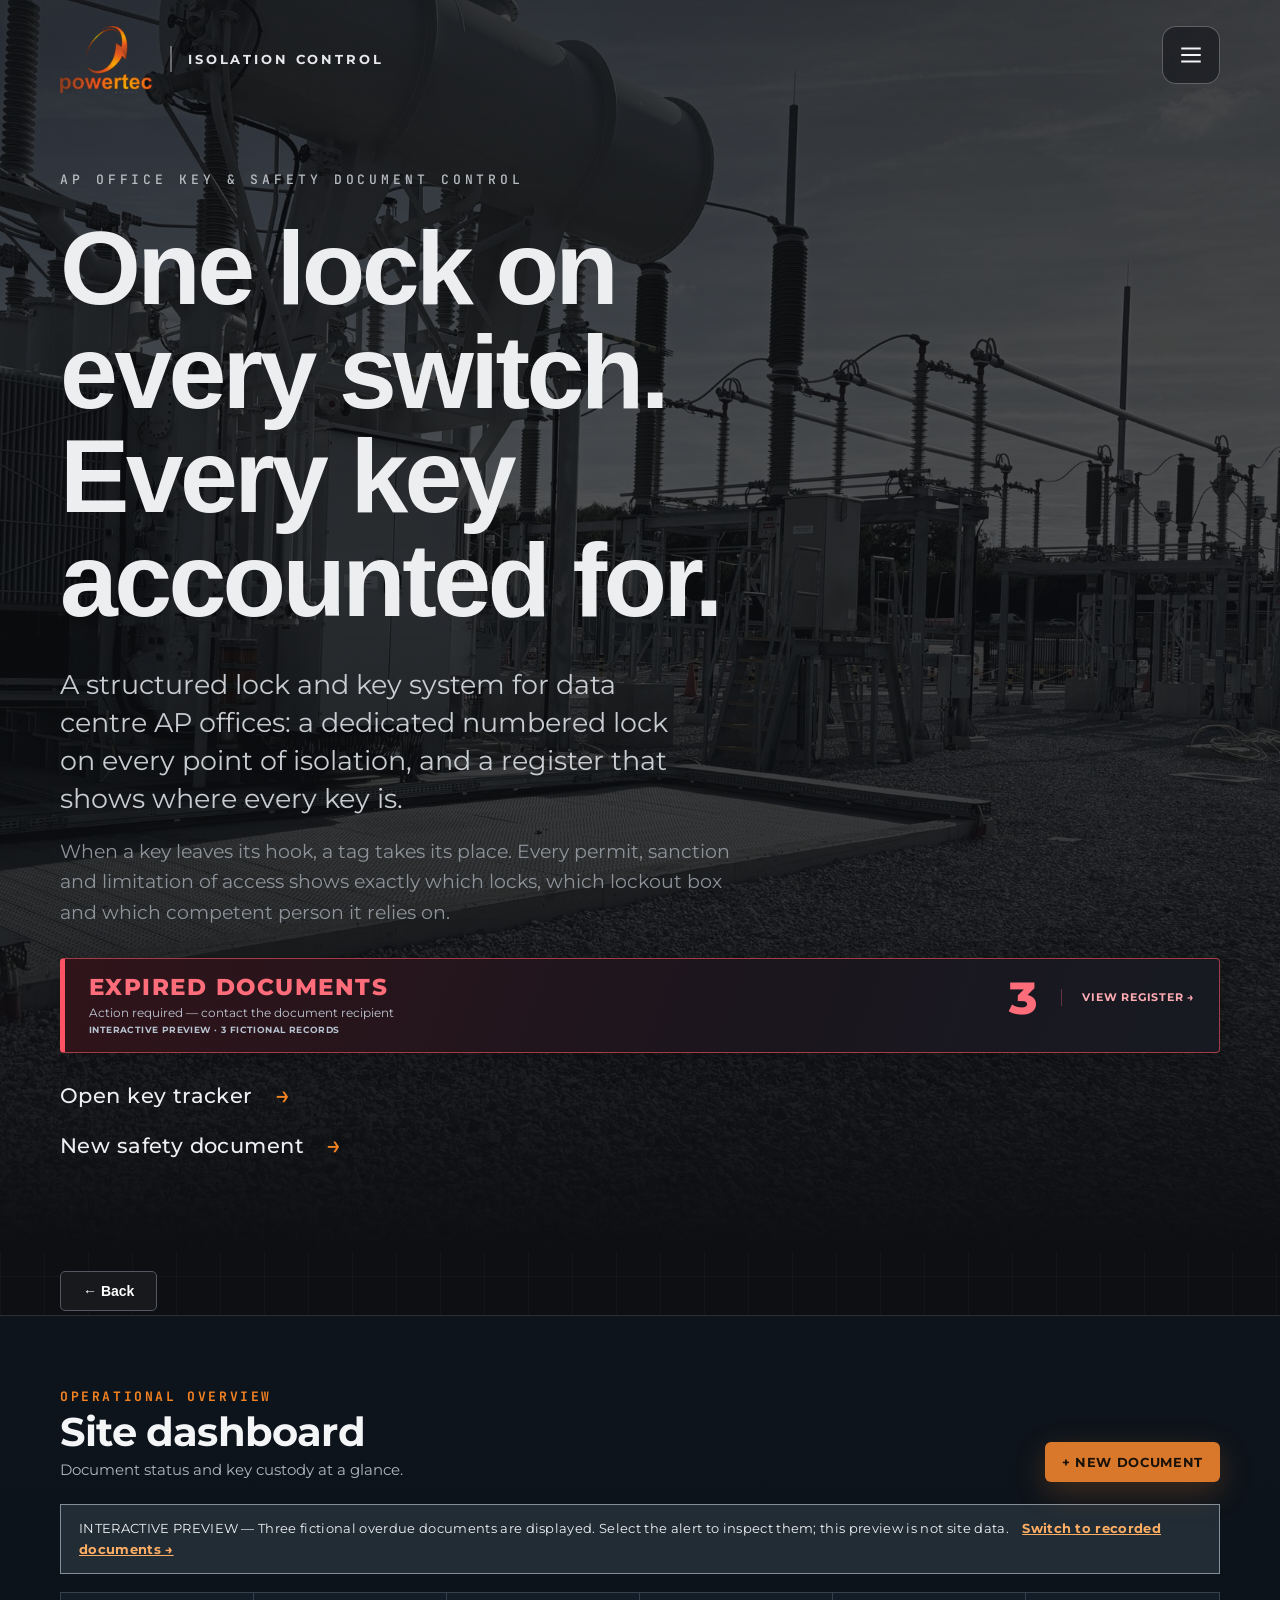
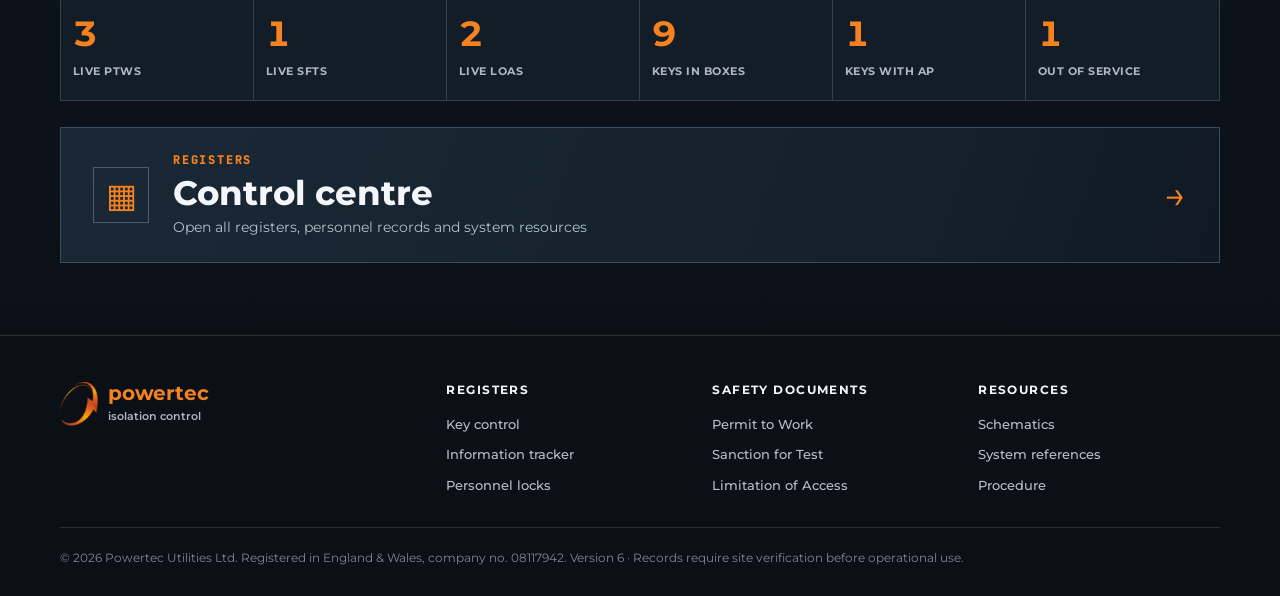
<file: index.html>
<!doctype html>
<html lang="en-GB">
<head>
<meta charset="utf-8">
<meta name="viewport" content="width=device-width, initial-scale=1, viewport-fit=cover">
<title>Powertec Isolation Control</title>
<meta name="description" content="AP office key, lock and safety document control: key, information, permit to work, sanction for test and limitation of access trackers.">
<meta name="theme-color" content="#0D0F12">
<link rel="icon" type="image/png" href="favicon.png">
<link rel="preconnect" href="https://fonts.googleapis.com">
<link rel="preconnect" href="https://fonts.gstatic.com" crossorigin>
<link rel="stylesheet" href="https://fonts.googleapis.com/css2?family=Montserrat:wght@400;500;600;700;800&family=JetBrains+Mono:wght@500;700&display=swap">
<link rel="stylesheet" href="styles.css?v=8">
</head>
<body data-page="home" data-root="">
<noscript>Powertec Isolation Control needs JavaScript switched on.</noscript>
<script src="app.js?v=8"></script>
</body>
</html>
</file>
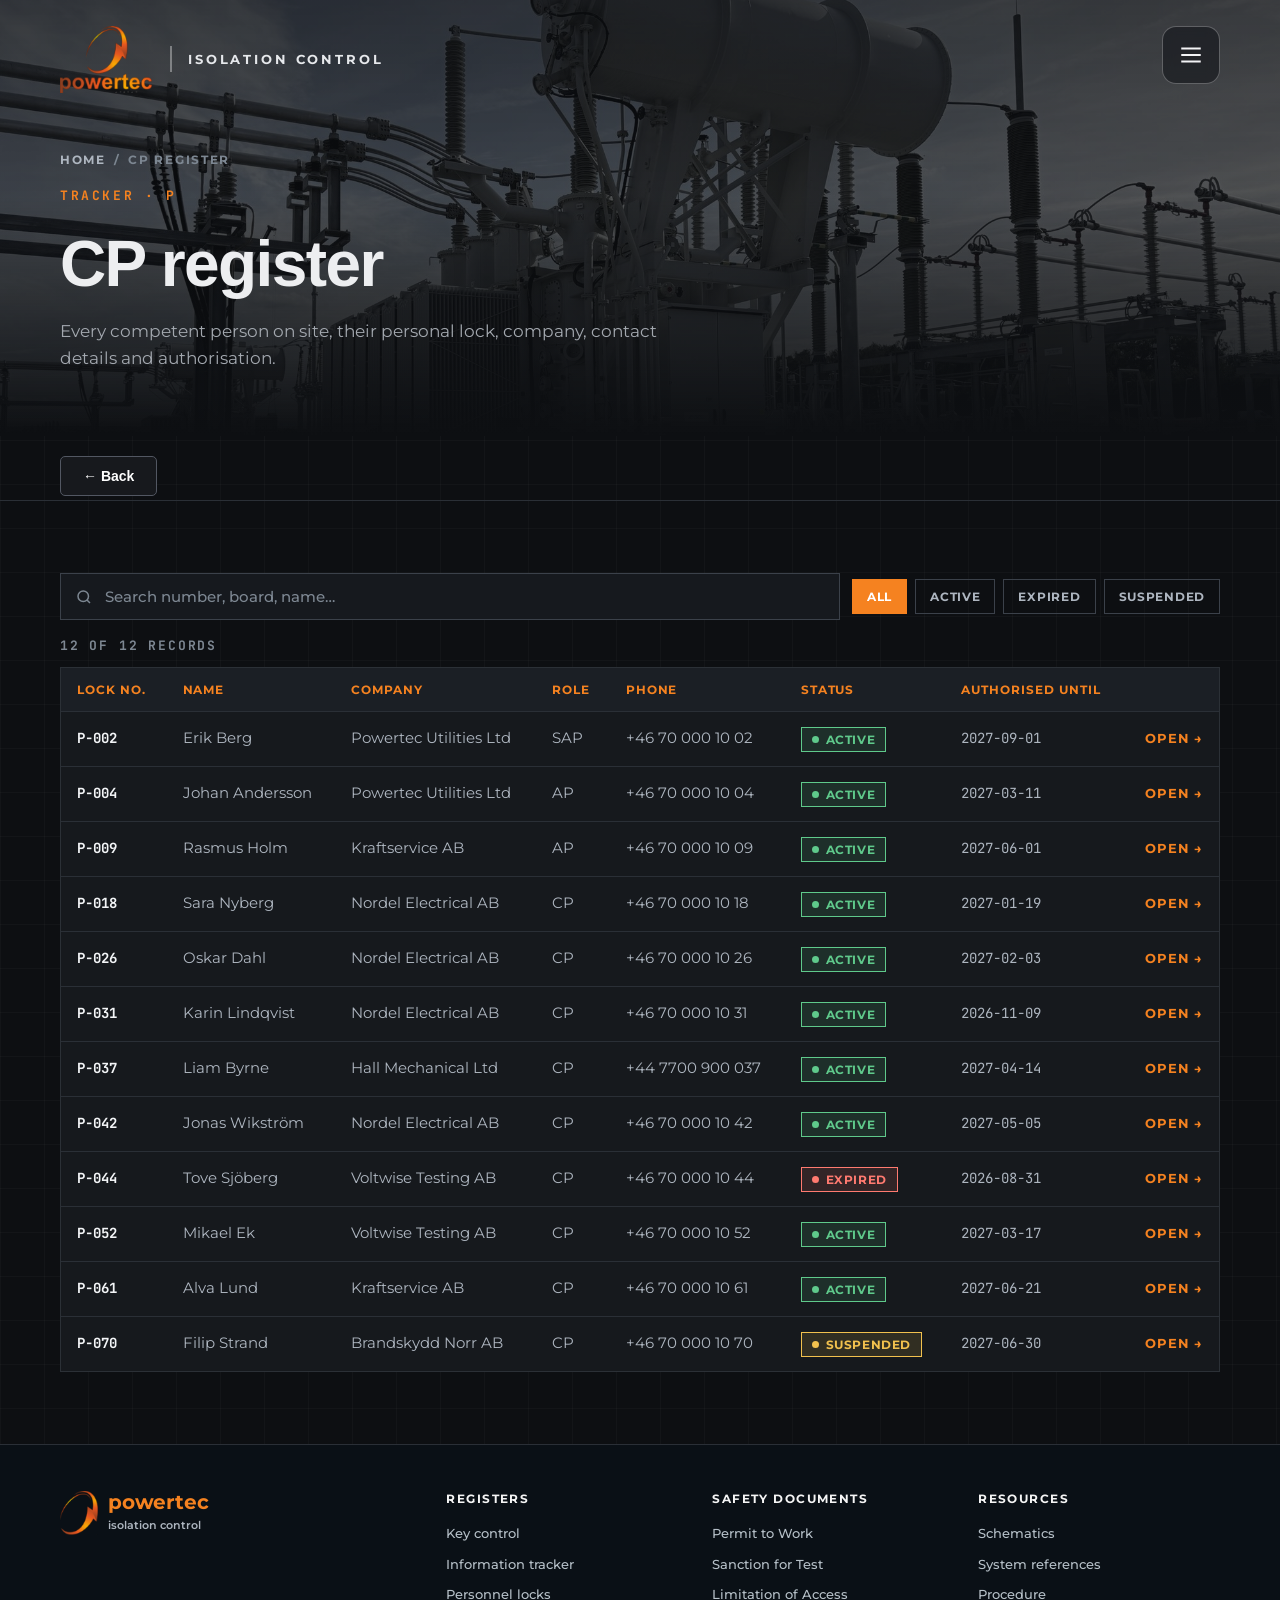
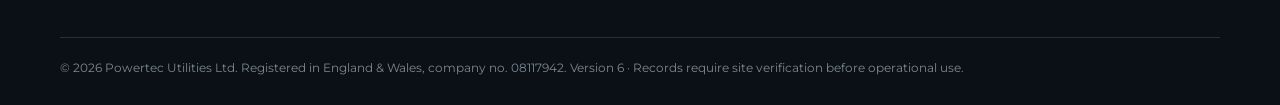
<file: cp.html>
<!doctype html>
<html lang="en-GB">
<head>
<meta charset="utf-8">
<meta name="viewport" content="width=device-width, initial-scale=1, viewport-fit=cover">
<title>CP Register · Powertec Isolation Control</title>
<meta name="theme-color" content="#0D0F12">
<link rel="icon" type="image/png" href="favicon.png">
<link rel="preconnect" href="https://fonts.googleapis.com">
<link rel="preconnect" href="https://fonts.gstatic.com" crossorigin>
<link rel="stylesheet" href="https://fonts.googleapis.com/css2?family=Montserrat:wght@400;500;600;700;800&family=JetBrains+Mono:wght@500;700&display=swap">
<link rel="stylesheet" href="styles.css?v=8">
</head>
<body data-page="cp" data-root="">
<noscript>Powertec Isolation Control needs JavaScript switched on.</noscript>
<script src="app.js?v=8"></script>
</body>
</html>
</file>
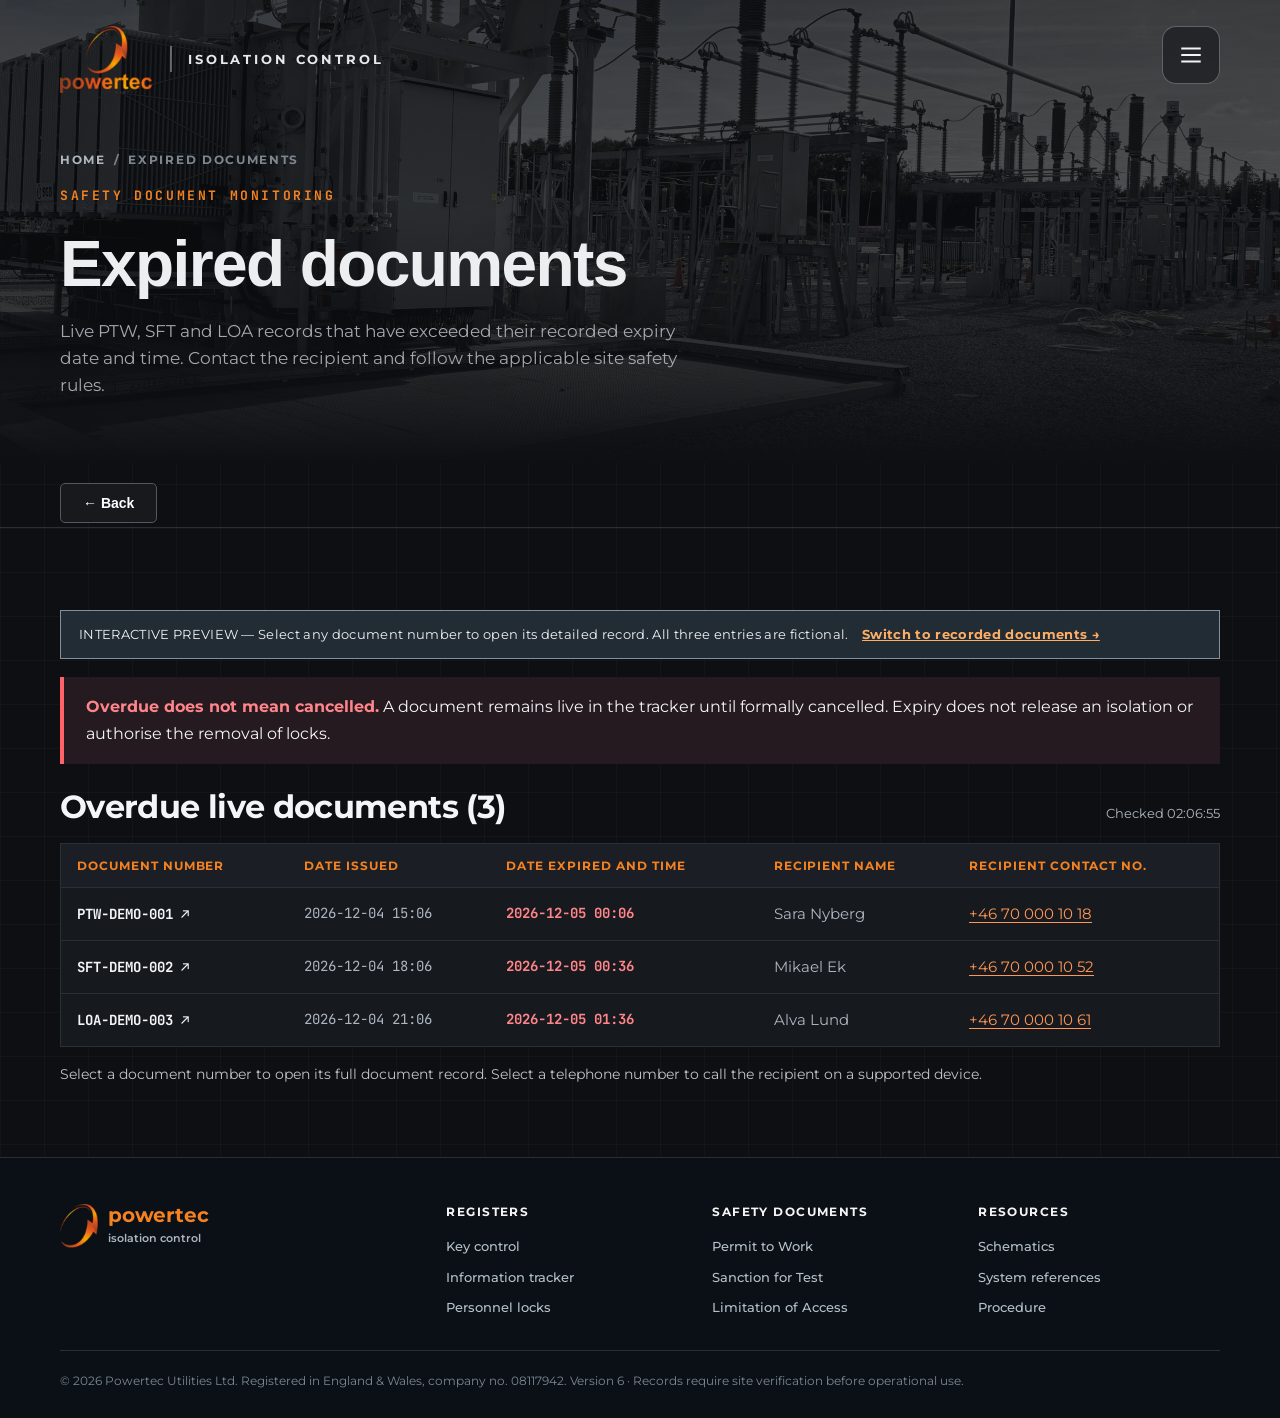
<file: expired.html>
<!doctype html>
<html lang="en-GB">
<head>
<meta charset="utf-8">
<meta name="viewport" content="width=device-width, initial-scale=1, viewport-fit=cover">
<title>Expired Documents | Powertec Isolation Control</title>
<meta name="description" content="AP office key, lock and safety document control: key, information, permit to work, sanction for test and limitation of access trackers.">
<meta name="theme-color" content="#0D0F12">
<link rel="icon" type="image/png" href="favicon.png">
<link rel="preconnect" href="https://fonts.googleapis.com">
<link rel="preconnect" href="https://fonts.gstatic.com" crossorigin>
<link rel="stylesheet" href="https://fonts.googleapis.com/css2?family=Montserrat:wght@400;500;600;700;800&family=JetBrains+Mono:wght@500;700&display=swap">
<link rel="stylesheet" href="styles.css?v=8">
</head>
<body data-page="expired" data-root="">
<noscript>Powertec Isolation Control needs JavaScript switched on.</noscript>
<script src="app.js?v=8"></script>
</body>
</html>
</file>
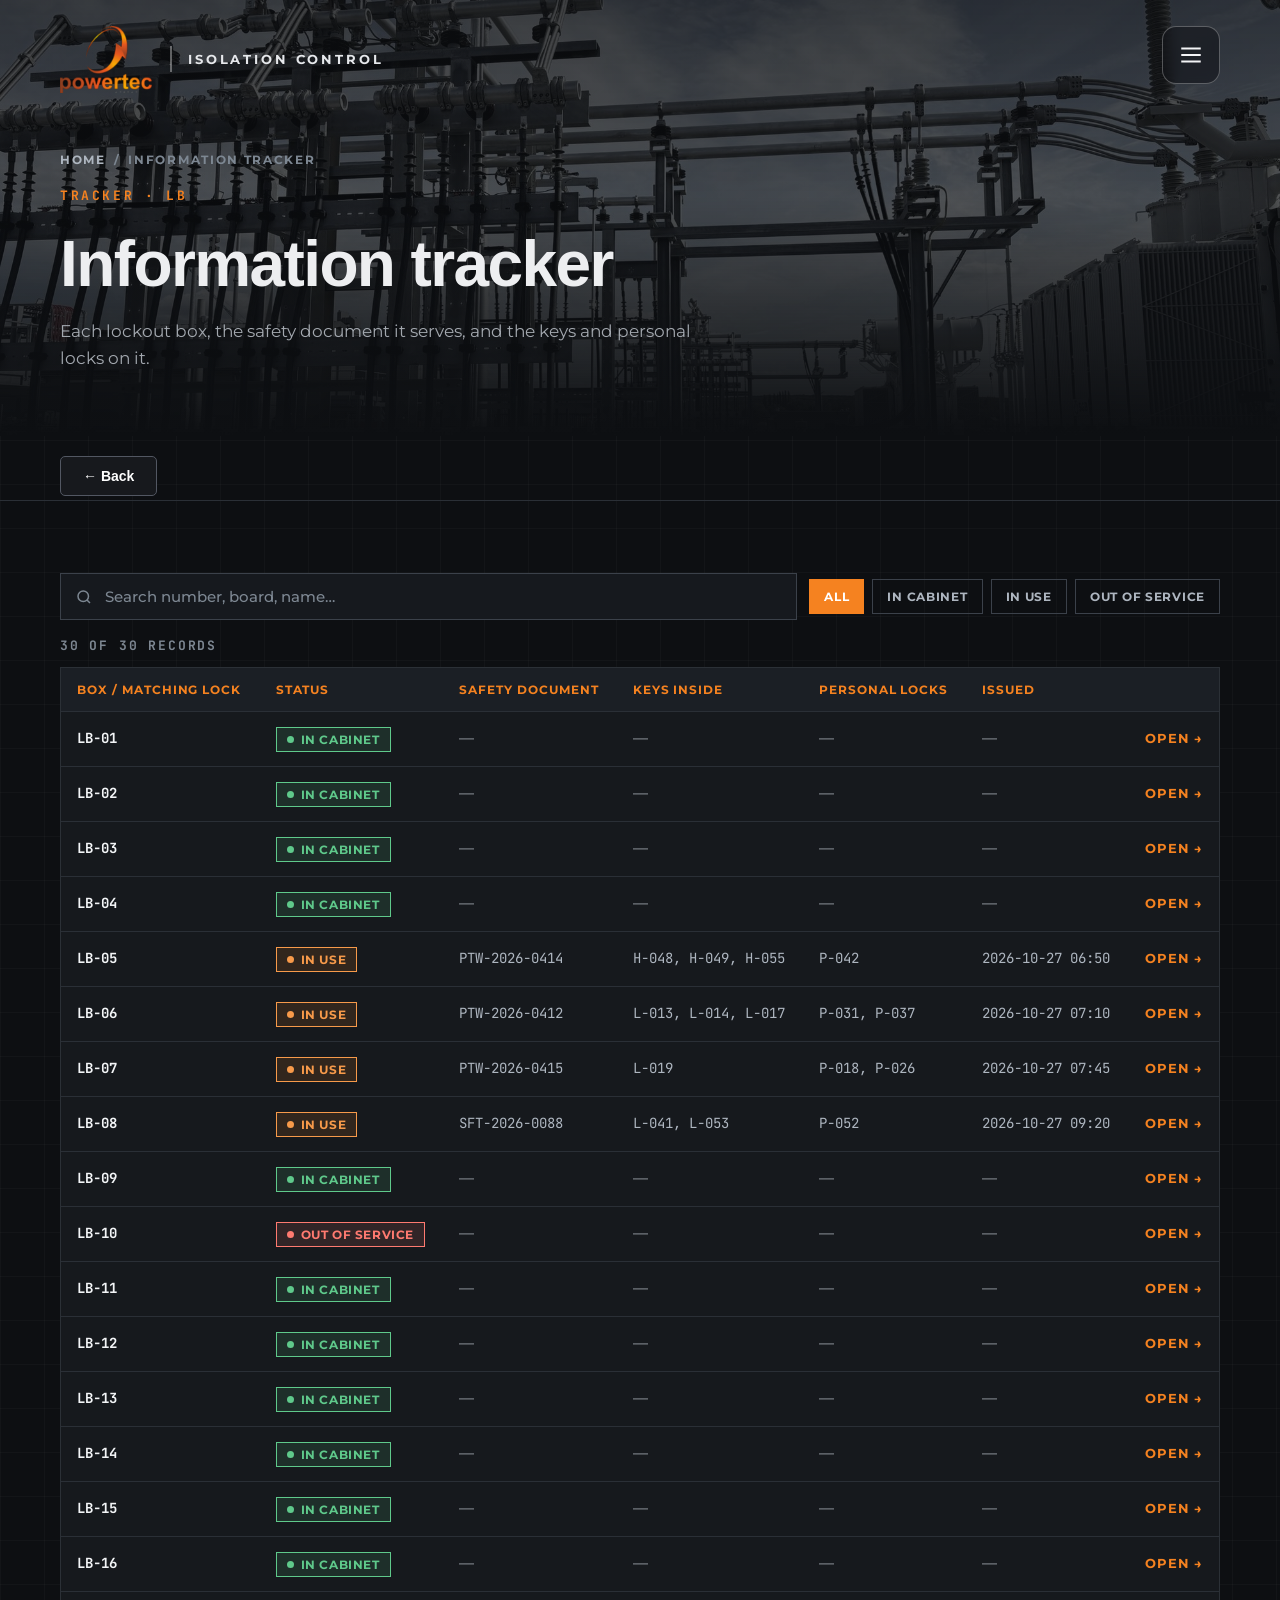
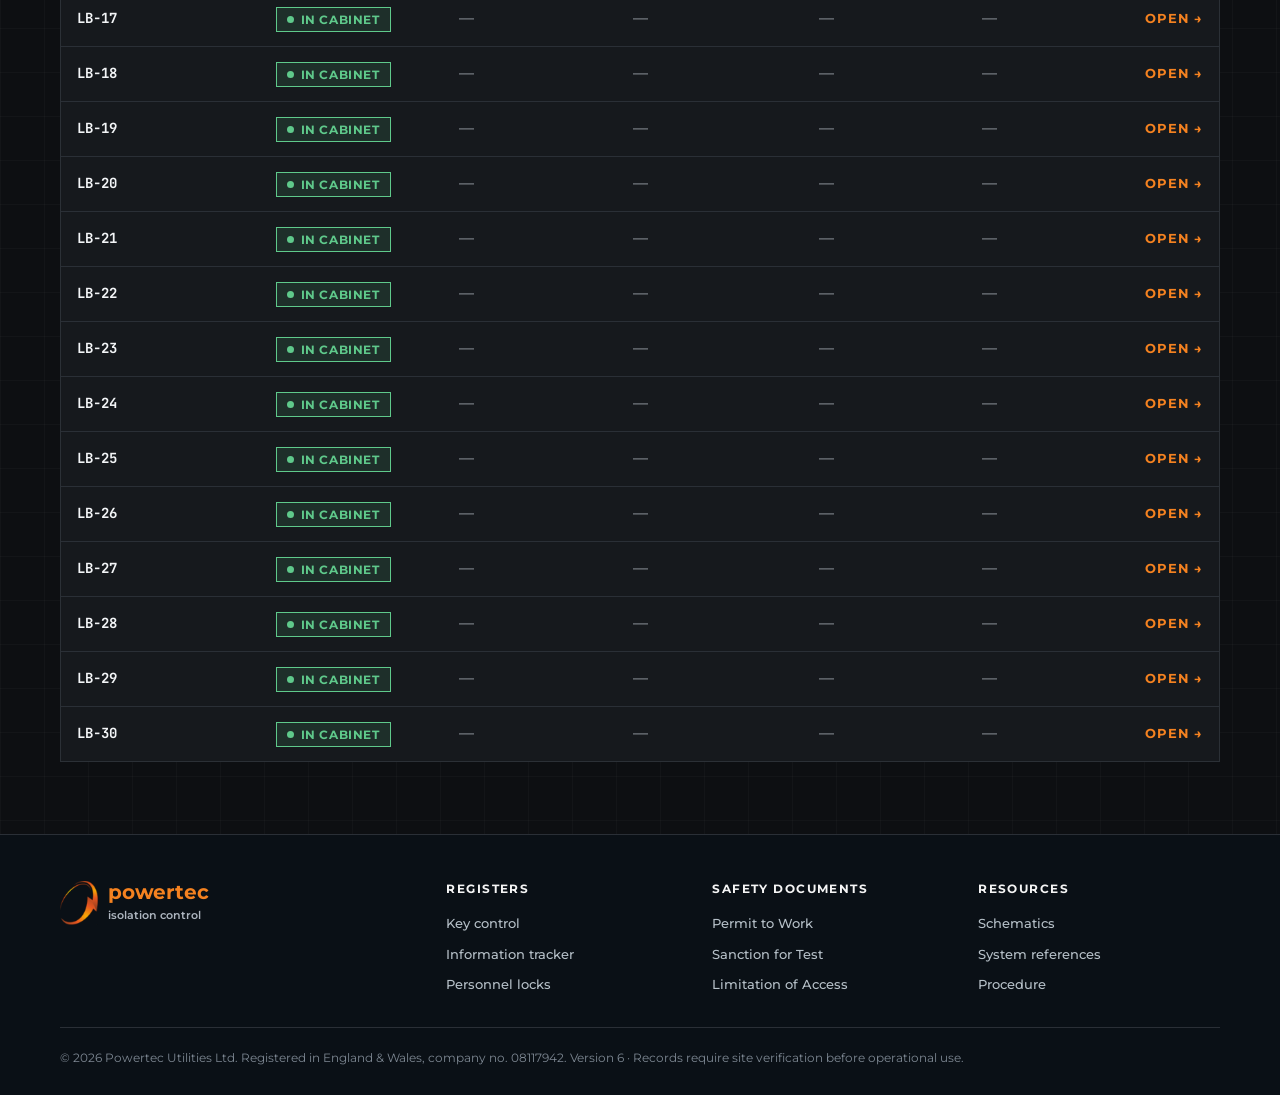
<file: info.html>
<!doctype html>
<html lang="en-GB">
<head>
<meta charset="utf-8">
<meta name="viewport" content="width=device-width, initial-scale=1, viewport-fit=cover">
<title>Information Tracker · Powertec Isolation Control</title>
<meta name="theme-color" content="#0D0F12">
<link rel="icon" type="image/png" href="favicon.png">
<link rel="preconnect" href="https://fonts.googleapis.com">
<link rel="preconnect" href="https://fonts.gstatic.com" crossorigin>
<link rel="stylesheet" href="https://fonts.googleapis.com/css2?family=Montserrat:wght@400;500;600;700;800&family=JetBrains+Mono:wght@500;700&display=swap">
<link rel="stylesheet" href="styles.css?v=8">
</head>
<body data-page="info" data-root="">
<noscript>Powertec Isolation Control needs JavaScript switched on.</noscript>
<script src="app.js?v=8"></script>
</body>
</html>
</file>
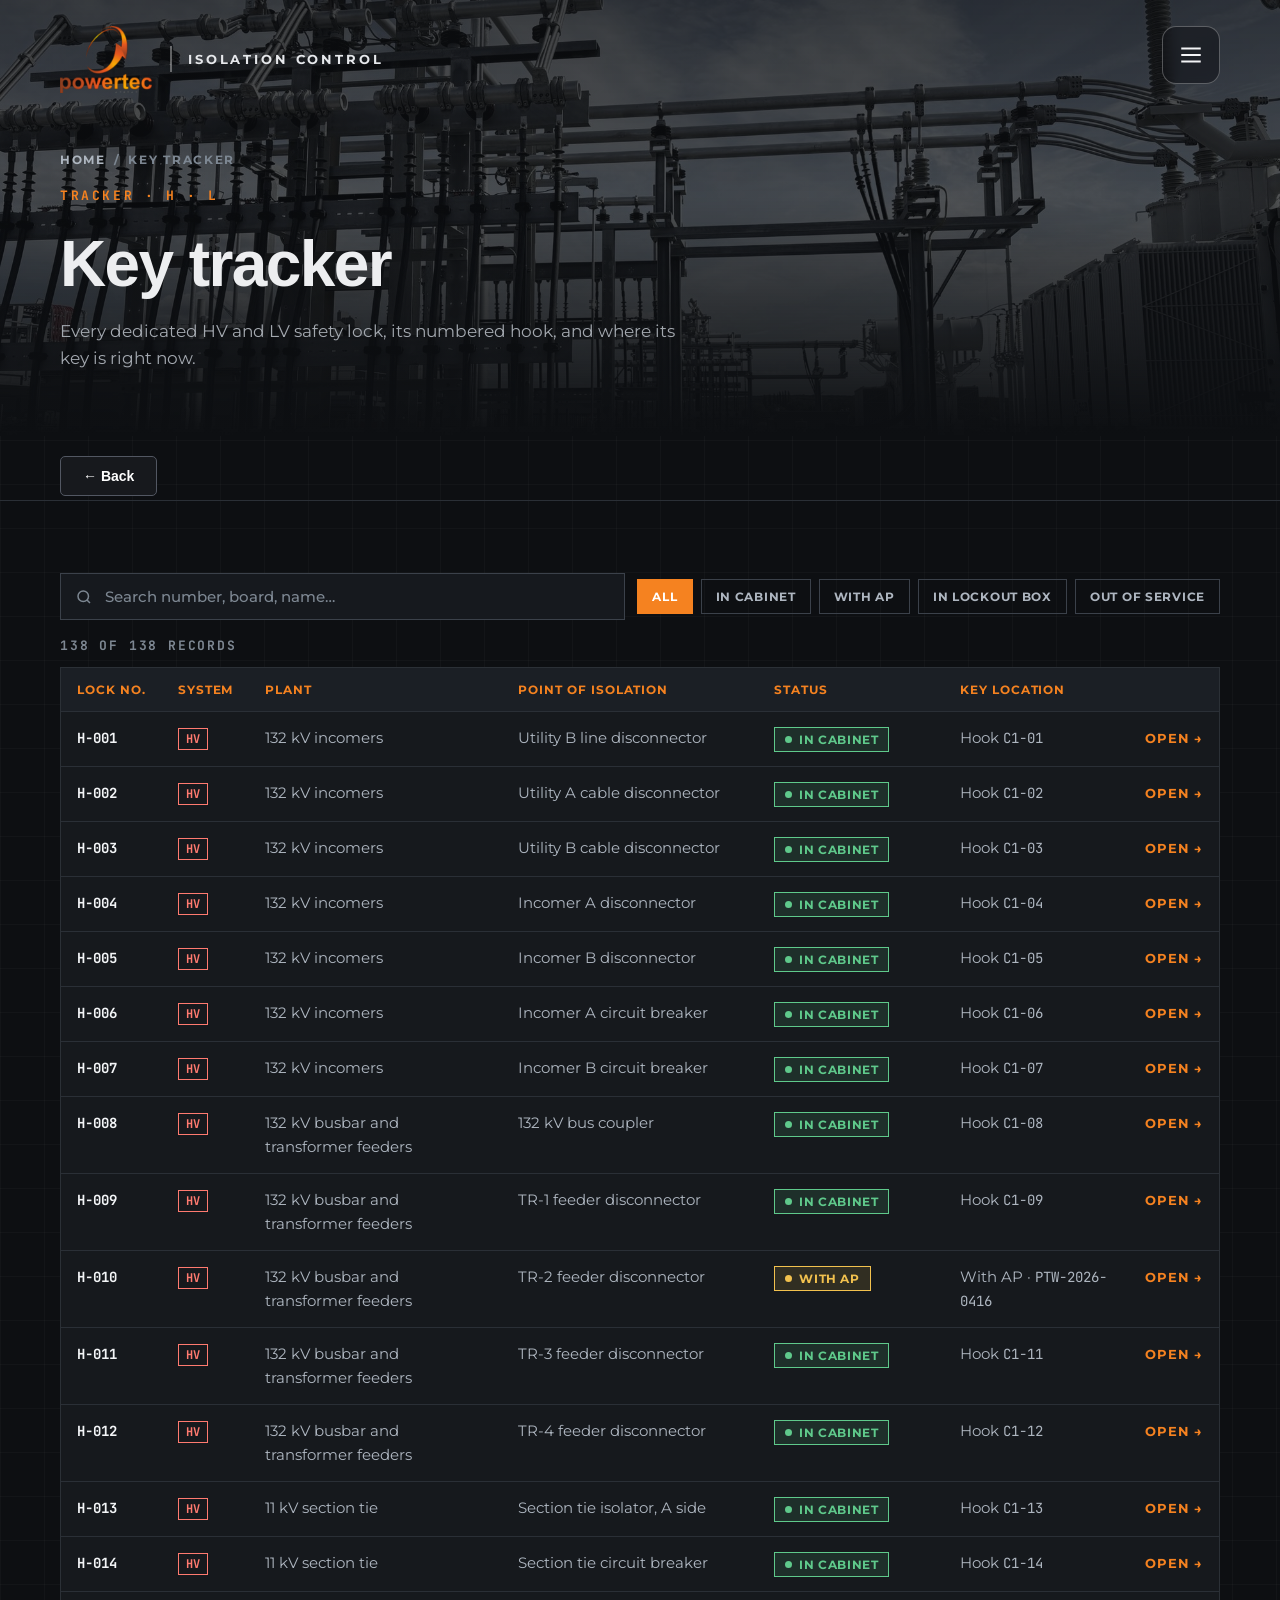
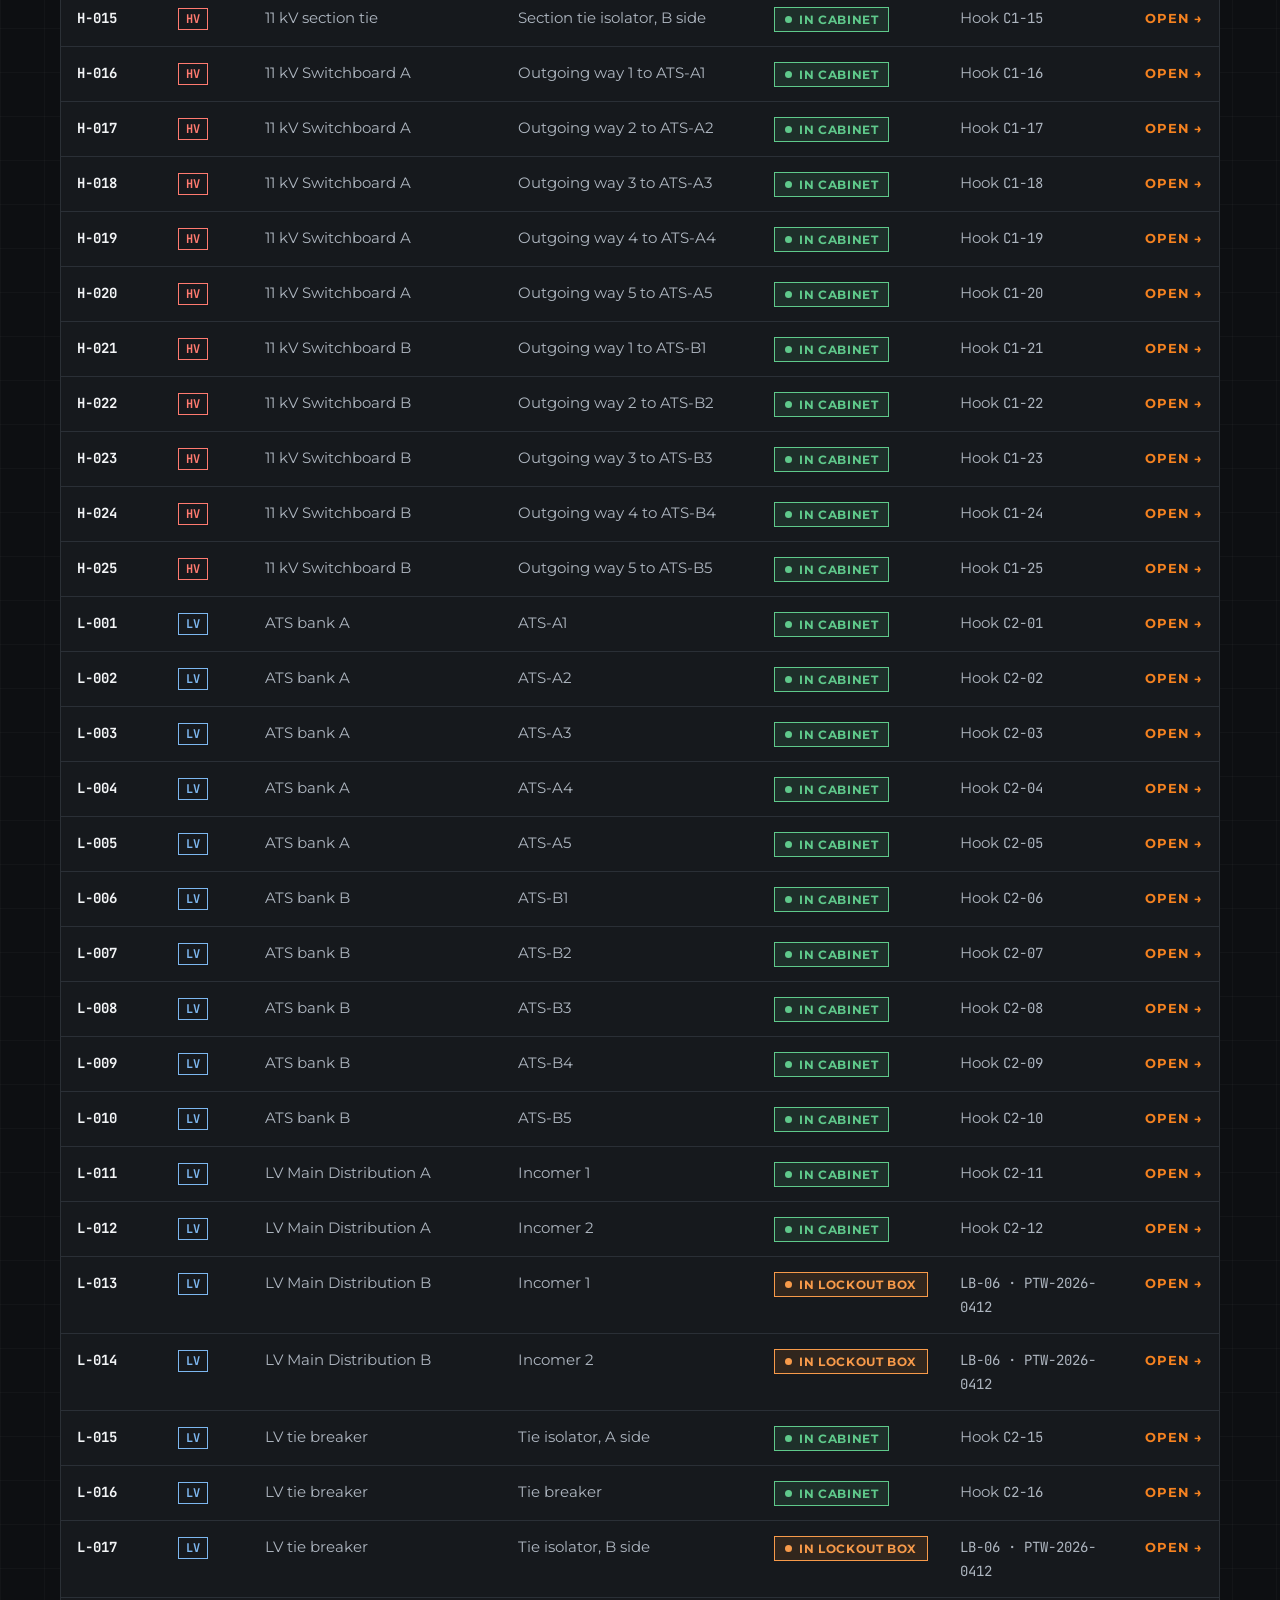
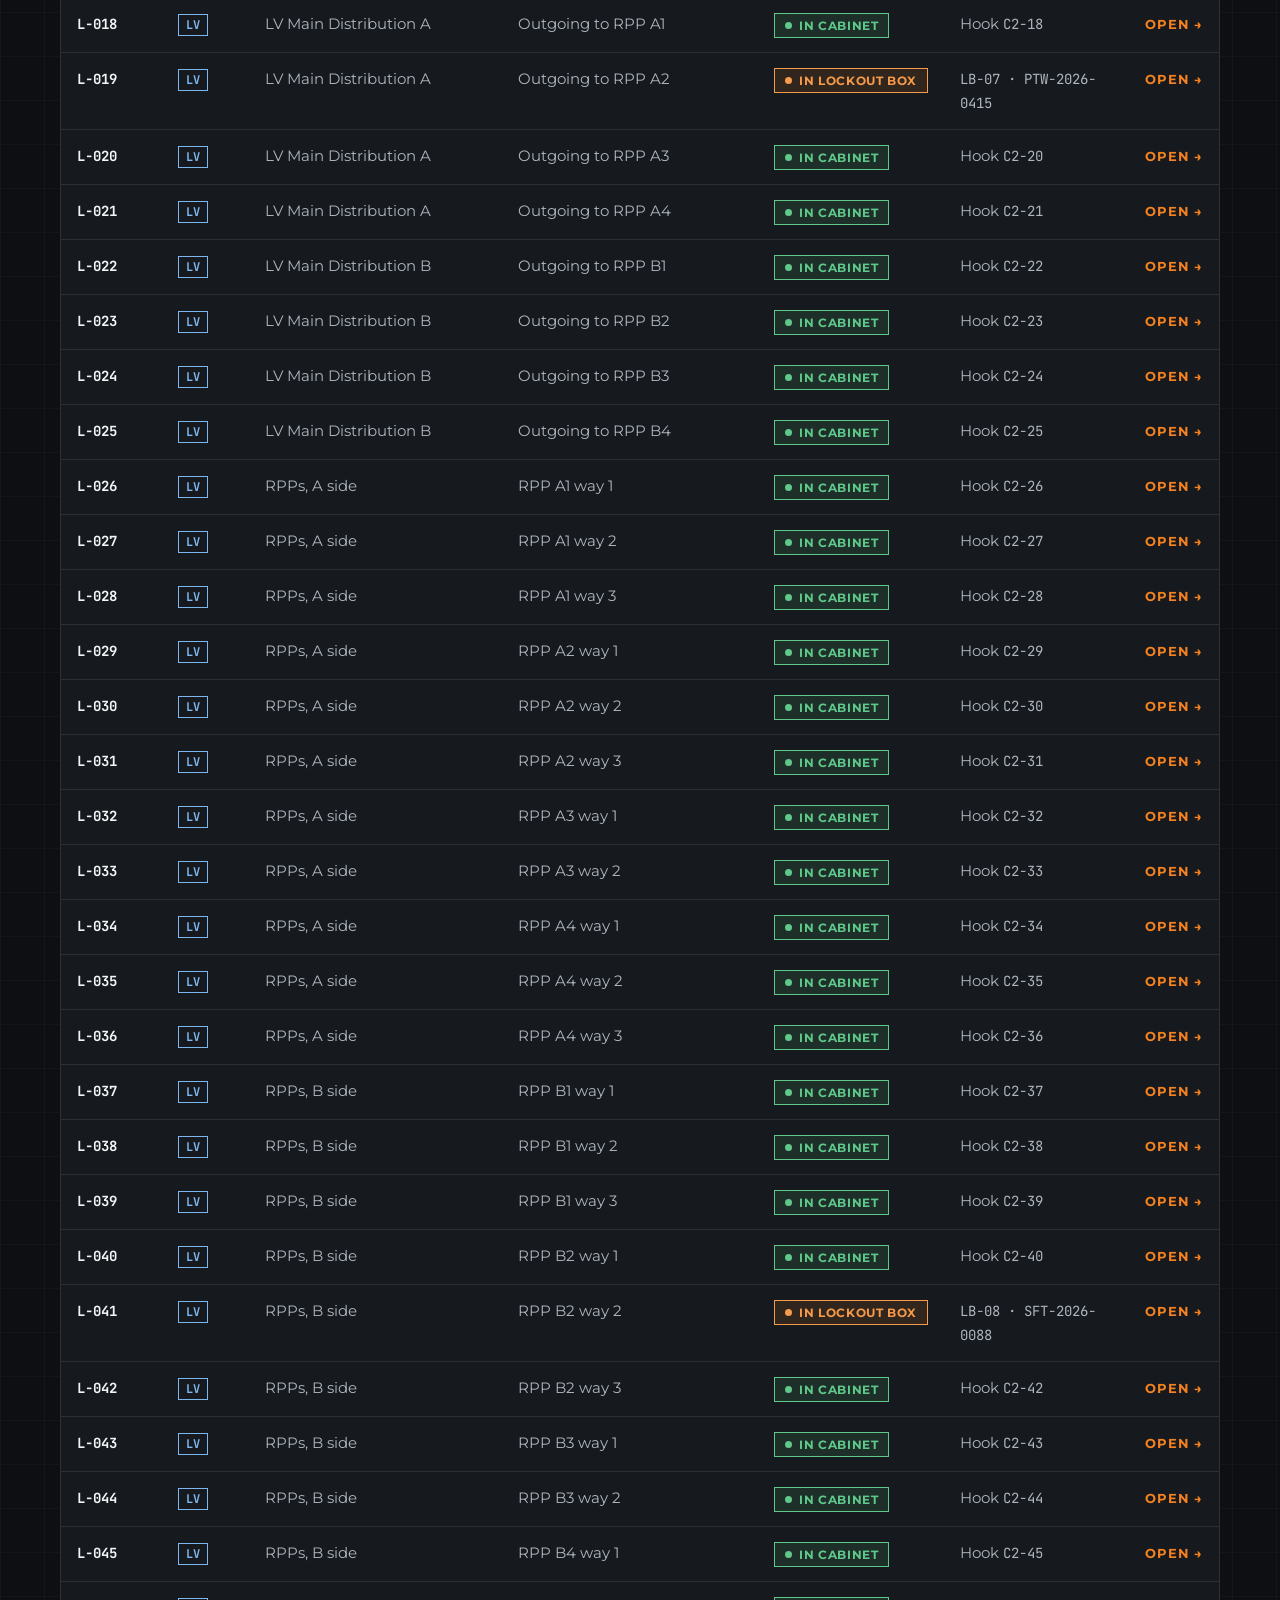
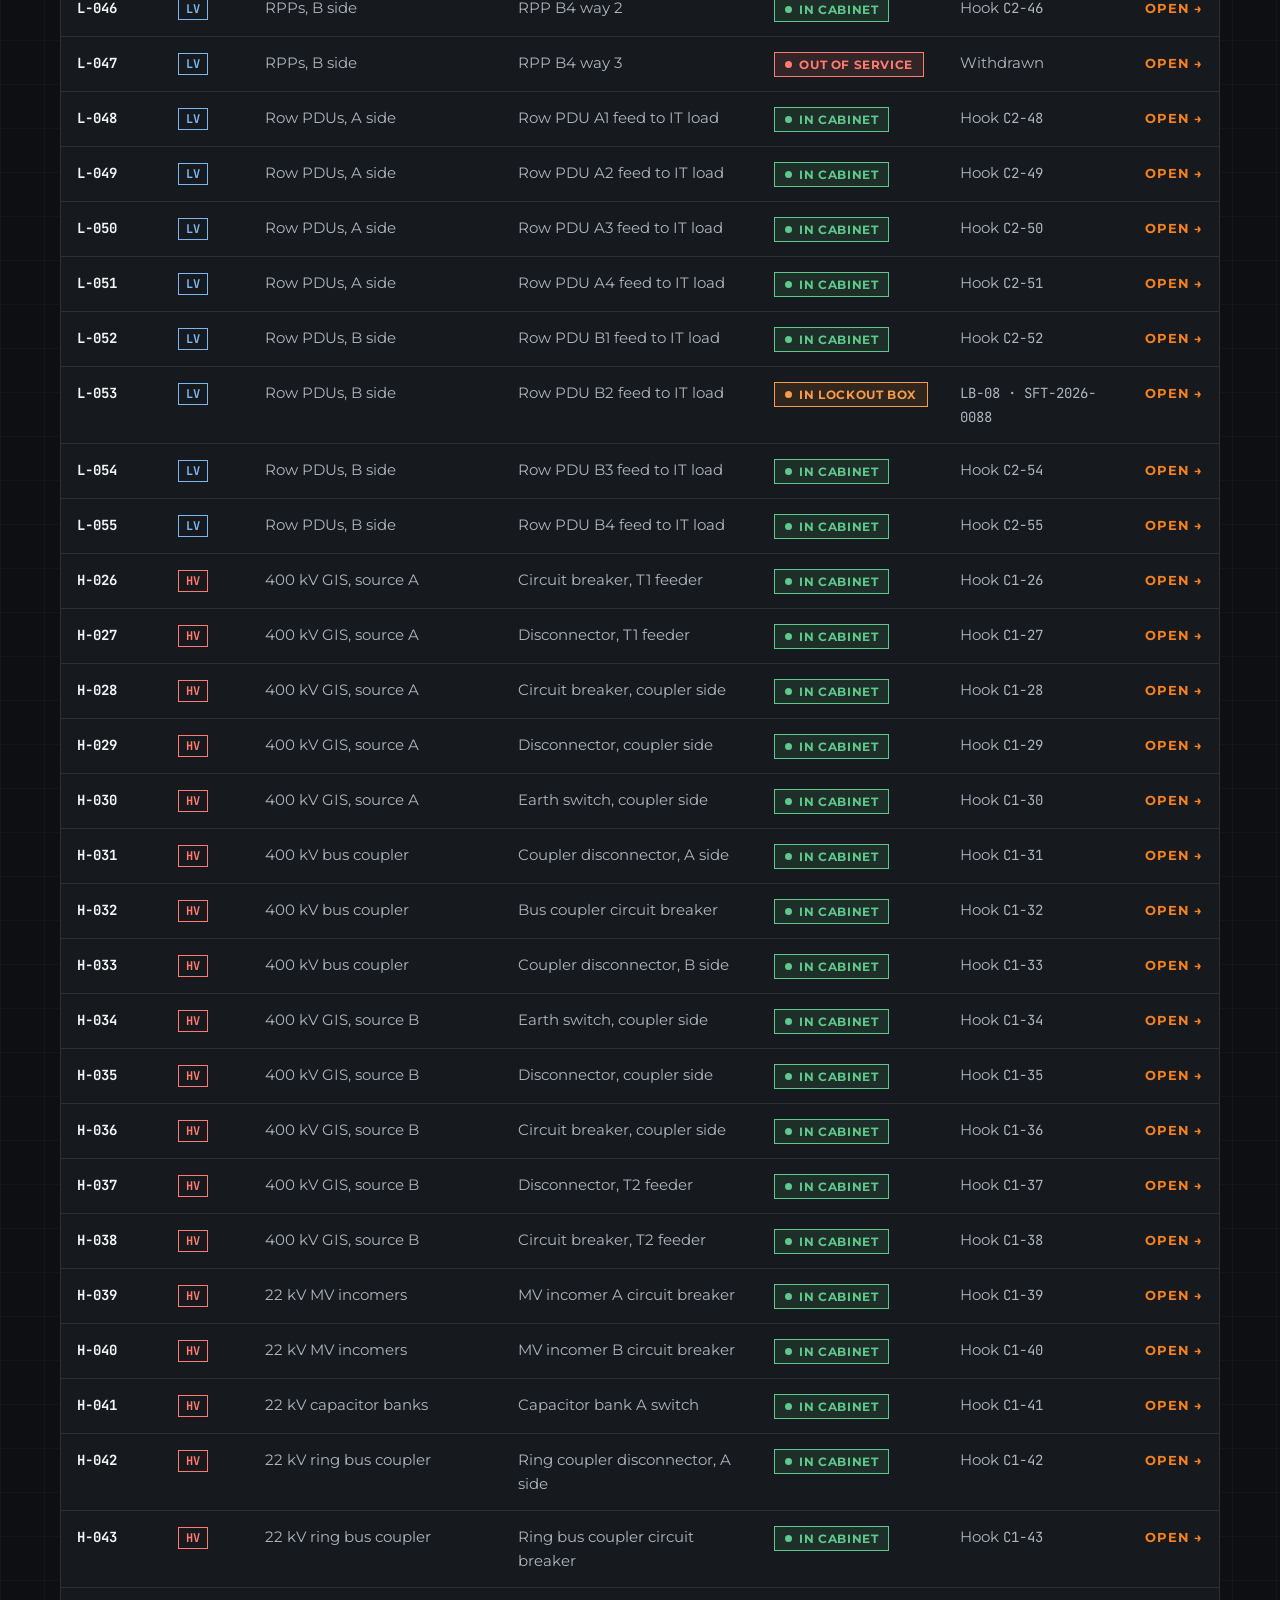
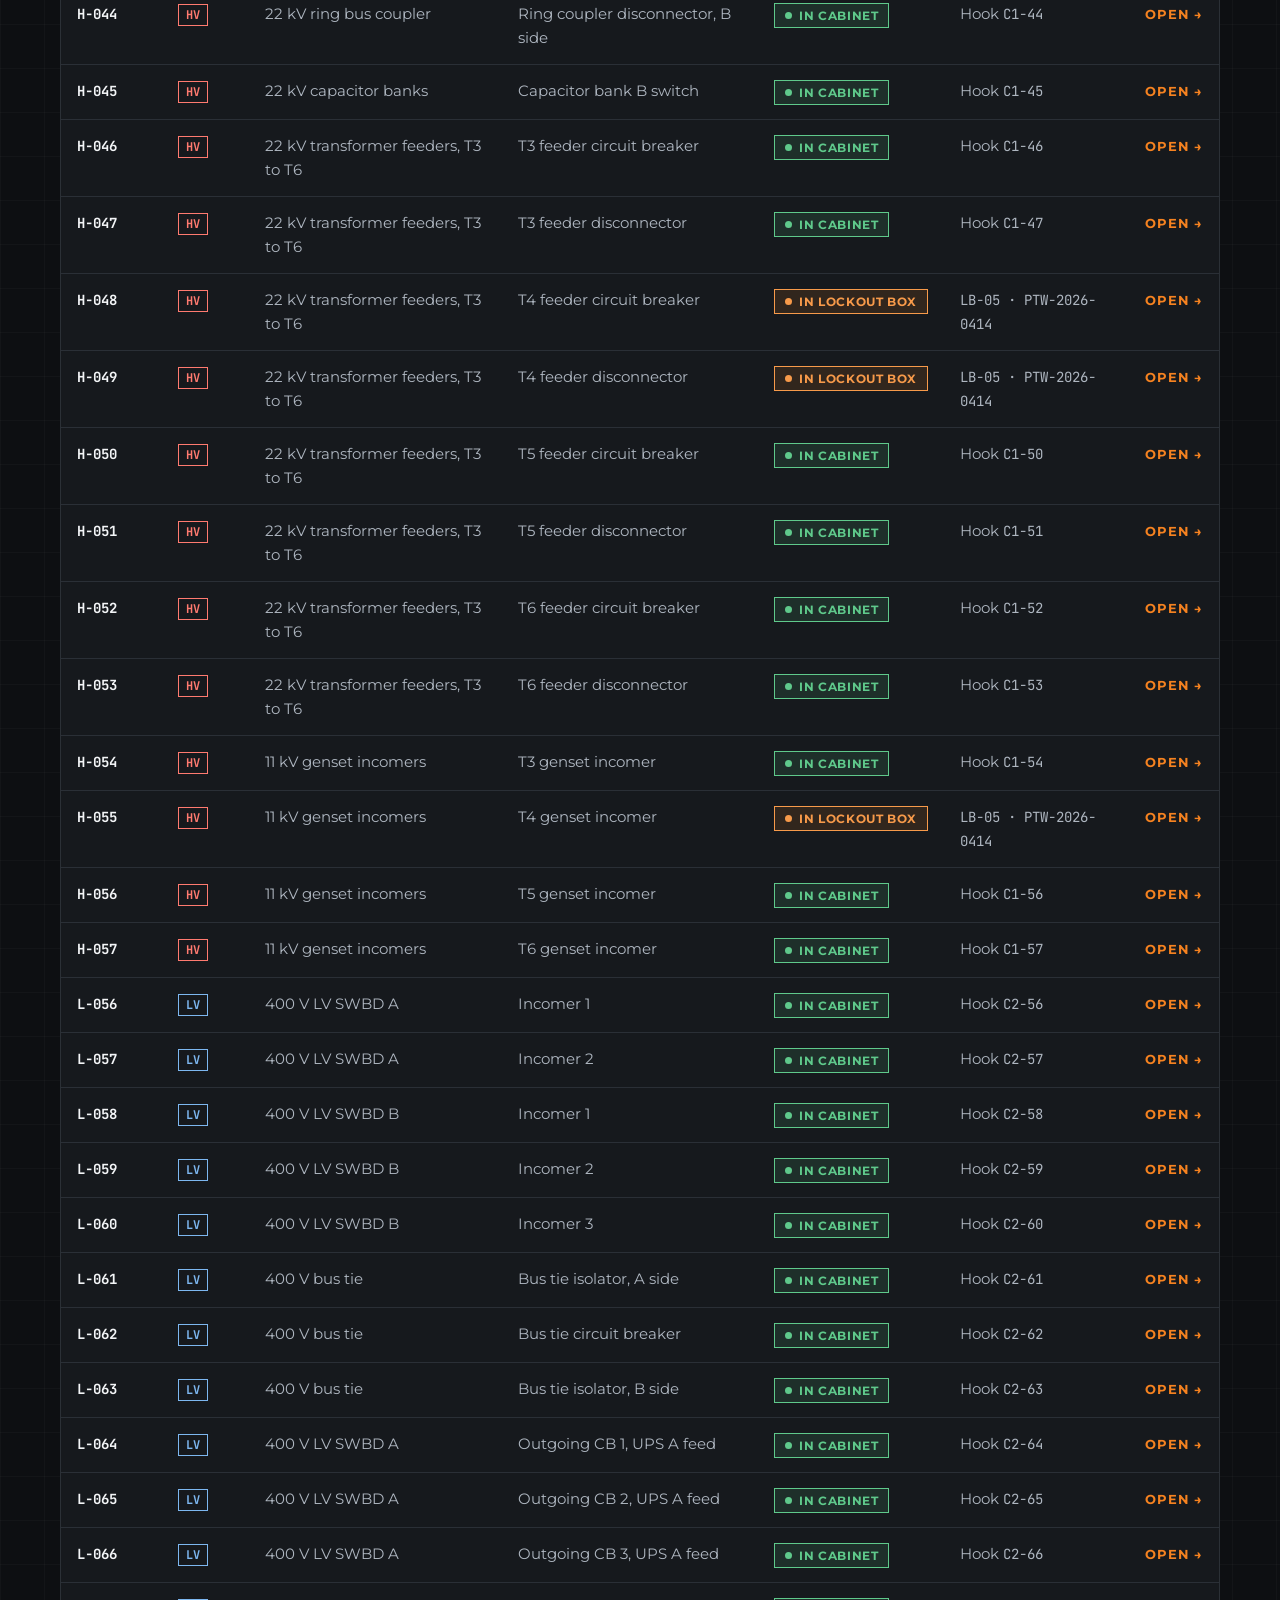
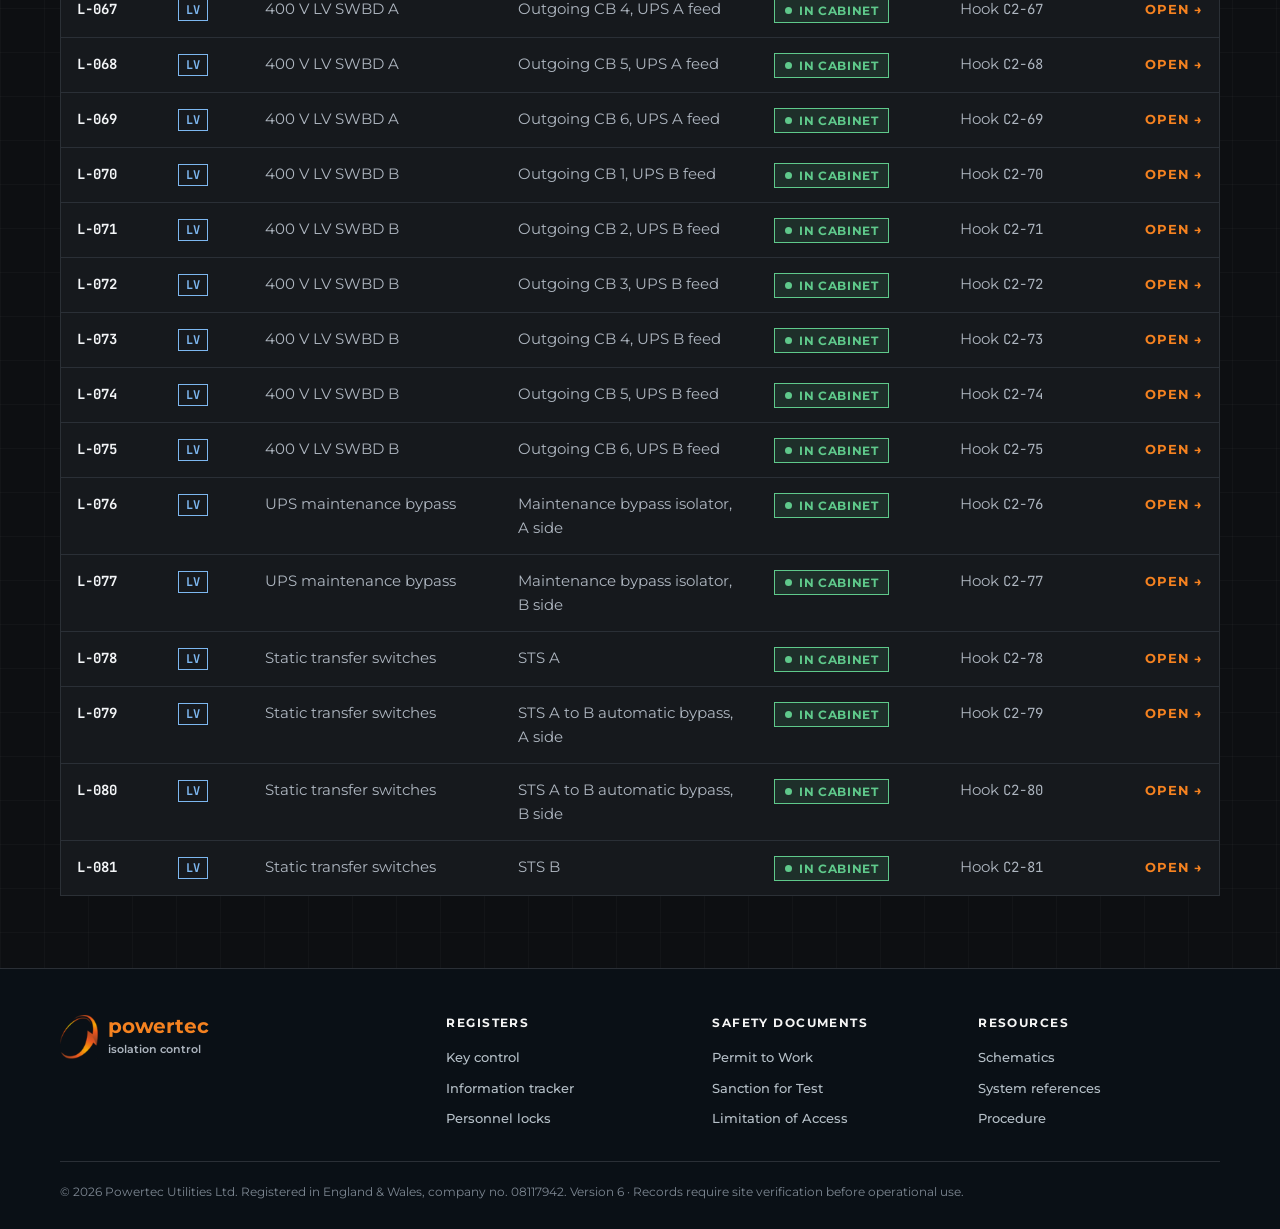
<file: keys.html>
<!doctype html>
<html lang="en-GB">
<head>
<meta charset="utf-8">
<meta name="viewport" content="width=device-width, initial-scale=1, viewport-fit=cover">
<title>Key Tracker · Powertec Isolation Control</title>
<meta name="theme-color" content="#0D0F12">
<link rel="icon" type="image/png" href="favicon.png">
<link rel="preconnect" href="https://fonts.googleapis.com">
<link rel="preconnect" href="https://fonts.gstatic.com" crossorigin>
<link rel="stylesheet" href="https://fonts.googleapis.com/css2?family=Montserrat:wght@400;500;600;700;800&family=JetBrains+Mono:wght@500;700&display=swap">
<link rel="stylesheet" href="styles.css?v=8">
</head>
<body data-page="keys" data-root="">
<noscript>Powertec Isolation Control needs JavaScript switched on.</noscript>
<script src="app.js?v=8"></script>
</body>
</html>
</file>
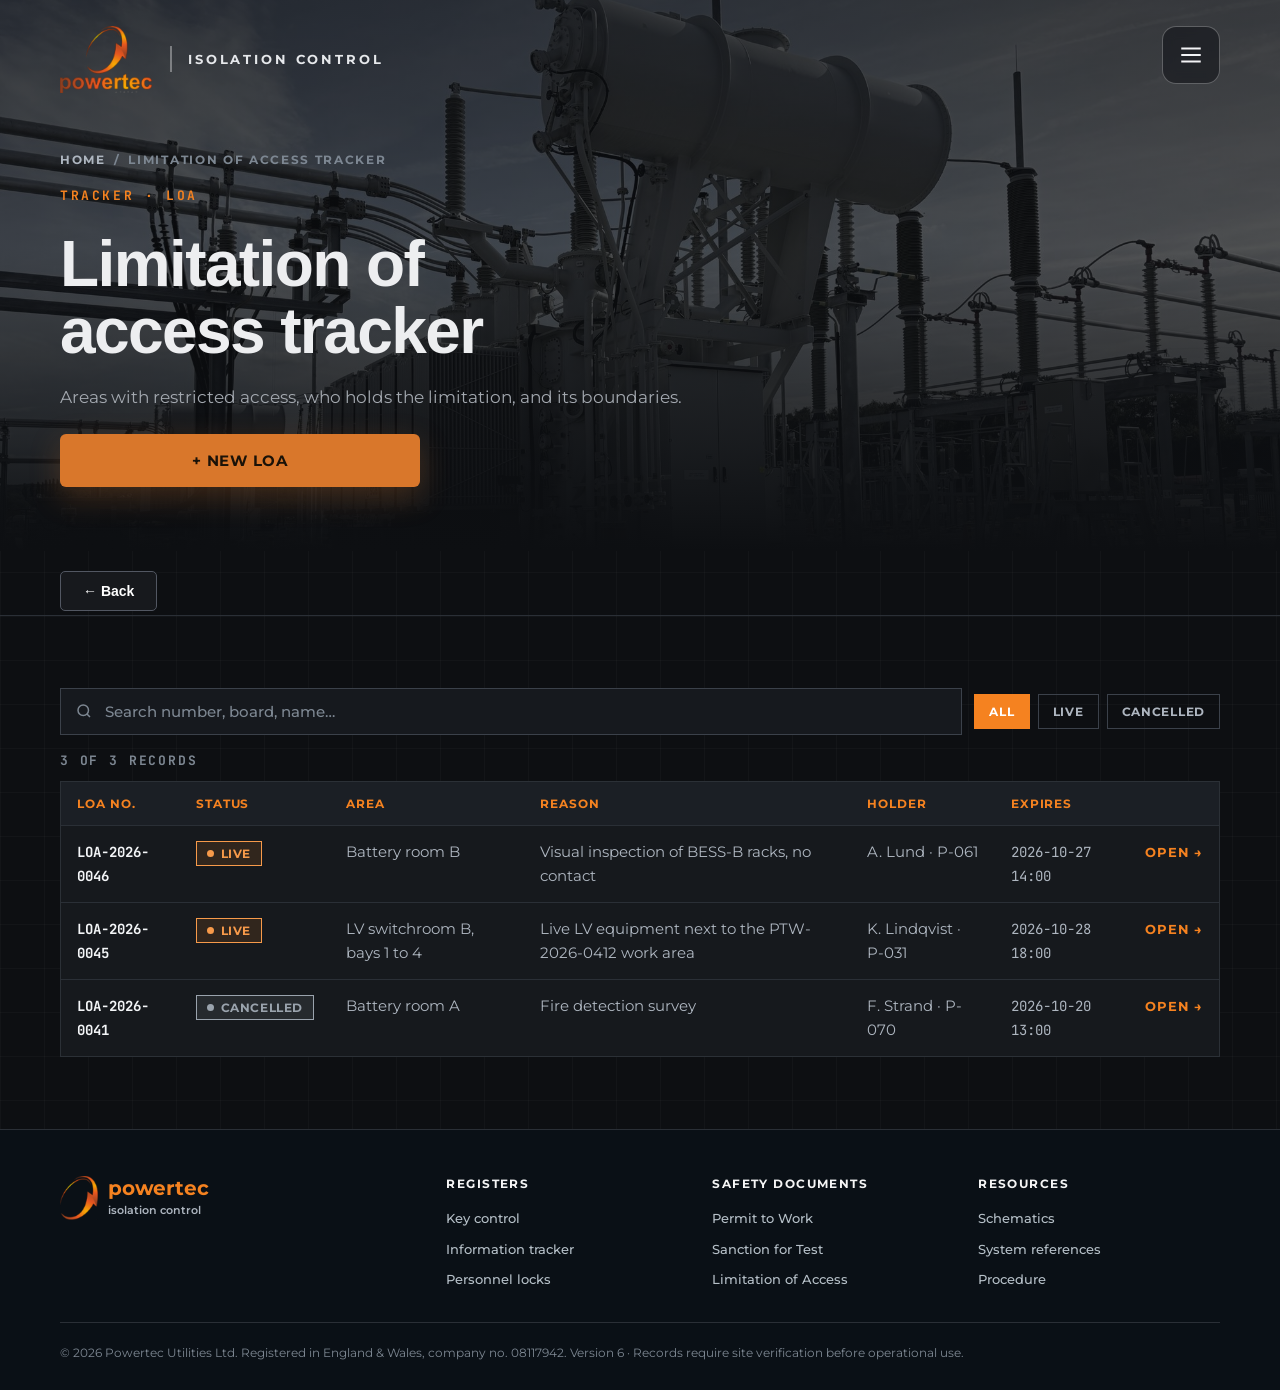
<file: loa.html>
<!doctype html>
<html lang="en-GB">
<head>
<meta charset="utf-8">
<meta name="viewport" content="width=device-width, initial-scale=1, viewport-fit=cover">
<title>Limitation of Access Tracker · Powertec Isolation Control</title>
<meta name="theme-color" content="#0D0F12">
<link rel="icon" type="image/png" href="favicon.png">
<link rel="preconnect" href="https://fonts.googleapis.com">
<link rel="preconnect" href="https://fonts.gstatic.com" crossorigin>
<link rel="stylesheet" href="https://fonts.googleapis.com/css2?family=Montserrat:wght@400;500;600;700;800&family=JetBrains+Mono:wght@500;700&display=swap">
<link rel="stylesheet" href="styles.css?v=8">
</head>
<body data-page="loa" data-root="">
<noscript>Powertec Isolation Control needs JavaScript switched on.</noscript>
<script src="app.js?v=8"></script>
</body>
</html>
</file>
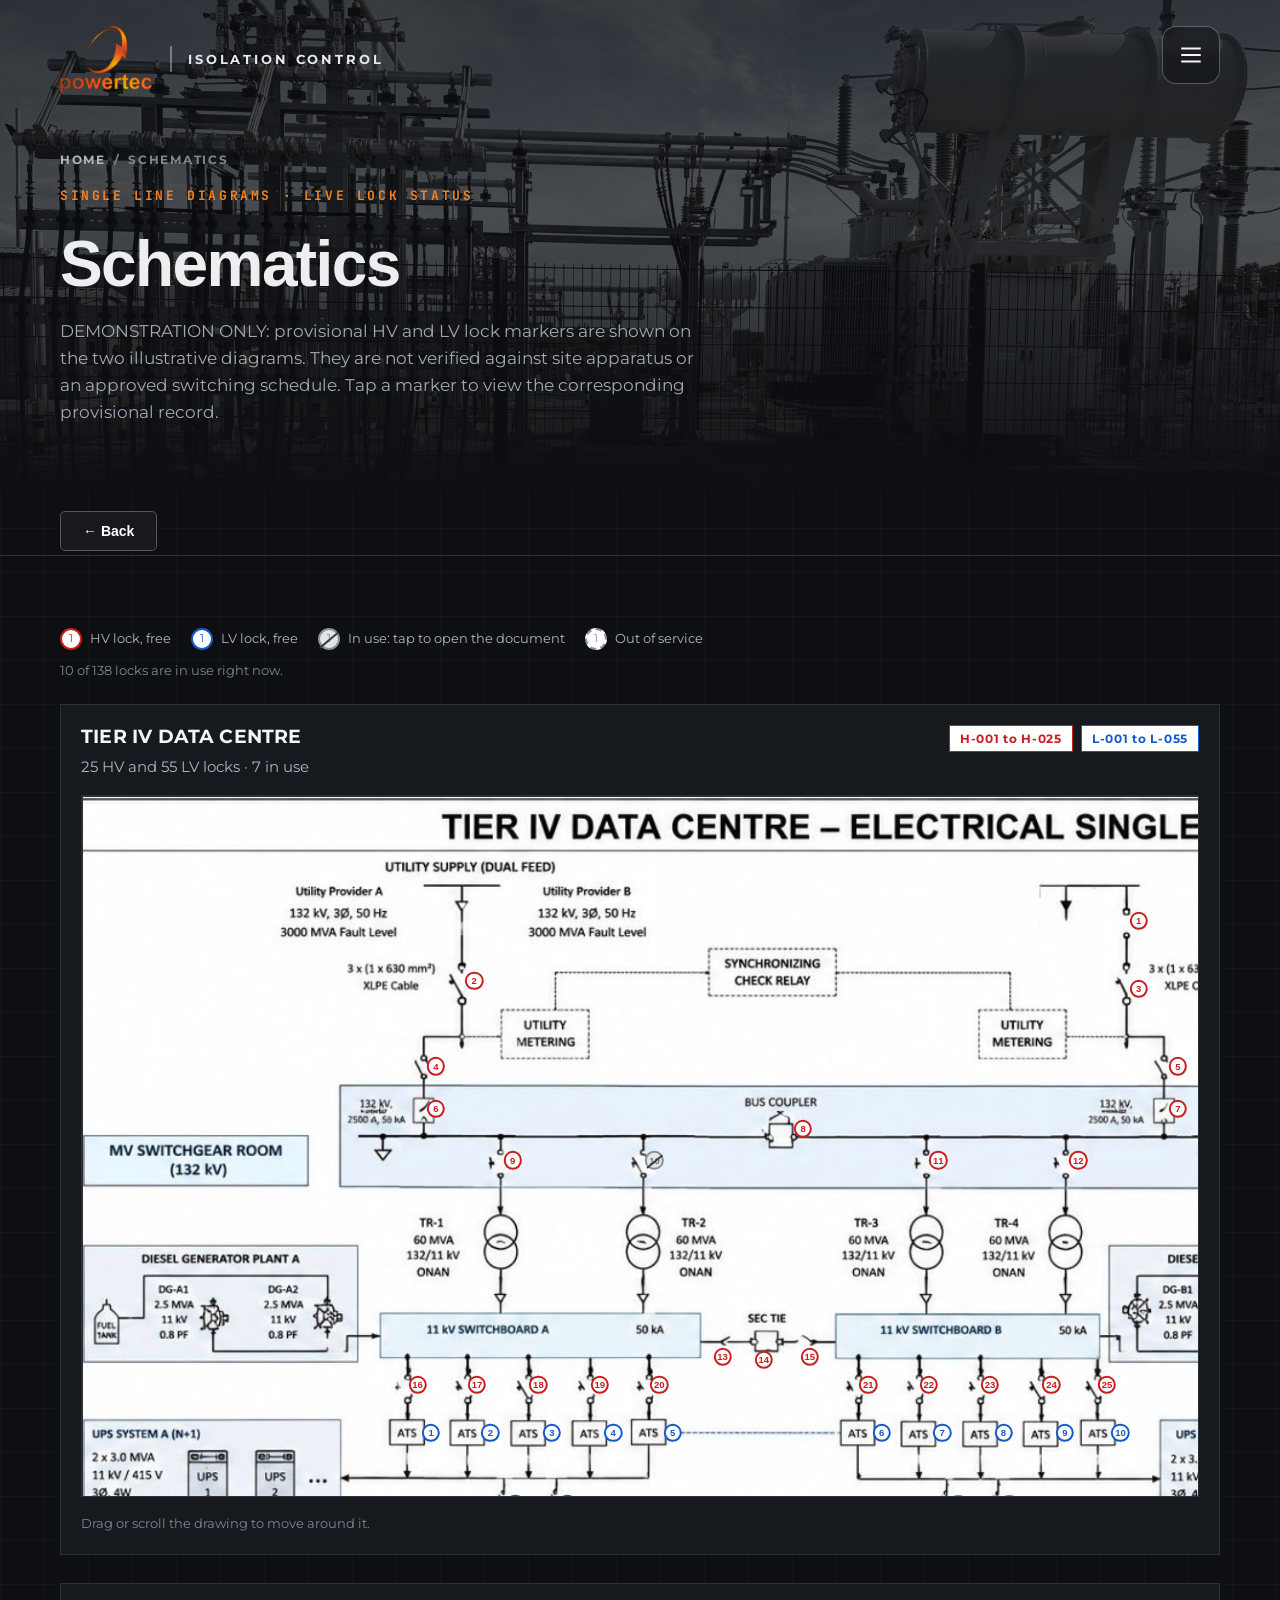
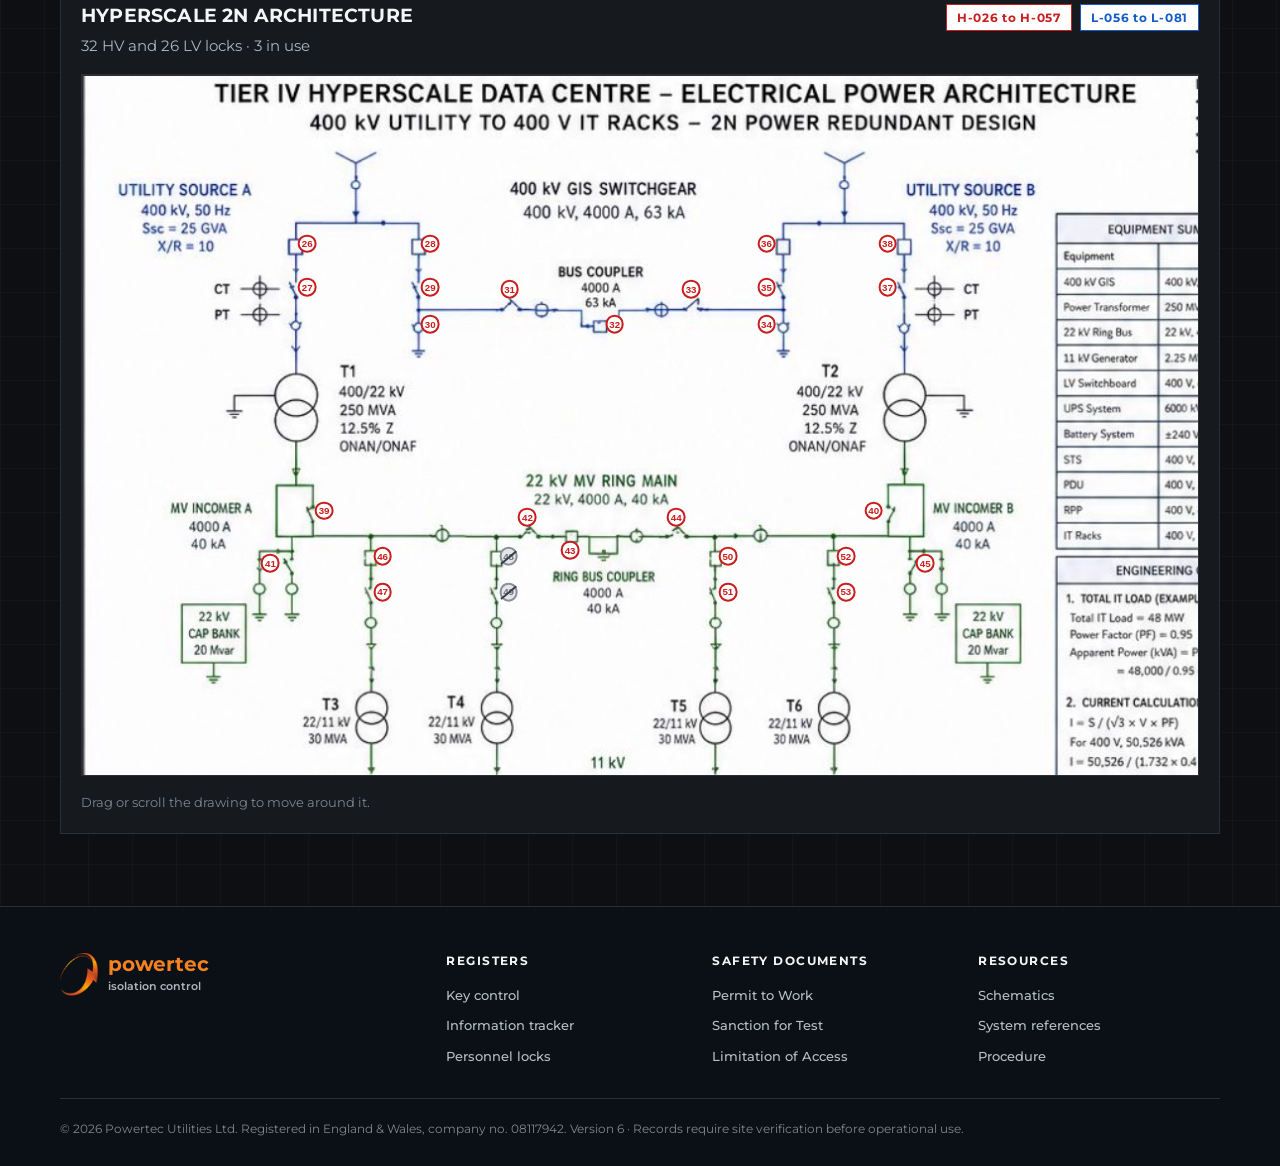
<file: lv-schematic.html>
<!doctype html>
<html lang="en-GB">
<head>
<meta charset="utf-8">
<meta name="viewport" content="width=device-width, initial-scale=1, viewport-fit=cover">
<title>Schematics · Powertec Isolation Control</title>
<meta name="theme-color" content="#0D0F12">
<link rel="icon" type="image/png" href="favicon.png">
<link rel="preconnect" href="https://fonts.googleapis.com">
<link rel="preconnect" href="https://fonts.gstatic.com" crossorigin>
<link rel="stylesheet" href="https://fonts.googleapis.com/css2?family=Montserrat:wght@400;500;600;700;800&family=JetBrains+Mono:wght@500;700&display=swap">
<link rel="stylesheet" href="styles.css?v=8">
</head>
<body data-page="schematic" data-root="">
<noscript>Powertec Isolation Control needs JavaScript switched on.</noscript>
<script src="app.js?v=8"></script>
</body>
</html>
</file>
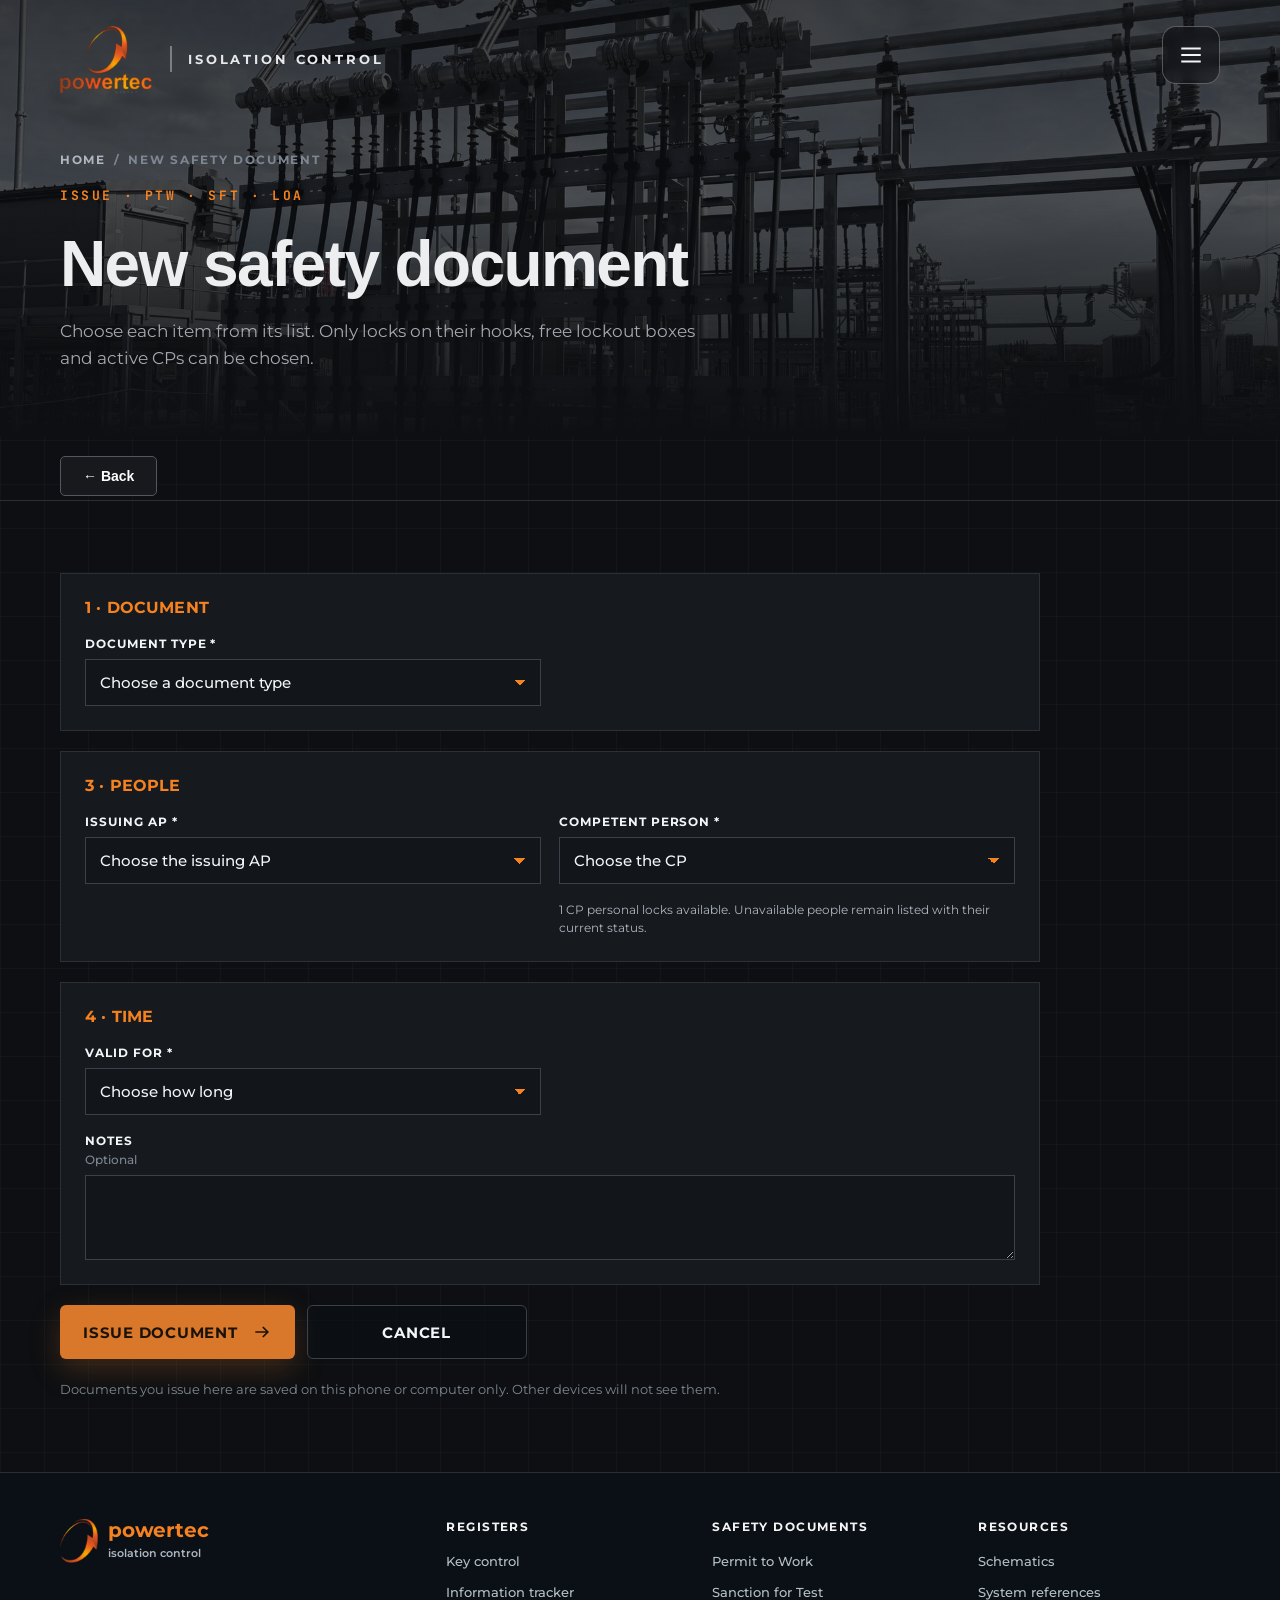
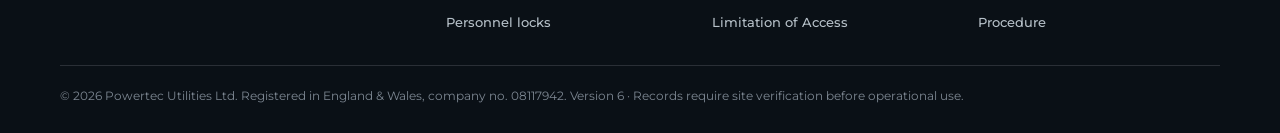
<file: new.html>
<!doctype html>
<html lang="en-GB">
<head>
<meta charset="utf-8">
<meta name="viewport" content="width=device-width, initial-scale=1, viewport-fit=cover">
<title>New Safety Document · Powertec Isolation Control</title>
<meta name="theme-color" content="#0D0F12">
<link rel="icon" type="image/png" href="favicon.png">
<link rel="preconnect" href="https://fonts.googleapis.com">
<link rel="preconnect" href="https://fonts.gstatic.com" crossorigin>
<link rel="stylesheet" href="https://fonts.googleapis.com/css2?family=Montserrat:wght@400;500;600;700;800&family=JetBrains+Mono:wght@500;700&display=swap">
<link rel="stylesheet" href="styles.css?v=8">
</head>
<body data-page="new" data-root="">
<noscript>Powertec Isolation Control needs JavaScript switched on.</noscript>
<script src="app.js?v=8"></script>
</body>
</html>
</file>
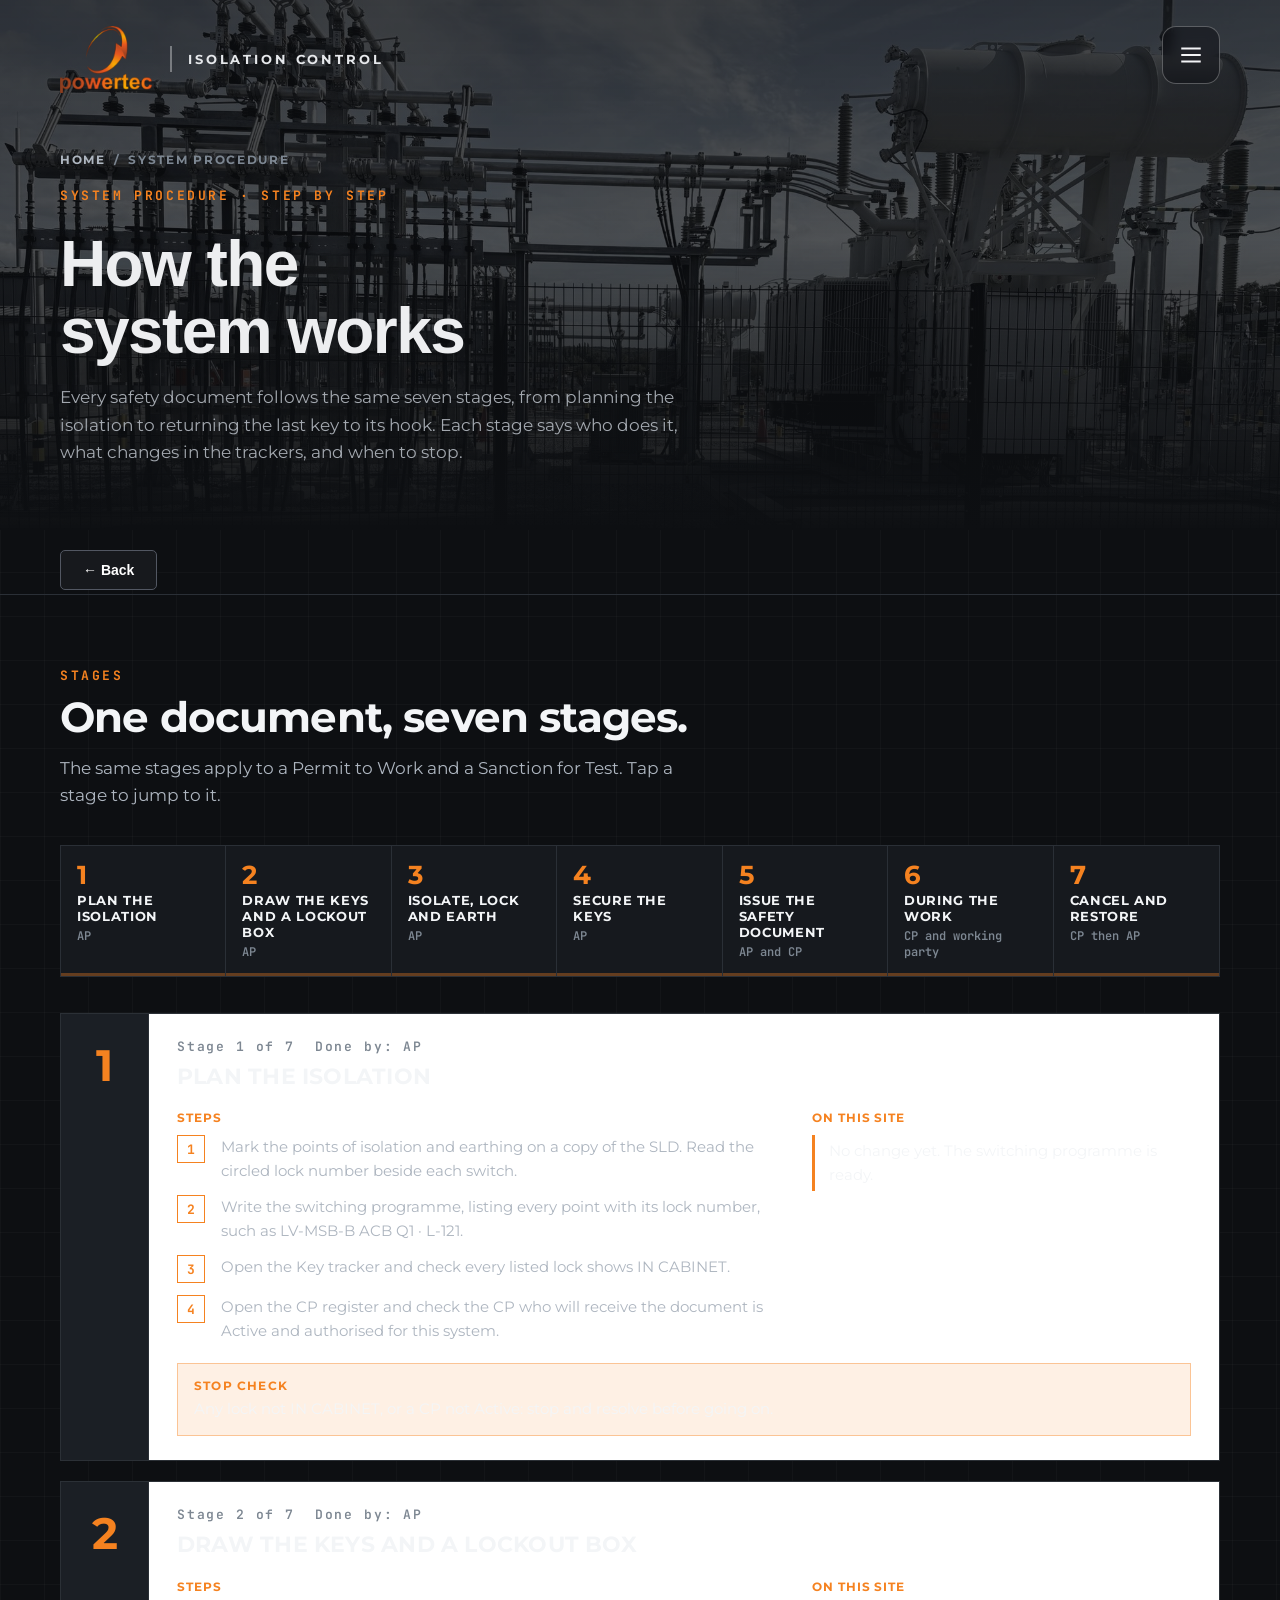
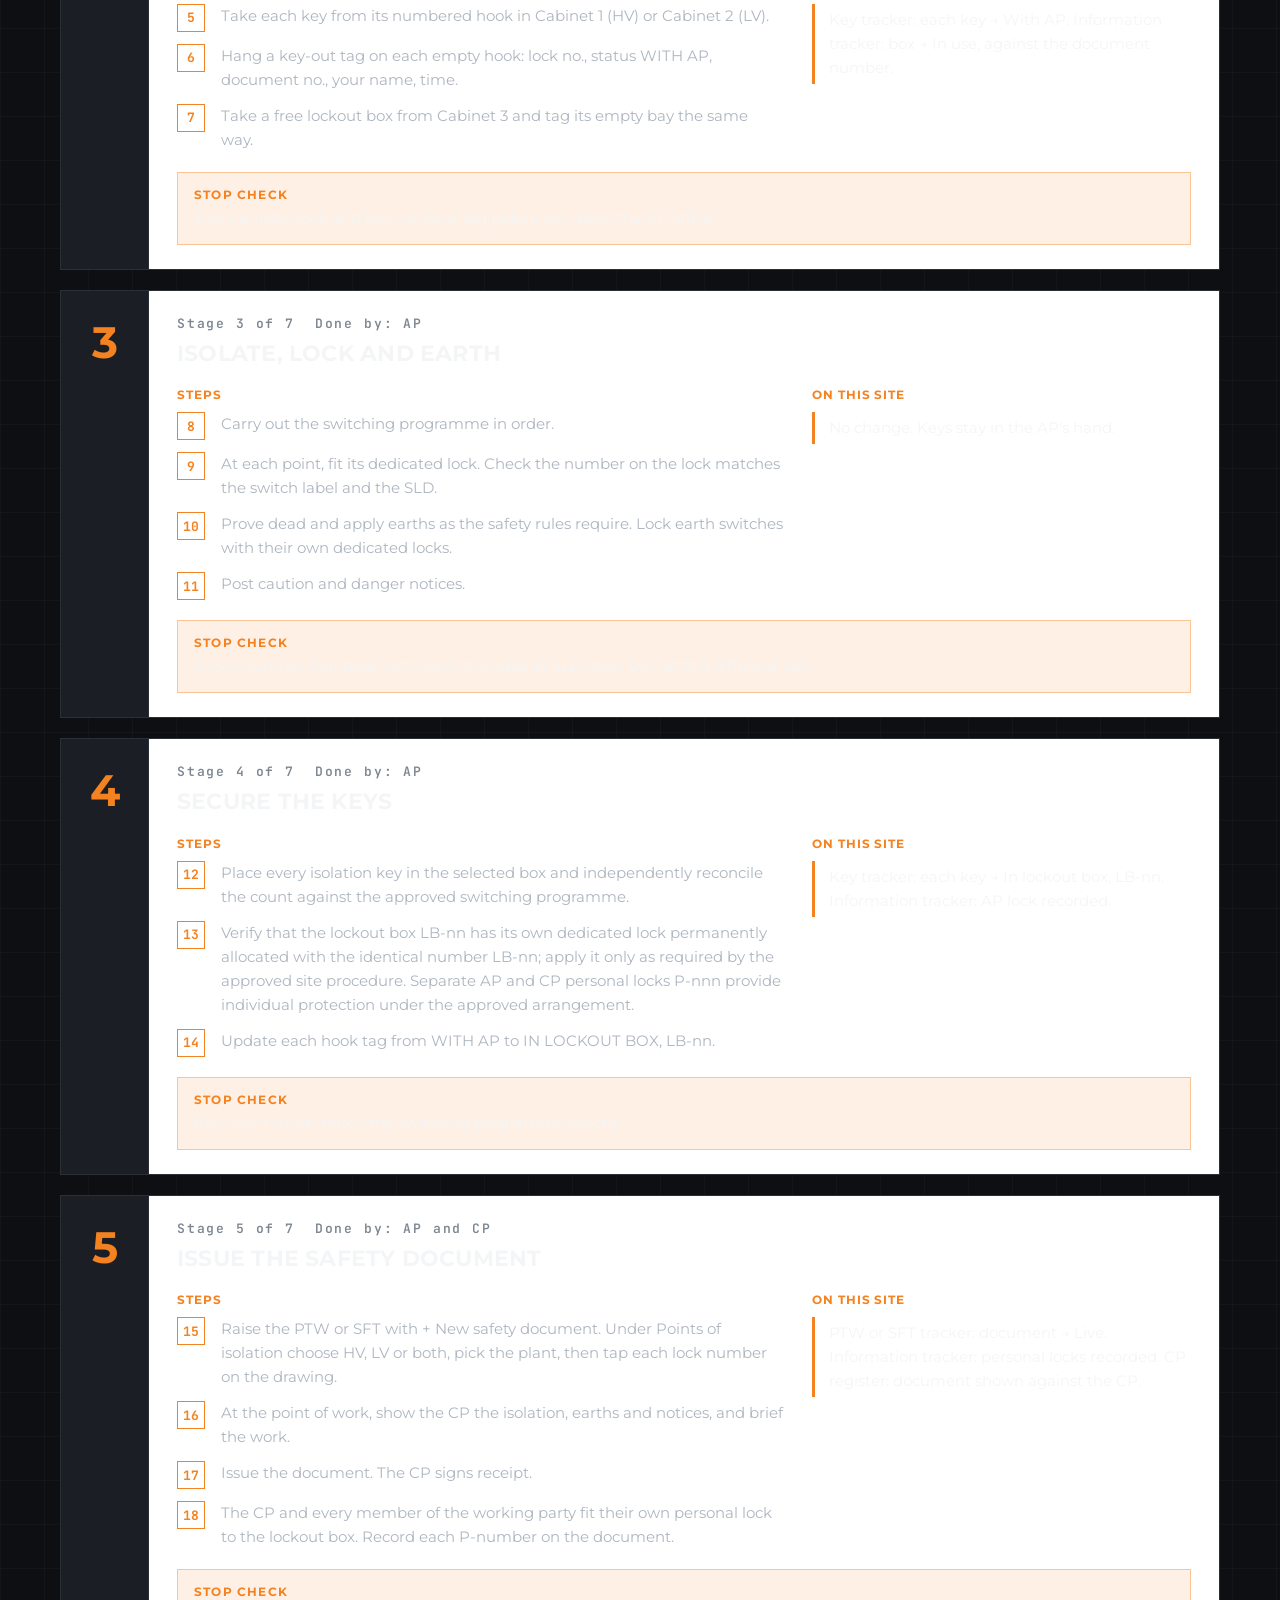
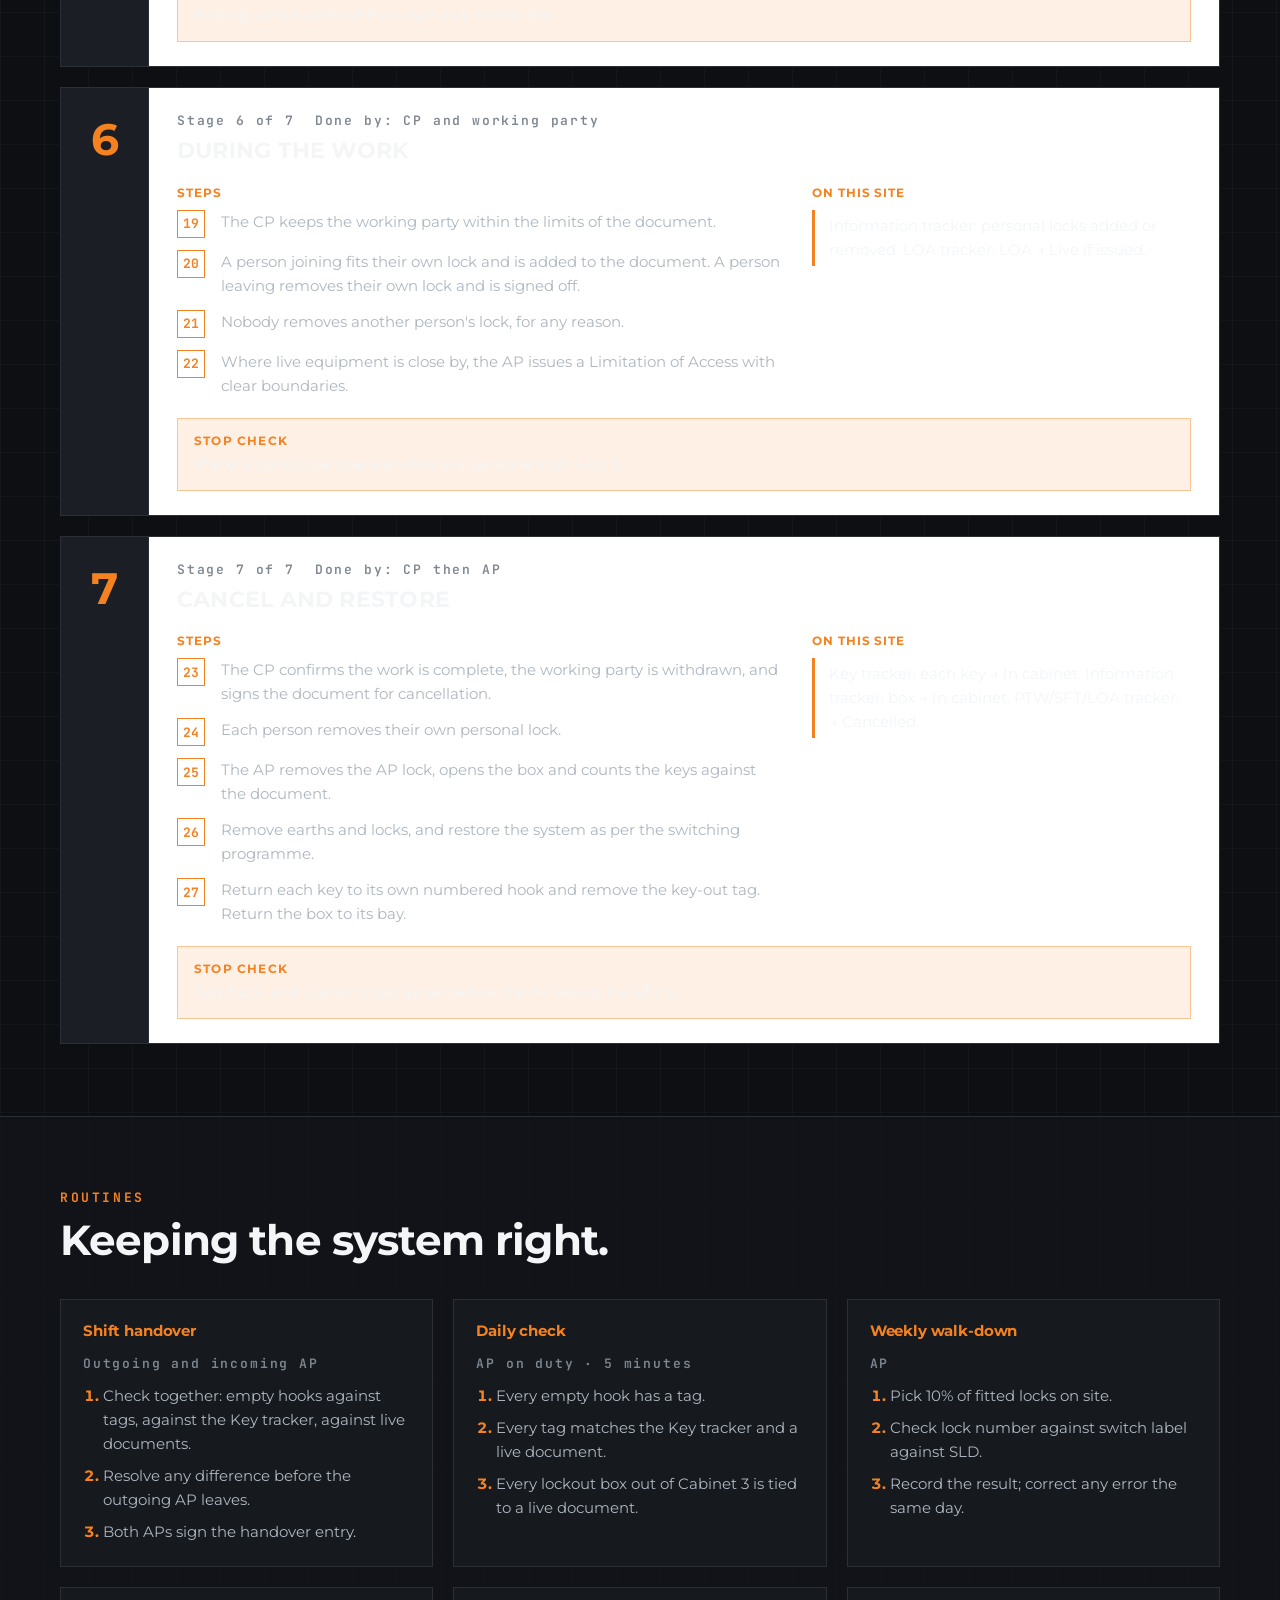
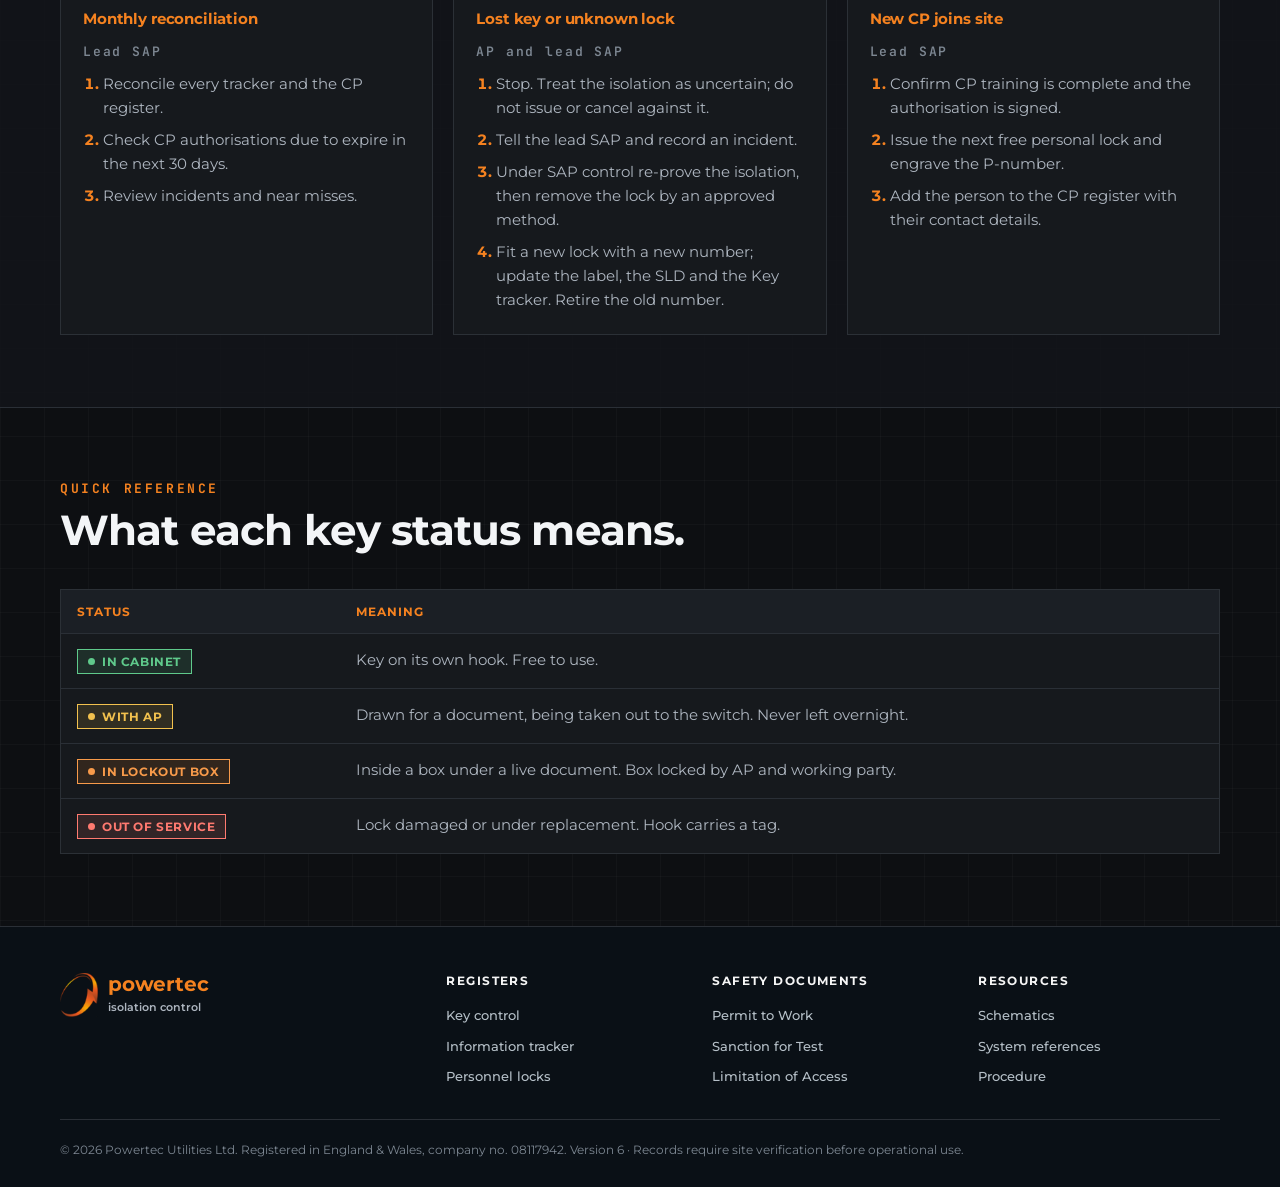
<file: procedure.html>
<!doctype html>
<html lang="en-GB">
<head>
<meta charset="utf-8">
<meta name="viewport" content="width=device-width, initial-scale=1, viewport-fit=cover">
<title>System Procedure · Powertec Isolation Control</title>
<meta name="theme-color" content="#0D0F12">
<link rel="icon" type="image/png" href="favicon.png">
<link rel="preconnect" href="https://fonts.googleapis.com">
<link rel="preconnect" href="https://fonts.gstatic.com" crossorigin>
<link rel="stylesheet" href="https://fonts.googleapis.com/css2?family=Montserrat:wght@400;500;600;700;800&family=JetBrains+Mono:wght@500;700&display=swap">
<link rel="stylesheet" href="styles.css?v=8">
</head>
<body data-page="procedure" data-root="">
<noscript>Powertec Isolation Control needs JavaScript switched on.</noscript>
<script src="app.js?v=8"></script>
</body>
</html>
</file>
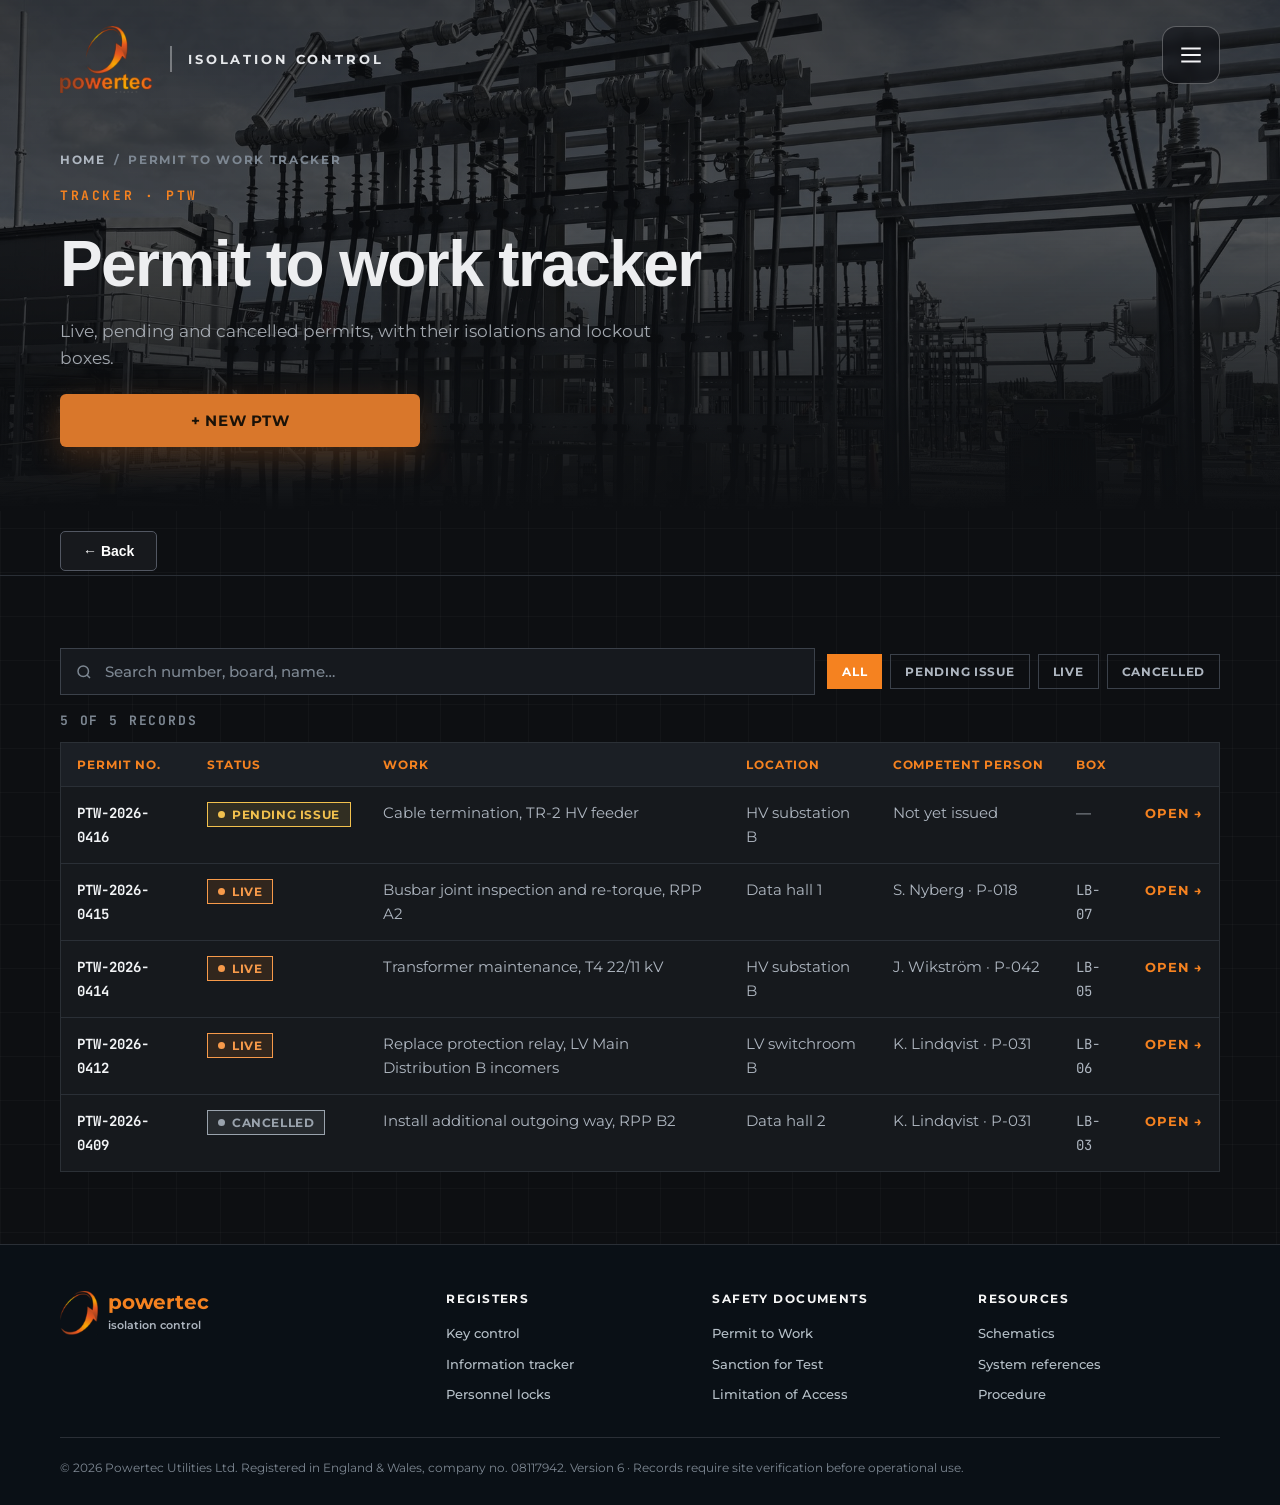
<file: ptw.html>
<!doctype html>
<html lang="en-GB">
<head>
<meta charset="utf-8">
<meta name="viewport" content="width=device-width, initial-scale=1, viewport-fit=cover">
<title>Permit to Work Tracker · Powertec Isolation Control</title>
<meta name="theme-color" content="#0D0F12">
<link rel="icon" type="image/png" href="favicon.png">
<link rel="preconnect" href="https://fonts.googleapis.com">
<link rel="preconnect" href="https://fonts.gstatic.com" crossorigin>
<link rel="stylesheet" href="https://fonts.googleapis.com/css2?family=Montserrat:wght@400;500;600;700;800&family=JetBrains+Mono:wght@500;700&display=swap">
<link rel="stylesheet" href="styles.css?v=8">
</head>
<body data-page="ptw" data-root="">
<noscript>Powertec Isolation Control needs JavaScript switched on.</noscript>
<script src="app.js?v=8"></script>
</body>
</html>
</file>
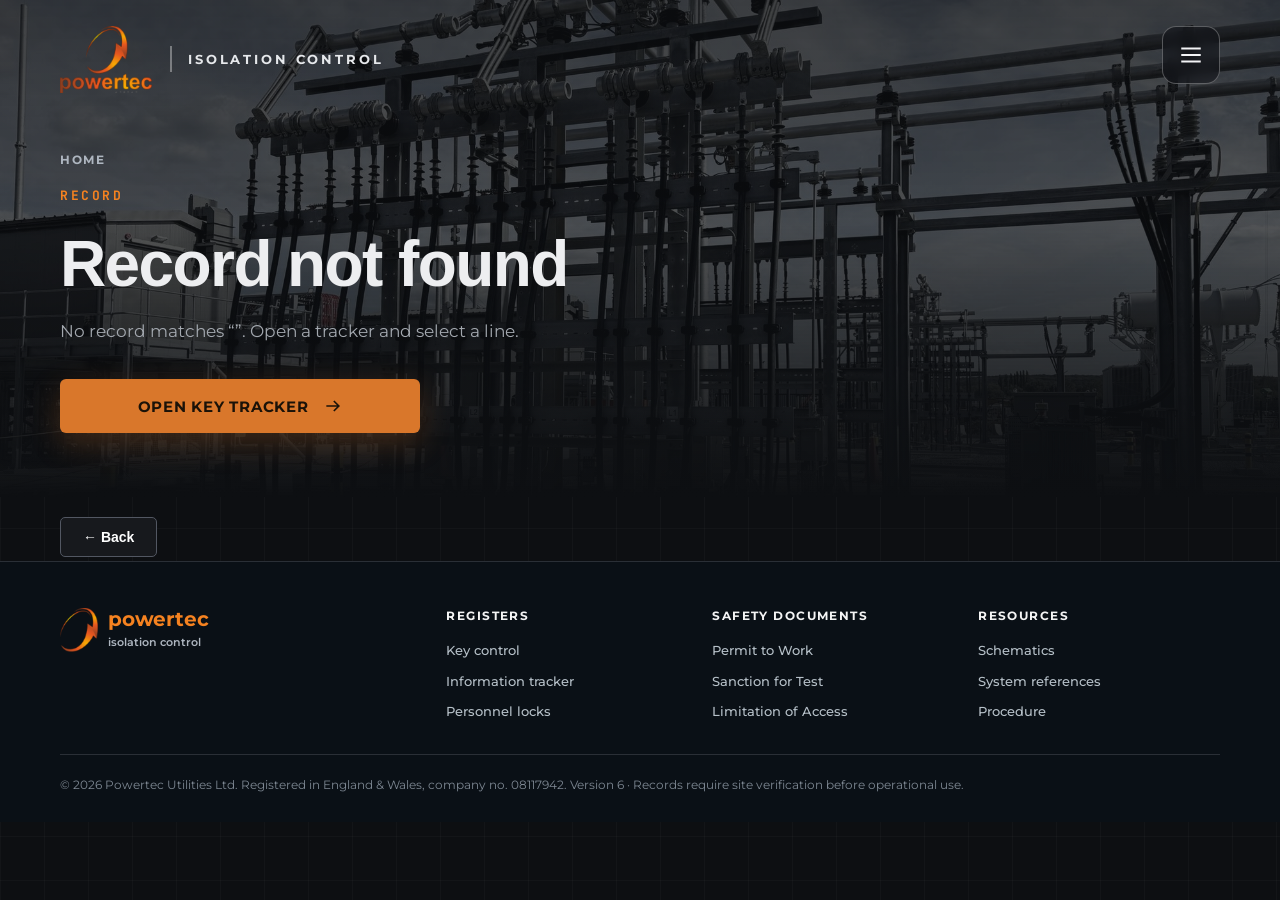
<file: record.html>
<!doctype html>
<html lang="en-GB">
<head>
<meta charset="utf-8">
<meta name="viewport" content="width=device-width, initial-scale=1, viewport-fit=cover">
<title>Record · Powertec Isolation Control</title>
<meta name="theme-color" content="#0D0F12">
<link rel="icon" type="image/png" href="favicon.png">
<link rel="preconnect" href="https://fonts.googleapis.com">
<link rel="preconnect" href="https://fonts.gstatic.com" crossorigin>
<link rel="stylesheet" href="https://fonts.googleapis.com/css2?family=Montserrat:wght@400;500;600;700;800&family=JetBrains+Mono:wght@500;700&display=swap">
<link rel="stylesheet" href="styles.css?v=8">
</head>
<body data-page="record" data-root="">
<noscript>Powertec Isolation Control needs JavaScript switched on.</noscript>
<script src="app.js?v=8"></script>
</body>
</html>
</file>
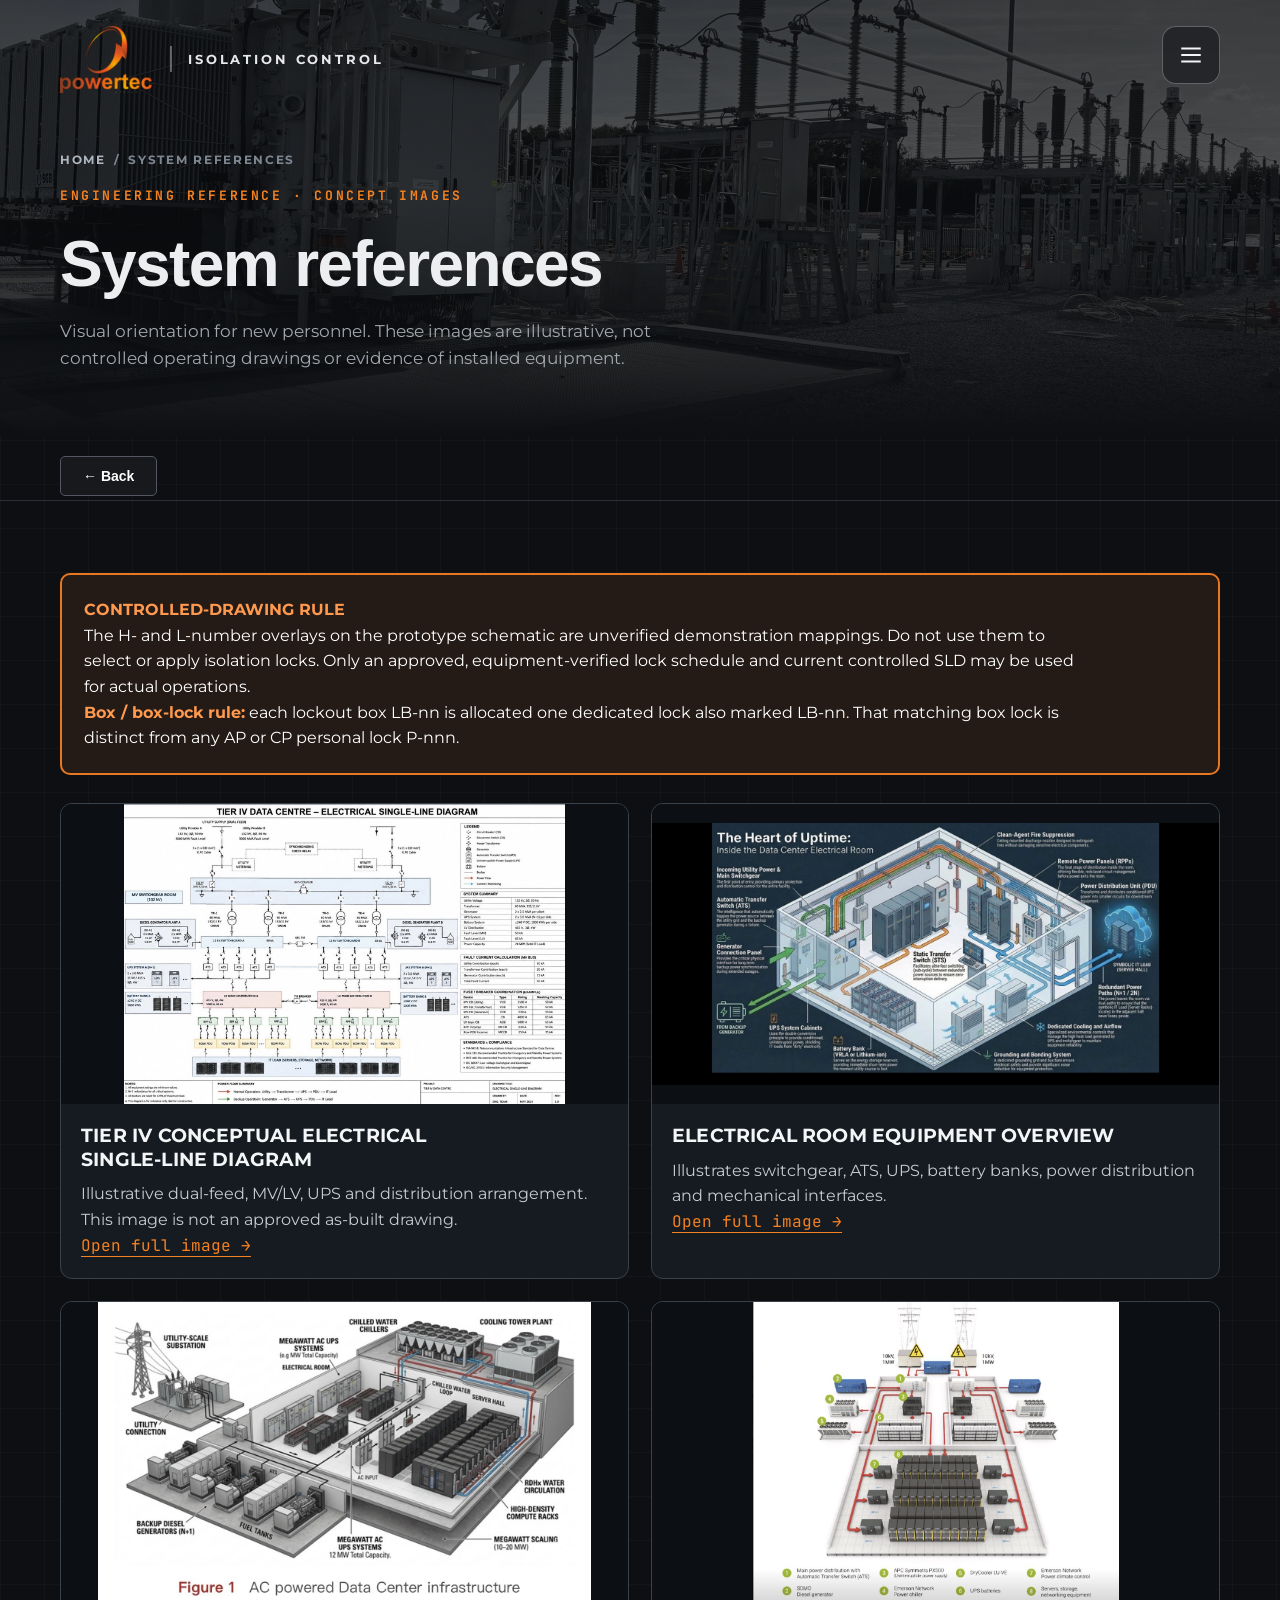
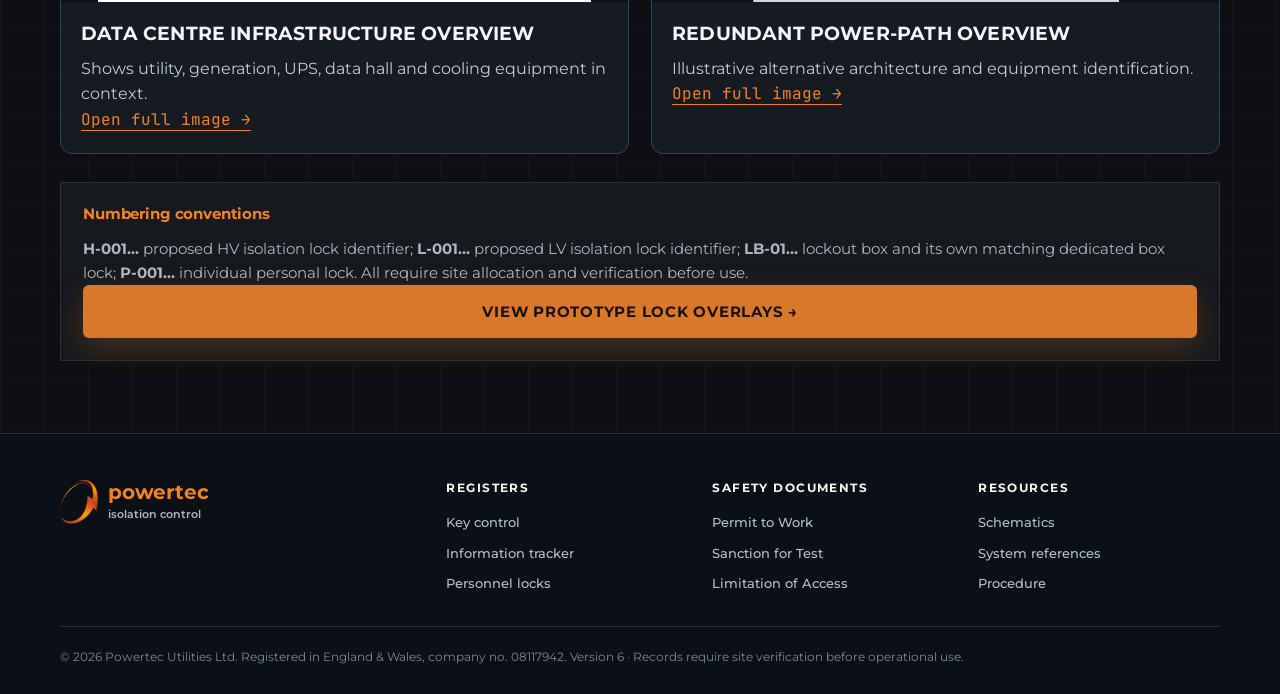
<file: references.html>
<!doctype html>
<html lang="en-GB">
<head>
<meta charset="utf-8">
<meta name="viewport" content="width=device-width, initial-scale=1, viewport-fit=cover">
<title>Key Tracker · Powertec Isolation Control</title>
<meta name="theme-color" content="#0D0F12">
<link rel="icon" type="image/png" href="favicon.png">
<link rel="preconnect" href="https://fonts.googleapis.com">
<link rel="preconnect" href="https://fonts.gstatic.com" crossorigin>
<link rel="stylesheet" href="https://fonts.googleapis.com/css2?family=Montserrat:wght@400;500;600;700;800&family=JetBrains+Mono:wght@500;700&display=swap">
<link rel="stylesheet" href="styles.css?v=8">
</head>
<body data-page="references" data-root="">
<noscript>Powertec Isolation Control needs JavaScript switched on.</noscript>
<script src="app.js?v=8"></script>
</body>
</html>
</file>
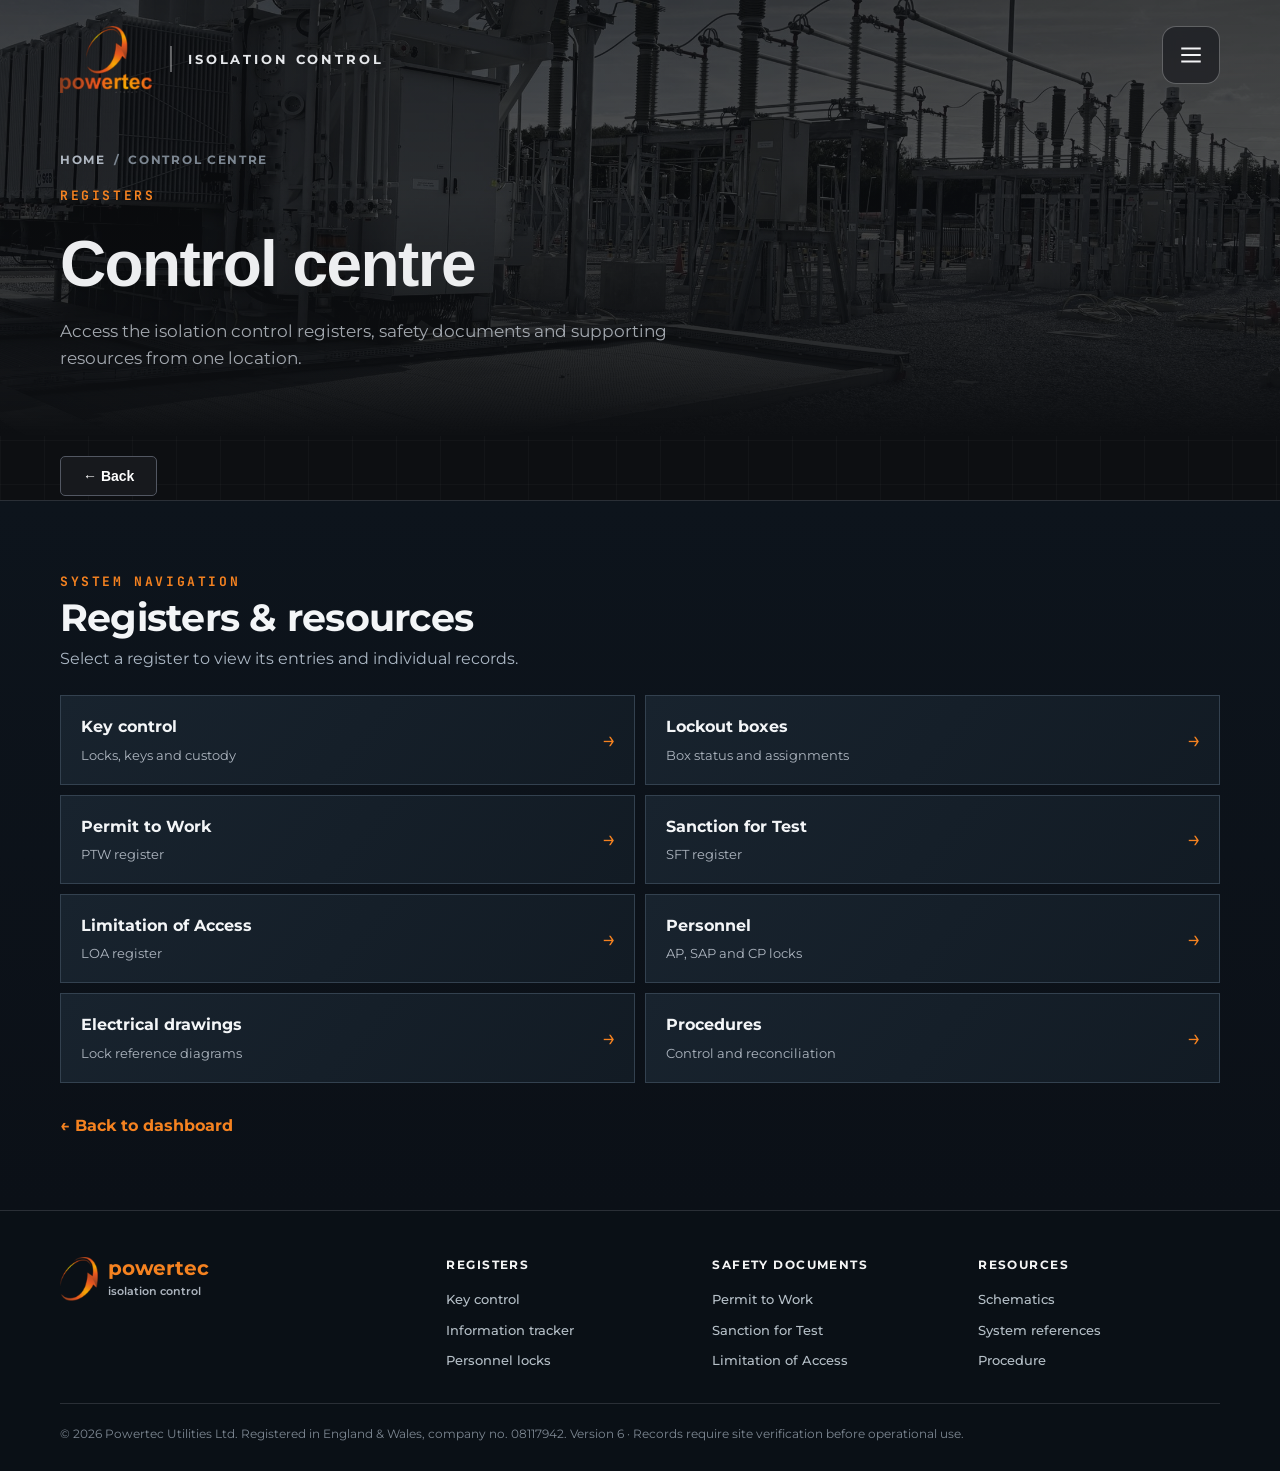
<file: registers.html>
<!doctype html>
<html lang="en-GB">
<head>
<meta charset="utf-8">
<meta name="viewport" content="width=device-width, initial-scale=1, viewport-fit=cover">
<title>Control Centre | Powertec Isolation Control</title>
<meta name="description" content="AP office key, lock and safety document control: key, information, permit to work, sanction for test and limitation of access trackers.">
<meta name="theme-color" content="#0D0F12">
<link rel="icon" type="image/png" href="favicon.png">
<link rel="preconnect" href="https://fonts.googleapis.com">
<link rel="preconnect" href="https://fonts.gstatic.com" crossorigin>
<link rel="stylesheet" href="https://fonts.googleapis.com/css2?family=Montserrat:wght@400;500;600;700;800&family=JetBrains+Mono:wght@500;700&display=swap">
<link rel="stylesheet" href="styles.css?v=8">
</head>
<body data-page="registers" data-root="">
<noscript>Powertec Isolation Control needs JavaScript switched on.</noscript>
<script src="app.js?v=8"></script>
</body>
</html>
</file>
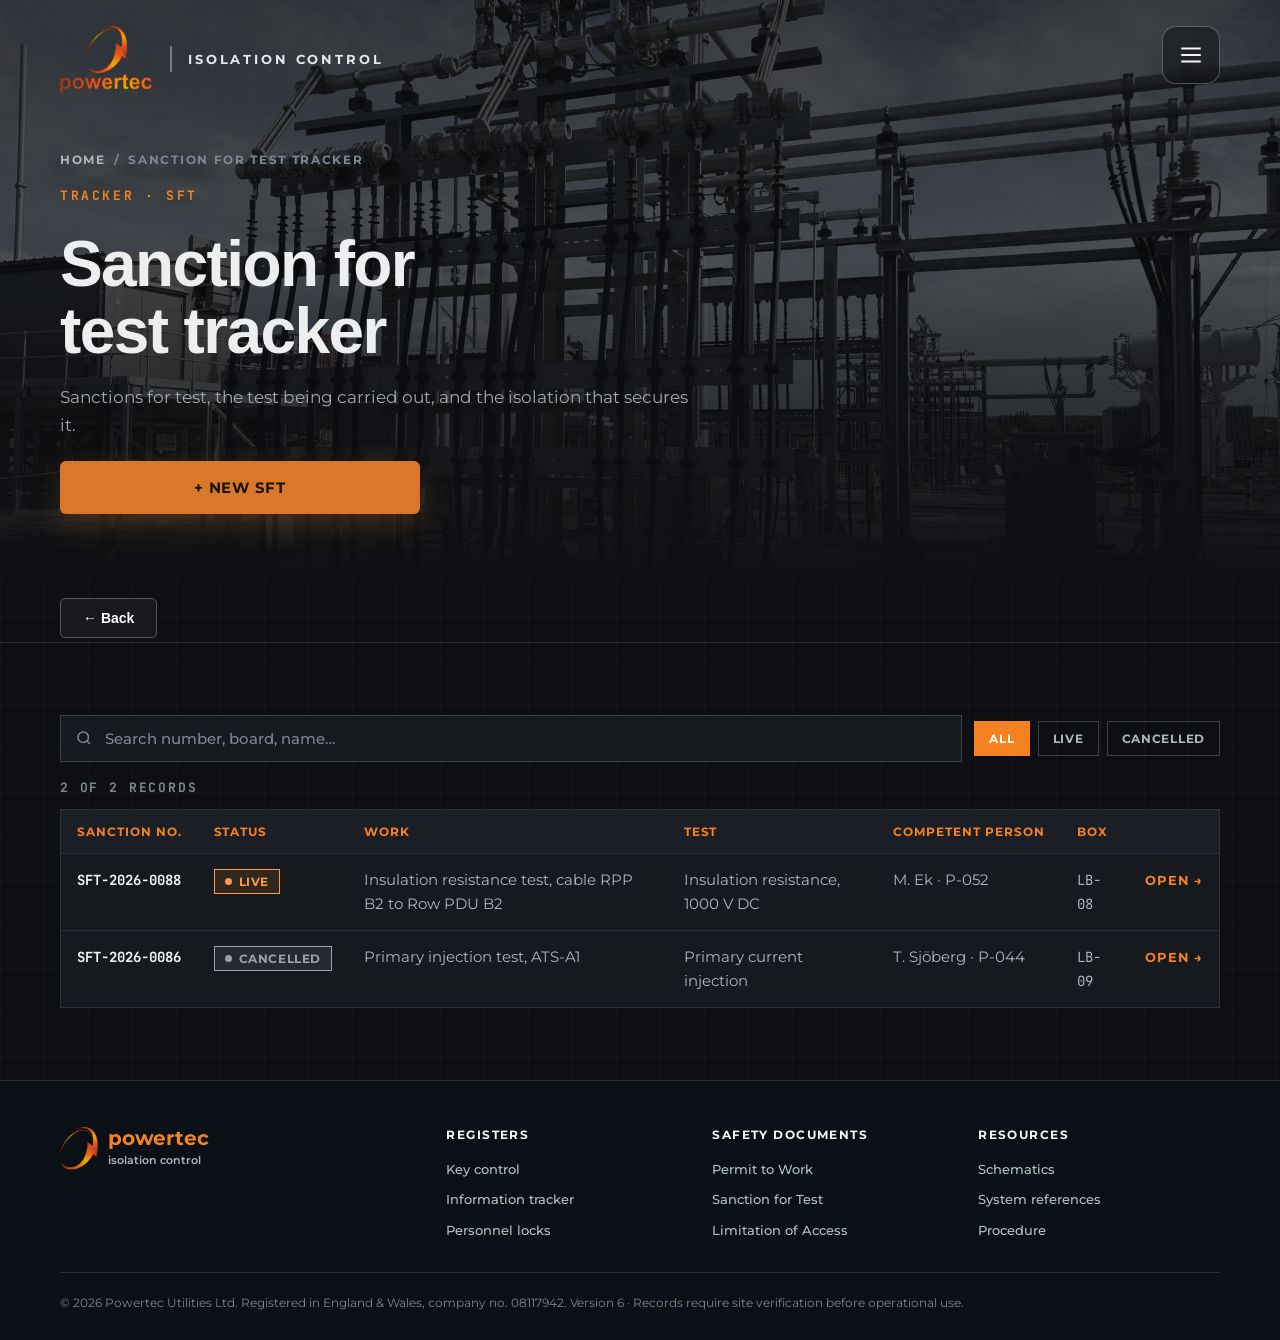
<file: sft.html>
<!doctype html>
<html lang="en-GB">
<head>
<meta charset="utf-8">
<meta name="viewport" content="width=device-width, initial-scale=1, viewport-fit=cover">
<title>Sanction for Test Tracker · Powertec Isolation Control</title>
<meta name="theme-color" content="#0D0F12">
<link rel="icon" type="image/png" href="favicon.png">
<link rel="preconnect" href="https://fonts.googleapis.com">
<link rel="preconnect" href="https://fonts.gstatic.com" crossorigin>
<link rel="stylesheet" href="https://fonts.googleapis.com/css2?family=Montserrat:wght@400;500;600;700;800&family=JetBrains+Mono:wght@500;700&display=swap">
<link rel="stylesheet" href="styles.css?v=8">
</head>
<body data-page="sft" data-root="">
<noscript>Powertec Isolation Control needs JavaScript switched on.</noscript>
<script src="app.js?v=8"></script>
</body>
</html>
</file>
<file: styles.css>
/* Powertec Isolation Control — shared styles
   Matches the Powertec Utilities site: dark charcoal-navy ground, photo backdrops that phase in, logo phase-in on the front page, copper-orange accent,
   bold uppercase headings, square menu button, bordered cards, uppercase footer nav. */
:root{
  --bg:#0B1016; --bg2:#10161E; --card:#141B24; --card2:#18212B; --line:#28313C; --line2:#3A4552;
  --text:#F3F5F7; --muted:#AEB6C0; --dim:#7D8792;
  --orange:#F58220; --orange2:#E07024; --orange-ink:#F79A4A; --orange-soft:rgba(245,130,32,.12);
  --good:#5FC98B; --good-soft:rgba(95,201,139,.12);
  --warn:#F2C14E; --warn-soft:rgba(242,193,78,.12);
  --crit:#FF7A70; --crit-soft:rgba(255,122,112,.12);
  --idle:#9AA3AD; --idle-soft:rgba(154,163,173,.12);
  --head:"Montserrat","Helvetica Neue",Helvetica,Arial,sans-serif;
  --body:"Montserrat","Helvetica Neue",Helvetica,Arial,sans-serif;
  --mono:ui-monospace,"SFMono-Regular",Menlo,Consolas,monospace;
  color-scheme:dark;
}
*{box-sizing:border-box}
html{-webkit-text-size-adjust:100%}
body{margin:0;background:var(--bg);color:var(--text);font-family:var(--body);font-size:16px;line-height:1.6}
img{max-width:100%;display:block}
a{color:inherit}
:focus-visible{outline:2px solid var(--orange);outline-offset:3px}
.wrap{max-width:1200px;margin:0 auto;padding-left:max(20px,env(safe-area-inset-left,0px));padding-right:max(20px,env(safe-area-inset-right,0px))}
h1,h2,h3{font-family:var(--head);font-weight:700;text-transform:uppercase;letter-spacing:.01em;line-height:1.08;margin:0;text-wrap:balance}
h1{font-size:clamp(34px,6vw,64px)}
h2{font-size:clamp(26px,3.6vw,38px)}
h3{font-size:19px;line-height:1.25}
p{margin:0}
.eyebrow{font-size:15px;font-weight:700;letter-spacing:.06em;text-transform:uppercase;color:var(--orange)}
.sub{font-size:clamp(19px,2.2vw,24px);font-weight:700;line-height:1.35;margin-top:22px;max-width:30ch}
.lead{color:var(--muted);max-width:60ch;margin-top:14px;font-size:17px}
.mono{font-family:var(--mono);font-size:14px;font-variant-numeric:tabular-nums}

/* header */
.site-head{position:absolute;top:0;left:0;right:0;z-index:20;padding-top:env(safe-area-inset-top,0px)}
.site-head .wrap{display:flex;justify-content:space-between;align-items:center;padding-block:22px}
.site-head .mark{width:64px;height:auto}
.menu-btn{width:56px;height:56px;display:grid;place-items:center;background:rgba(11,16,22,.82);border:1.5px solid var(--line2);cursor:pointer;color:var(--orange)}
.menu-btn:hover{border-color:var(--orange)}
.menu-btn svg{width:22px;height:22px}

/* full-screen menu */
.menu{position:fixed;inset:0;z-index:50;background:rgba(8,12,17,.97);display:flex;flex-direction:column;padding:calc(22px + env(safe-area-inset-top,0px)) max(20px,env(safe-area-inset-right,0px)) calc(28px + env(safe-area-inset-bottom,0px)) max(20px,env(safe-area-inset-left,0px));overflow-y:auto}
.menu[hidden]{display:none}
.menu .top{display:flex;justify-content:space-between;align-items:center;max-width:1200px;width:100%;margin:0 auto}
.menu .top img{width:64px}
.menu nav{max-width:1200px;width:100%;margin:40px auto 0;display:flex;flex-direction:column}
.menu nav a{display:flex;justify-content:space-between;align-items:baseline;gap:16px;text-decoration:none;font:700 clamp(22px,4vw,34px)/1.2 var(--head);text-transform:uppercase;padding:16px 0;border-bottom:1px solid var(--line)}
.menu nav a small{font:600 13px var(--mono);color:var(--dim);letter-spacing:.06em}
.menu nav a:hover,.menu nav a[aria-current="page"]{color:var(--orange)}
.menu .note{max-width:1200px;width:100%;margin:28px auto 0;color:var(--dim);font-size:14px}

/* hero */
.hero{position:relative;overflow:hidden;padding-top:calc(140px + env(safe-area-inset-top,0px));padding-bottom:72px;
  background:
    radial-gradient(120% 70% at 110% 20%,rgba(245,130,32,.16),transparent 55%),
    radial-gradient(60% 50% at -10% 100%,rgba(245,130,32,.08),transparent 60%),
    repeating-linear-gradient(90deg,rgba(255,255,255,.025) 0 2px,transparent 2px 46px),
    linear-gradient(180deg,#0E141B 0%,#0B1016 100%)}
.hero::after{content:"";position:absolute;right:-180px;top:40px;width:620px;height:620px;border-radius:50%;border:2px solid rgba(245,130,32,.18);border-left-color:transparent;border-bottom-color:transparent;transform:rotate(-20deg);pointer-events:none}
.hero .wrap{position:relative;z-index:1}
.hero.home{padding-top:calc(120px + env(safe-area-inset-top,0px));min-height:auto}
.hero .biglogo{width:min(300px,62vw);margin-bottom:40px}
.cta{display:flex;flex-direction:column;gap:16px;margin-top:34px;max-width:360px}
.btn{display:flex;align-items:center;justify-content:center;gap:14px;text-decoration:none;font:700 15px var(--head);letter-spacing:.05em;text-transform:uppercase;padding:16px 22px;border:1.5px solid transparent;cursor:pointer}
.btn.primary{background:linear-gradient(180deg,#F08A35,#D0681F);color:#fff}
.btn.primary:hover{background:linear-gradient(180deg,#F79745,#DC7428)}
.btn.ghost{border-color:var(--line2);color:var(--text);background:rgba(11,16,22,.5)}
.btn.ghost:hover{border-color:var(--orange)}
.btn svg{width:20px;height:20px;flex:none}
.chev{display:block;width:28px;margin:42px auto 0;color:var(--muted)}
.crumbs{display:flex;flex-wrap:wrap;gap:8px;font-size:13px;font-weight:700;letter-spacing:.06em;text-transform:uppercase;color:var(--dim);margin-bottom:18px}
.crumbs a{text-decoration:none;color:var(--muted)}
.crumbs a:hover{color:var(--orange)}

/* sections + cards */
section.block{padding-block:72px;border-top:1px solid var(--line)}
section.block.alt{background:var(--bg2)}
.block-head{margin-bottom:36px}
.block-head h2{margin-top:10px}
.cards{display:grid;grid-template-columns:repeat(2,minmax(0,1fr));gap:20px}
.card{background:var(--card);border:1px solid var(--line);padding:30px;display:grid;grid-template-columns:auto minmax(0,1fr);gap:24px;text-decoration:none;transition:border-color .2s}
a.card:hover{border-color:var(--orange)}
.card .ico{width:64px;height:64px;color:var(--orange)}
.card h3{margin-bottom:12px}
.card p{color:var(--muted);font-size:15px}
.card .more{display:inline-flex;align-items:center;gap:12px;margin-top:18px;color:var(--orange);font:700 14px var(--head);letter-spacing:.06em;text-transform:uppercase}
.card .more svg{width:20px}
.card .n{font:600 13px var(--mono);color:var(--dim);margin-top:6px}
.trio{display:grid;grid-template-columns:repeat(4,minmax(0,1fr));gap:20px}
.trio div{text-align:center}
.trio svg{width:56px;height:56px;color:var(--orange);margin:0 auto 14px}
.trio b{display:block;font:700 14px var(--head);letter-spacing:.06em;text-transform:uppercase}
.trio p{color:var(--muted);font-size:14px;margin-top:6px}
.stats{display:grid;grid-template-columns:repeat(3,minmax(0,1fr));gap:0;border:1px solid var(--line);margin-top:44px;background:rgba(20,27,36,.6)}
.stats div{padding:20px 22px;border-right:1px solid var(--line);border-bottom:1px solid var(--line)}
.stats div:nth-child(3n){border-right:0}
.stats div:nth-last-child(-n+3){border-bottom:0}
.stats b{display:block;font:700 34px var(--head);font-variant-numeric:tabular-nums;color:var(--text)}
.stats b.hot{color:var(--orange)}
.stats span{font-size:13px;font-weight:700;letter-spacing:.05em;text-transform:uppercase;color:var(--muted)}
.example{display:inline-block;margin-top:18px;font-size:12px;font-weight:700;letter-spacing:.08em;text-transform:uppercase;color:var(--warn);border:1px solid rgba(242,193,78,.4);padding:5px 10px}

/* trackers */
.toolbar{display:flex;flex-wrap:wrap;gap:12px;align-items:center;margin-bottom:16px}
.search{flex:1 1 260px;min-width:0;display:flex;align-items:center;gap:10px;background:var(--card);border:1px solid var(--line2);padding:12px 14px}
.search:focus-within{border-color:var(--orange)}
.search svg{width:18px;color:var(--dim);flex:none}
.search input{flex:1;min-width:0;background:transparent;border:0;outline:0;color:var(--text);font:500 15px var(--body)}
.search input::placeholder{color:var(--dim)}
.filters{display:flex;flex-wrap:wrap;gap:8px}
.filters button{background:transparent;color:var(--muted);border:1px solid var(--line2);padding:9px 14px;font:700 12px var(--head);letter-spacing:.06em;text-transform:uppercase;cursor:pointer}
.filters button[aria-pressed="true"]{background:var(--orange);border-color:var(--orange);color:#fff}
.count{color:var(--dim);font-size:13px;font-weight:700;letter-spacing:.05em;text-transform:uppercase;margin-bottom:10px}
.tablebox{border:1px solid var(--line);overflow-x:auto;background:var(--card)}
table{width:100%;border-collapse:collapse;font-size:15px}
th{text-align:left;font:700 12px var(--head);letter-spacing:.08em;text-transform:uppercase;color:var(--orange);background:var(--card2);padding:14px 16px;white-space:nowrap;border-bottom:1px solid var(--line)}
td{padding:14px 16px;border-top:1px solid var(--line);vertical-align:top;color:var(--muted)}
td:first-child a{color:var(--text);font-weight:700;text-decoration:none}
tbody tr{cursor:pointer}
tbody tr:hover td{background:rgba(245,130,32,.06)}
td.go{text-align:right;white-space:nowrap}
td.go span{color:var(--orange);font:700 13px var(--head);letter-spacing:.06em;text-transform:uppercase}
.empty{text-align:center;padding:32px;color:var(--dim)}
.chip{display:inline-flex;align-items:center;gap:7px;font:700 12px var(--head);letter-spacing:.05em;text-transform:uppercase;padding:4px 10px;white-space:nowrap;border:1px solid currentColor}
.chip::before{content:"";width:7px;height:7px;border-radius:50%;background:currentColor}
.s-good{color:var(--good);background:var(--good-soft)}
.s-hot{color:var(--orange-ink);background:var(--orange-soft)}
.s-warn{color:var(--warn);background:var(--warn-soft)}
.s-crit{color:var(--crit);background:var(--crit-soft)}
.s-idle{color:var(--idle);background:var(--idle-soft)}
.sys{font:700 12px var(--mono);padding:2px 7px;border:1px solid currentColor}
.sys.hv{color:var(--crit)} .sys.lv{color:#7DB7F0}

/* record */
.rec-head{display:flex;justify-content:space-between;align-items:flex-start;gap:18px;flex-wrap:wrap}
.rec-id{font:700 15px var(--mono);color:var(--orange);margin-bottom:10px}
.rec-grid{display:grid;grid-template-columns:minmax(0,1.6fr) minmax(0,1fr);gap:24px}
.fields{display:grid;grid-template-columns:repeat(2,minmax(0,1fr));border:1px solid var(--line);background:var(--card);margin:0}
.field{padding:16px 20px;border-bottom:1px solid var(--line);min-width:0}
.field:nth-child(odd){border-right:1px solid var(--line)}
.field.wide{grid-column:1/-1;border-right:0}
.field dt{font:700 12px var(--head);letter-spacing:.08em;text-transform:uppercase;color:var(--orange)}
.field dd{margin:6px 0 0;color:var(--text);overflow-wrap:anywhere}
.side{display:flex;flex-direction:column;gap:20px}
.panel{background:var(--card);border:1px solid var(--line);padding:22px}
.panel h3{font-size:15px;margin-bottom:14px;color:var(--orange)}
.panel p{color:var(--muted);font-size:15px}
.links{display:flex;flex-wrap:wrap;gap:8px}
.links a,.links span{font:600 13px var(--mono);text-decoration:none;border:1px solid var(--line2);padding:6px 10px;color:var(--text)}
.links a:hover{border-color:var(--orange);color:var(--orange)}
.links span{color:var(--dim)}
.log{list-style:none;margin:0;padding:0;display:flex;flex-direction:column;gap:14px}
.log li{display:grid;grid-template-columns:auto minmax(0,1fr);gap:14px;font-size:15px;color:var(--muted)}
.log time{font:600 13px var(--mono);color:var(--orange-ink);white-space:nowrap;padding-top:2px}
.hooktag{border:1.5px dashed var(--orange);background:var(--orange-soft);padding:16px}
.hooktag b{display:block;font:700 12px var(--mono);letter-spacing:.12em;color:var(--orange);margin-bottom:8px}
.hooktag div{display:flex;justify-content:space-between;gap:10px;padding-block:6px;border-top:1px dotted var(--line2);font-size:14px}
.hooktag div span:first-child{color:var(--muted)}
.back{display:inline-flex;align-items:center;gap:10px;margin-top:32px;color:var(--orange);text-decoration:none;font:700 14px var(--head);letter-spacing:.06em;text-transform:uppercase}

/* schematic */
.sld{border:1px solid var(--line);background:var(--card);overflow-x:auto}
.sld svg{display:block;min-width:760px;width:100%;height:auto}
.sld .w{stroke:#D6DCE2;fill:none;stroke-width:1.6}
.sld .bus{stroke:var(--orange);stroke-width:5;stroke-linecap:round}
.sld .bx,.sld .cb{fill:var(--card);stroke:#D6DCE2;stroke-width:1.6}
.sld .ld{fill:var(--card2);stroke:var(--dim);stroke-width:1.2;stroke-dasharray:4 3}
.sld text{fill:var(--text);font-family:var(--body);font-size:12px}
.sld .t-q{fill:var(--muted);font-size:11px}
.sld .t-b{font-weight:700;font-size:13px}
.legend{display:flex;flex-wrap:wrap;gap:22px;margin-top:16px;color:var(--muted);font-size:14px}
.legend span{display:inline-flex;align-items:center;gap:10px}

/* implementation plan */
.barbox{overflow-x:auto;margin-bottom:36px}
.phasebar{display:grid;grid-template-columns:repeat(9,minmax(112px,1fr));border:1px solid var(--line);background:var(--card)}
.phasebar a{display:flex;flex-direction:column;gap:4px;padding:16px;text-decoration:none;border-right:1px solid var(--line);position:relative}
.phasebar a:last-child{border-right:0}
.phasebar a::after{content:"";position:absolute;left:0;right:0;bottom:0;height:3px;background:var(--orange);opacity:.35}
.phasebar a:hover::after{opacity:1}
.phasebar b{font:700 26px var(--head);color:var(--orange);line-height:1}
.phasebar span{font:700 13px var(--head);letter-spacing:.05em;text-transform:uppercase}
.phasebar small{font:600 12px var(--mono);color:var(--dim)}
.phases{display:flex;flex-direction:column;gap:20px}
.phase{display:grid;grid-template-columns:88px minmax(0,1fr);background:var(--card);border:1px solid var(--line);scroll-margin-top:24px}
.pnum{display:flex;align-items:flex-start;justify-content:center;padding-top:24px;font:700 44px var(--head);color:var(--orange);border-right:1px solid var(--line);background:var(--card2)}
.pbody{padding:24px 28px;min-width:0}
.pmeta{display:flex;flex-wrap:wrap;gap:8px 20px;font:600 13px var(--mono);color:var(--dim);margin-bottom:8px}
.pbody h3{font-size:22px}
.aim{color:var(--text);margin-top:8px;font-size:17px}
.pcols{display:grid;grid-template-columns:minmax(0,1.6fr) minmax(0,1fr);gap:28px;margin-top:20px}
.pcols h4{margin:0 0 10px;font:700 12px var(--head);letter-spacing:.08em;text-transform:uppercase;color:var(--orange)}
.pcols ul{margin:0;padding:0;list-style:none;display:flex;flex-direction:column;gap:8px}
.pcols li{position:relative;padding-left:18px;color:var(--muted);font-size:15px}
.pcols li::before{content:"";position:absolute;left:0;top:.62em;width:8px;height:2px;background:var(--orange)}
.gate{margin-top:20px;padding:14px 16px;border:1px solid rgba(245,130,32,.4);background:var(--orange-soft);color:var(--text);font-size:15px}
.gate b{display:block;font:700 12px var(--head);letter-spacing:.1em;text-transform:uppercase;color:var(--orange);margin-bottom:4px}
.ready-head{display:flex;justify-content:space-between;align-items:center;gap:16px;flex-wrap:wrap;margin-bottom:16px}
#readyCount{font:700 14px var(--head);letter-spacing:.06em;text-transform:uppercase;color:var(--muted)}
#readyCount.done{color:var(--good)}
.checks{list-style:none;margin:0;padding:0;display:grid;grid-template-columns:repeat(2,minmax(0,1fr));gap:10px}
.checks label{display:flex;gap:14px;align-items:flex-start;background:var(--card);border:1px solid var(--line);padding:14px 16px;cursor:pointer}
.checks label:hover{border-color:var(--line2)}
.checks input{width:20px;height:20px;margin:2px 0 0;accent-color:var(--orange);flex:none}
.checks input:checked + span{color:var(--muted);text-decoration:line-through;text-decoration-color:var(--orange)}
.two{display:grid;grid-template-columns:repeat(2,minmax(0,1fr));gap:36px}
.tablebox.plain tbody tr{cursor:default}
.tablebox.plain tbody tr:hover td{background:none}
@media (max-width:820px){.two{grid-template-columns:1fr}.pcols{grid-template-columns:1fr;gap:18px}.checks{grid-template-columns:1fr}}
@media (max-width:640px){.phase{grid-template-columns:1fr}.pnum{justify-content:flex-start;padding:14px 20px;border-right:0;border-bottom:1px solid var(--line);font-size:30px}.pbody{padding:20px}}

/* system procedure */
.steps-list{list-style:none;margin:0;padding:0;display:flex;flex-direction:column;gap:12px}
.steps-list li{display:grid;grid-template-columns:32px minmax(0,1fr);gap:12px;color:var(--muted);font-size:15px;padding-left:0}
.steps-list li::before{content:none}
.sn{display:grid;place-items:center;width:28px;height:28px;border:1.5px solid var(--orange);color:var(--orange);font:700 13px var(--mono)}
.site-note{color:var(--text);font-size:15px;border-left:3px solid var(--orange);padding:4px 0 4px 14px}
.routines{display:grid;grid-template-columns:repeat(3,minmax(0,1fr));gap:20px}
.mini{margin:0;padding-left:20px;display:flex;flex-direction:column;gap:8px;color:var(--muted);font-size:15px}
.mini li::marker{color:var(--orange);font-weight:700}
.plink{color:var(--orange);font-family:var(--mono);text-decoration:none;border-bottom:1px solid currentColor}
@media (max-width:980px){.routines{grid-template-columns:repeat(2,minmax(0,1fr))}}
@media (max-width:640px){.routines{grid-template-columns:1fr}}

/* footer */
.site-foot{border-top:1px solid var(--line);padding-block:28px calc(28px + env(safe-area-inset-bottom,0px));background:var(--bg)}
.site-foot .wrap{display:flex;justify-content:space-between;align-items:center;gap:20px;flex-wrap:wrap}
.foot-brand{display:flex;align-items:center;gap:10px;text-decoration:none}
.foot-brand img{width:38px}
.foot-brand b{font:700 20px var(--head);color:var(--orange);letter-spacing:-.01em;line-height:1}
.foot-brand small{display:block;font-size:11px;color:var(--muted);font-weight:600}
.foot-nav{display:flex;flex-wrap:wrap;gap:6px 22px}
.foot-nav a{text-decoration:none;font:700 12px var(--head);letter-spacing:.06em;text-transform:uppercase;color:var(--muted)}
.foot-nav a:hover{color:var(--orange)}
.foot-legal{width:100%;color:var(--dim);font-size:12px;padding-top:14px;border-top:1px solid var(--line)}

@media (max-width:820px){
  .cards{grid-template-columns:1fr}
  .trio{grid-template-columns:repeat(2,minmax(0,1fr));row-gap:30px}
  .rec-grid{grid-template-columns:1fr}
  .stats{grid-template-columns:repeat(2,minmax(0,1fr))}
  .stats div{border-right:1px solid var(--line)!important;border-bottom:1px solid var(--line)!important}
  .stats div:nth-child(2n){border-right:0!important}
  .stats div:nth-last-child(-n+2){border-bottom:0!important}
}
@media (max-width:640px){
  .card{grid-template-columns:1fr;gap:16px;padding:24px}
  .fields{grid-template-columns:1fr}
  .field:nth-child(odd){border-right:0}
  .tablebox{border:0;background:none;overflow:visible}
  table,thead,tbody,tr,td{display:block}
  thead{display:none}
  tbody{display:grid;gap:12px}
  tbody tr{background:var(--card);border:1px solid var(--line);padding:12px 16px}
  td{border:0;padding:5px 0;display:grid;grid-template-columns:112px minmax(0,1fr);gap:10px}
  td::before{content:attr(data-label);font:700 11px var(--head);letter-spacing:.08em;text-transform:uppercase;color:var(--orange);padding-top:3px}
  td.go{text-align:left;grid-template-columns:1fr;padding-top:8px}
  td.go::before{content:none}
  tbody tr:hover td{background:none}
}
@media (prefers-reduced-motion:reduce){*{transition:none!important}}

/* =========================================================
   PHOTOS AND PHASE-IN (as on the Powertec Utilities site)
   Each page sets its own photo through --photo. The photo fades in behind a dark
   gradient; on the front page the logo, headline and text then phase in one after another.
   ========================================================= */
.hero{--photo:url("hero.jpg")}
body[data-page="keys"] .hero,body[data-page="info"] .hero{--photo:url("banner-keys.jpg")}
body[data-page="ptw"] .hero,body[data-page="sft"] .hero,body[data-page="record"] .hero{--photo:url("banner-permits.jpg")}
body[data-page="loa"] .hero,body[data-page="cp"] .hero{--photo:url("banner-substation.jpg")}
body[data-page="procedure"] .hero,body[data-page="schematic"] .hero{--photo:url("banner-network.jpg")}
.hero::before{content:"";position:absolute;inset:0;background:var(--photo) center right/cover no-repeat;z-index:0;
  -webkit-mask-image:linear-gradient(90deg,transparent 0%,rgba(0,0,0,.35) 30%,#000 70%);mask-image:linear-gradient(90deg,transparent 0%,rgba(0,0,0,.35) 30%,#000 70%);
  opacity:.55;animation:photoIn 2.2s ease-out both}
.hero.home::before{opacity:.7}
.hero::after{z-index:0}
@keyframes photoIn{from{opacity:0;transform:scale(1.08)}to{transform:scale(1)}}
@keyframes phaseIn{from{opacity:0;transform:translateY(16px)}to{opacity:1;transform:none}}
@keyframes logoIn{0%{opacity:0;transform:scale(.88) rotate(-6deg);filter:blur(8px) drop-shadow(0 0 0 rgba(245,130,32,0))}60%{opacity:1;filter:blur(0) drop-shadow(0 0 28px rgba(245,130,32,.55))}100%{opacity:1;transform:none;filter:drop-shadow(0 0 14px rgba(245,130,32,.25))}}
.hero .biglogo{animation:logoIn 1.6s cubic-bezier(.2,.7,.2,1) both}
.hero.home h1{animation:phaseIn .9s .9s ease-out both}
.hero.home .sub{animation:phaseIn .9s 1.15s ease-out both}
.hero.home .lead{animation:phaseIn .9s 1.35s ease-out both}
.hero.home .cta{animation:phaseIn .9s 1.55s ease-out both}
.hero.home .stats,.hero.home .example{animation:phaseIn .9s 1.75s ease-out both}
.hero:not(.home) .wrap>*{animation:phaseIn .8s ease-out both}
.hero:not(.home) .wrap>*:nth-child(2){animation-delay:.12s}
.hero:not(.home) .wrap>*:nth-child(3){animation-delay:.24s}
.hero:not(.home) .wrap>*:nth-child(4){animation-delay:.36s}
.site-head .mark{animation:phaseIn .8s ease-out both}
@media (max-width:640px){.hero::before{-webkit-mask-image:linear-gradient(180deg,#000 0%,rgba(0,0,0,.45) 55%,rgba(0,0,0,.15) 100%);mask-image:linear-gradient(180deg,#000 0%,rgba(0,0,0,.45) 55%,rgba(0,0,0,.15) 100%);opacity:.45}}
@media (prefers-reduced-motion:reduce){.hero::before,.hero .biglogo,.hero .wrap>*,.hero.home *,.site-head .mark{animation:none!important}}

/* =========================================================
   NEW SAFETY DOCUMENT FORM AND CP CONTACT CARD
   ========================================================= */
body[data-page="new"] .hero{--photo:url("banner-permits.jpg")}
.btn.small{padding:11px 16px;font-size:13px}
.docform{display:flex;flex-direction:column;gap:20px;max-width:980px}
.fgroup{background:var(--card);border:1px solid var(--line);padding:24px}
.fgroup>h3{font-size:16px;color:var(--orange);margin-bottom:18px}
.fgrid{display:grid;grid-template-columns:repeat(2,minmax(0,1fr));gap:18px}
.f{display:flex;flex-direction:column;gap:8px;min-width:0}
.f.wide,.cpcard.wide{grid-column:1/-1}
.f>span{font:700 12px var(--head);letter-spacing:.08em;text-transform:uppercase;color:var(--text)}
.f>span small{display:block;font:500 12px var(--body);letter-spacing:0;text-transform:none;color:var(--dim);margin-top:4px}
.f select,.f textarea{width:100%;min-width:0;background:var(--bg2);color:var(--text);border:1px solid var(--line2);padding:13px 40px 13px 14px;font:500 15px var(--body);border-radius:0;-webkit-appearance:none;appearance:none}
.f select{background-image:linear-gradient(45deg,transparent 50%,var(--orange) 50%),linear-gradient(135deg,var(--orange) 50%,transparent 50%);background-position:calc(100% - 20px) 50%,calc(100% - 14px) 50%;background-size:6px 6px;background-repeat:no-repeat}
.f textarea{padding-right:14px;resize:vertical}
.f select:focus,.f textarea:focus{outline:none;border-color:var(--orange)}
.f select option:disabled{color:#6b7480}
.addrow{display:flex;gap:10px}
.addrow select{flex:1}
.picked{list-style:none;margin:0;padding:0;display:flex;flex-direction:column;gap:8px}
.picked:empty{display:none}
.picked li{display:flex;align-items:center;gap:10px;background:var(--bg2);border:1px solid var(--line);border-left:3px solid var(--orange);padding:10px 12px;font-size:14px;color:var(--muted)}
.picked li .mono{color:var(--text)}
.picked li button{margin-left:auto;background:none;border:1px solid var(--line2);color:var(--muted);width:30px;height:30px;font-size:18px;cursor:pointer;flex:none}
.picked li button:hover{border-color:var(--crit);color:var(--crit)}
.errors{border:1px solid var(--crit);background:var(--crit-soft);padding:16px 18px;color:var(--text)}
.errors ul{margin:8px 0 0;padding-left:20px}
.formfoot{display:flex;gap:12px;flex-wrap:wrap}
.formfoot .btn{min-width:220px}
.hint{color:var(--dim);font-size:13px}
.saved{margin-top:18px;border:1px solid var(--good);background:var(--good-soft);padding:12px 16px;color:var(--text);font-size:15px;max-width:70ch}
.cpcard{background:var(--bg2);border:1px solid var(--line);border-left:3px solid var(--orange);padding:16px}
.cpc-head{display:flex;justify-content:space-between;align-items:flex-start;gap:12px}
.cpc-head b{display:block;font:700 18px var(--head);text-transform:uppercase;margin-top:2px}
.cpc-head span{color:var(--muted);font-size:14px}
.cpc-role{font:700 12px var(--head);letter-spacing:.08em;color:var(--orange)}
.cpc-role .mono{font-size:12px;color:var(--orange)}
.cpc-lines{display:grid;gap:8px;margin:14px 0}
.cpc-lines a{display:flex;justify-content:space-between;gap:12px;text-decoration:none;border:1px solid var(--line);padding:10px 12px;background:var(--card)}
.cpc-lines a:hover{border-color:var(--orange)}
.cpc-lines span{font:700 11px var(--head);letter-spacing:.1em;text-transform:uppercase;color:var(--dim);padding-top:2px}
.cpc-lines b{font-size:13px;overflow-wrap:anywhere;text-align:right}
.cppanel{border-color:rgba(245,130,32,.5)}
@media (max-width:640px){.fgrid{grid-template-columns:1fr}.fgroup{padding:18px}.addrow{flex-direction:column}.formfoot .btn{width:100%}}
[hidden]{display:none!important}
.picked li .mono{white-space:nowrap}

/* =========================================================
   FRONT PAGE AND HEADER, matched to the live Powertec Utilities site
   Header: swoosh + "powertec / utilities Ltd" lockup left, square menu right.
   Hero: full-bleed photo, clear, with a dark gradient only where the words sit.
   ========================================================= */
.lockup{display:flex;align-items:center;gap:10px;text-decoration:none}
.site-head .lockup .mark{width:58px;height:auto}
.lockup-text{display:flex;flex-direction:column;line-height:1}
.lockup-text b{font:700 30px/1 Arial,"Helvetica Neue",Helvetica,sans-serif;letter-spacing:-.025em;background:linear-gradient(90deg,#C8501A 0%,#E8641E 45%,#F58220 70%,#FBA234 100%);-webkit-background-clip:text;background-clip:text;color:transparent}
.lockup-text small{align-self:flex-end;font:700 17px/1 Arial,"Helvetica Neue",Helvetica,sans-serif;color:#D4D7DB;margin-top:4px;letter-spacing:.01em}
.site-head .lockup{animation:phaseIn .9s ease-out both}
body:not([data-page="home"]) .lockup-text{display:none}

.hero.home{min-height:min(100vh,980px);display:flex;align-items:flex-end;padding-top:calc(170px + env(safe-area-inset-top,0px));padding-bottom:56px}
.hero.home::before{opacity:1;-webkit-mask-image:none;mask-image:none;
  background:linear-gradient(180deg,rgba(11,16,22,.55) 0%,rgba(11,16,22,.15) 22%,rgba(11,16,22,.35) 48%,rgba(11,16,22,.88) 72%,#0B1016 100%),var(--photo) center/cover no-repeat}
.hero.home::after{display:none}
.hero.home .wrap{width:100%}
.hero h1.mega{font:800 clamp(44px,9.5vw,96px)/.98 Arial,"Helvetica Neue",Helvetica,sans-serif;letter-spacing:-.02em;text-shadow:0 2px 24px rgba(0,0,0,.45)}
.hero.home .sub{font-family:Arial,"Helvetica Neue",Helvetica,sans-serif;font-size:clamp(20px,2.6vw,26px);max-width:36ch;text-shadow:0 1px 12px rgba(0,0,0,.5)}
.hero.home .lead{color:#D4D7DB;font-size:clamp(17px,1.9vw,20px);text-shadow:0 1px 10px rgba(0,0,0,.5)}
@media (min-width:900px){.hero.home::before{background:linear-gradient(90deg,rgba(11,16,22,.94) 0%,rgba(11,16,22,.75) 38%,rgba(11,16,22,.15) 70%,rgba(11,16,22,.05) 100%),linear-gradient(180deg,transparent 70%,#0B1016 100%),var(--photo) center right/cover no-repeat}.hero.home{align-items:center}}
@media (max-width:640px){.hero.home::before{-webkit-mask-image:none;mask-image:none;opacity:1}.lockup-text b{font-size:26px}.lockup-text small{font-size:15px}.site-head .lockup .mark{width:50px}}
.site-head a{text-decoration:none}
.hero.home .cta{margin-top:30px}
@media (max-width:899px){.hero.home::before{background:linear-gradient(180deg,rgba(11,16,22,.5) 0%,rgba(11,16,22,0) 18%,rgba(11,16,22,.1) 38%,rgba(11,16,22,.72) 62%,#0B1016 100%),var(--photo) center/cover no-repeat}.hero.home{min-height:100svh}}

/* schematics page */
.dwgs{display:grid;gap:28px}
.dwg{margin:0;background:var(--card);border:1px solid var(--line);padding:20px;display:flex;flex-direction:column;gap:16px}
.dwg figcaption{display:flex;justify-content:space-between;align-items:flex-start;gap:16px;flex-wrap:wrap}
.dwg figcaption p{color:var(--muted);font-size:15px;margin-top:6px}
.dwg img{width:100%;height:auto;background:#fff;border:1px solid var(--line)}
.dwg .btn{align-self:flex-start}
.dwg-count{display:flex;gap:8px}
.pill{font:700 12px var(--head);letter-spacing:.06em;padding:5px 10px;border:1.5px solid currentColor;background:#fff}
.pill.hv{color:#C81E1E}.pill.lv{color:#145AC8}

/* =========================================================
   VERSION 4: POWERTEC TRAINING STYLE
   Header sits over a full-screen dark photo: stacked powertec logo, divider,
   letterspaced product name, rounded menu button. Sentence-case headline,
   letterspaced grey kicker, grey lead, text links with orange arrows.
   ========================================================= */
:root{--head:"Helvetica Neue",Helvetica,Arial,sans-serif;--body:"Helvetica Neue",Helvetica,Arial,sans-serif;--bg:#0D0F12;--bg2:#121519;--card:#16191E;--card2:#1B1F25;--line:#2A2F36;--line2:#3B414A}
body{background:var(--bg)}
.brand{display:flex;align-items:center;gap:18px;text-decoration:none}
.brand-logo{width:92px;height:auto}
.brand-name{position:relative;padding-left:18px;font:700 13px/1 var(--head);letter-spacing:.22em;color:#E6E8EB;white-space:nowrap}
.brand-name::before{content:"";position:absolute;left:0;top:50%;height:26px;margin-top:-13px;width:1.5px;background:rgba(255,255,255,.35)}
.site-head a{text-decoration:none}
.site-head .wrap{padding-block:26px;align-items:flex-start}
.menu-btn{width:58px;height:58px;border-radius:14px;border:1.5px solid rgba(255,255,255,.28);background:rgba(16,18,22,.55);color:#F3F4F6;-webkit-backdrop-filter:blur(6px);backdrop-filter:blur(6px)}
.menu-btn:hover{border-color:var(--orange);color:#fff}
.menu-btn svg{width:26px;height:26px}
.menu .top .brand-logo{width:80px}
.site-head .brand{animation:phaseIn .9s ease-out both}

/* hero: full-bleed photo, heavily darkened like the Training page */
.hero::before,.hero.home::before{opacity:1!important;-webkit-mask-image:none!important;mask-image:none!important;
  background:linear-gradient(180deg,rgba(13,15,18,.78) 0%,rgba(13,15,18,.70) 45%,rgba(13,15,18,.88) 80%,#0D0F12 100%),var(--photo) center/cover no-repeat!important}
.hero::after{display:none}
.hero{padding-top:calc(150px + env(safe-area-inset-top,0px));padding-bottom:64px}
.hero.home{min-height:auto;display:block;padding-top:calc(170px + env(safe-area-inset-top,0px));padding-bottom:90px}
.kicker{font:700 13px/1.5 var(--head);letter-spacing:.3em;text-transform:uppercase;color:#B9BDC3;margin-bottom:26px}
.hero h1{text-transform:none;font:700 clamp(36px,5.6vw,64px)/1.04 var(--head);letter-spacing:-.025em;color:#EDEEF0;max-width:18ch}
.hero h1.mega{font-size:clamp(46px,8.4vw,104px);line-height:1.0;letter-spacing:-.035em;max-width:13ch;text-shadow:none}
.hero.home .sub{font:400 clamp(20px,2.4vw,27px)/1.42 var(--head);color:#C9CCD1;max-width:34ch;margin-top:34px;text-shadow:none}
.hero.home .lead{font-size:clamp(16px,1.8vw,19px);line-height:1.6;color:#8E939A;max-width:52ch;margin-top:18px;text-shadow:none}
.hero .lead{color:#A3A8AF;max-width:58ch;margin-top:20px}
.textlinks{display:flex;flex-direction:column;gap:18px;margin-top:44px}
.textlinks a{display:inline-flex;align-items:center;gap:22px;text-decoration:none;font:500 clamp(18px,2vw,21px) var(--head);letter-spacing:.02em;color:#EDEEF0;width:max-content}
.textlinks a span{color:var(--orange);font-size:1.25em;transition:transform .2s}
.textlinks a:hover span{transform:translateX(6px)}
.hero.home .textlinks{animation:phaseIn .9s 1.4s ease-out both}
.hero.home .kicker{animation:phaseIn .8s .5s ease-out both}
.hero.home h1{animation:phaseIn .9s .75s ease-out both}
.crumbs{letter-spacing:.14em;font-size:12px}
.rec-head h1{text-transform:none;letter-spacing:-.02em}
h2{text-transform:none;letter-spacing:-.02em}
.block-head h2,.block h2{font-size:clamp(28px,3.8vw,42px)}
.example{letter-spacing:.14em}
@media (max-width:640px){
  .brand-logo{width:78px}.brand{gap:14px}.brand-name{font-size:11px;letter-spacing:.2em;padding-left:14px}
  .menu-btn{width:52px;height:52px;border-radius:12px}
  .hero.home{padding-top:calc(150px + env(safe-area-inset-top,0px))}
  .kicker{font-size:11.5px;letter-spacing:.24em}
}

/* Version 4 finishing: Powertec Training details */
:root{--head:"Montserrat","Helvetica Neue",Arial,sans-serif;--body:"Montserrat","Helvetica Neue",Arial,sans-serif;--mono:"JetBrains Mono",ui-monospace,Menlo,monospace}
body{background:#0F1215 linear-gradient(rgba(255,255,255,.025) 1px,transparent 1px) 0 0/44px 44px,#0F1215;background-image:linear-gradient(rgba(255,255,255,.022) 1px,transparent 1px),linear-gradient(90deg,rgba(255,255,255,.022) 1px,transparent 1px);background-size:44px 44px}
section.block.alt{background:rgba(18,21,25,.85)}
.eyebrow,.kicker.orange{font:700 13px/1.4 var(--mono);letter-spacing:.2em;color:var(--orange)}
.kicker{font-family:var(--mono);font-weight:500}
.n,.pmeta,.count{font-family:var(--mono);letter-spacing:.14em}
h1,h2,h3{font-family:var(--head)}
.hero h1,.hero h1.mega{font-family:"Helvetica Neue",Helvetica,Arial,sans-serif}
.card,.panel,.fgroup,.dwg,.phase,.tablebox{border-color:#2B3036;background:#16191D}
.card h3,.panel h3{text-transform:none;letter-spacing:-.01em}
.card .more{font-family:var(--head);letter-spacing:.06em;color:#EDEEF0}
.card .more svg{color:var(--orange)}
.btn{border-radius:6px}
.btn.primary{background:#D9772B;color:#1A1208;box-shadow:0 10px 30px rgba(217,119,43,.25)}
.btn.primary:hover{background:#E5843A}
/* orange circle on inner page headers, as on the Training pages */
.hero:not(.home) .orb{position:absolute;right:-70px;top:70px;width:240px;height:240px;border-radius:50%;background:#E07B2E;z-index:0;opacity:.92;animation:photoIn 1.4s ease-out both}
.hero:not(.home) .wrap{position:relative;z-index:1}
@media (max-width:640px){.hero:not(.home) .orb{width:170px;height:170px;right:-50px;top:56px}}
@media (prefers-reduced-motion:reduce){.hero .orb{animation:none}}

/* =========================================================
   INTERACTIVE DRAWINGS AND LOCK PICKER
   ========================================================= */
.dwgscroll{overflow:auto;-webkit-overflow-scrolling:touch;background:#fff;border:1px solid #2B3036;max-height:78vh}
.dwgbox{position:relative;width:max(100%,var(--dw));container-type:inline-size}
.dwgbox img{display:block;width:100%;height:100%;user-select:none;-webkit-user-select:none}
.lk{position:absolute;transform:translate(-50%,-50%);width:calc(var(--r) * 100cqw);height:calc(var(--r) * 100cqw);min-width:18px;min-height:18px;border-radius:50%;border:2px solid currentColor;background:#fff;font:700 calc(var(--r) * 52cqw)/1 "Helvetica Neue",Arial,sans-serif;display:grid;place-items:center;padding:0;cursor:pointer;z-index:2;transition:transform .12s,box-shadow .12s}
.lk.hv{color:#C81E1E}.lk.lv{color:#145AC8}
.lk:hover,.lk:focus-visible{transform:translate(-50%,-50%) scale(1.25);z-index:3;outline:none;box-shadow:0 0 0 3px rgba(245,130,32,.55)}
.lk.picked{background:currentColor}
.lk.hv.picked{color:#C81E1E}.lk.lv.picked{color:#145AC8}
.lk.picked{-webkit-text-fill-color:#fff}
.lk.used{color:#8A9099!important;background:#E3E5E8;-webkit-text-fill-color:#6E747C}
.lk.used::after{content:"";position:absolute;left:-18%;right:-18%;top:50%;height:2px;background:#3A3F46;transform:rotate(-40deg)}
.lk.oos{color:#8A9099!important;background:#fff;border-style:dashed;-webkit-text-fill-color:#8A9099}
.lk.off{opacity:.35}
.lk.focus:not(.used):not(.oos){box-shadow:0 0 0 3px #fff,0 0 0 6px var(--orange);animation:lkpulse 1.6s ease-in-out infinite}
.lk.hl{box-shadow:0 0 0 3px #fff,0 0 0 7px var(--orange);transform:translate(-50%,-50%) scale(1.35);z-index:4}
@keyframes lkpulse{50%{box-shadow:0 0 0 3px #fff,0 0 0 10px rgba(245,130,32,.35)}}
@media (prefers-reduced-motion:reduce){.lk.focus{animation:none}}
.lk.mini{position:relative;transform:none;width:22px;height:22px;min-width:22px;min-height:22px;font-size:11px;display:inline-grid;cursor:default;flex:none}
.lk.mini:hover{transform:none;box-shadow:none}
.plegend{display:flex;flex-wrap:wrap;gap:10px 20px;font-size:13px;color:var(--muted)}
.plegend span{display:inline-flex;align-items:center;gap:8px}
.dwg-hint{color:var(--dim);font-size:13px}
.dot{display:inline-block;width:10px;height:10px;border-radius:50%;margin-right:8px;vertical-align:0}
.dot.hv{background:#E2463F}.dot.lv{background:#3D82E0}
.none-yet{color:var(--dim);font-size:14px;margin:0}
.picked li .pl{min-width:0;color:var(--muted)}
.picked li .pl em{display:block;font-style:normal;font-size:12px;color:var(--dim);margin-top:2px}
/* full-screen picker */
.picker{position:fixed;inset:0;z-index:80;background:#0D0F12;display:flex;flex-direction:column;padding-top:env(safe-area-inset-top,0px);padding-bottom:env(safe-area-inset-bottom,0px)}
.phead{display:flex;justify-content:space-between;align-items:center;gap:14px;padding:14px max(16px,env(safe-area-inset-right,0px)) 14px max(16px,env(safe-area-inset-left,0px));border-bottom:1px solid #2B3036}
.ptitle{min-width:0}
.ptitle .kicker{margin:0 0 4px;font-size:11px}
.ptitle b{display:block;font:700 19px/1.2 var(--head);color:#fff}
.ptitle small{display:block;color:var(--dim);font-size:12.5px;margin-top:4px;max-width:60ch}
.phead .btn{flex:none;white-space:nowrap}
.pbody{flex:1;overflow:auto;-webkit-overflow-scrolling:touch;background:#fff}
.pbody .dwgscroll{overflow:visible;max-height:none;border:0}
.picker .plegend{padding:10px 16px;border-top:1px solid #2B3036;background:#0D0F12}
.ptoast{position:absolute;left:50%;bottom:calc(64px + env(safe-area-inset-bottom,0px));transform:translateX(-50%);width:min(560px,calc(100% - 32px));background:#1B1F25;color:#EDEEF0;border:1px solid var(--orange);padding:12px 14px;font-size:14px;line-height:1.45;box-shadow:0 12px 32px rgba(0,0,0,.45);z-index:5}
.ptoast a{color:var(--orange);font-weight:700}
@media (max-width:640px){.ptitle small{display:none}.ptitle b{font-size:16px}}

/* Engineering reference gallery */
.reference-grid{display:grid;grid-template-columns:repeat(2,minmax(0,1fr));gap:22px;margin:28px 0}.reference-card{margin:0;background:#151b21;border:1px solid #39424a;border-radius:12px;overflow:hidden}.reference-card img{width:100%;height:300px;object-fit:contain;background:#0c1014;display:block}.reference-card figcaption{padding:20px}.reference-card h3{margin:0 0 10px}.reference-card p{color:#c4ccd3;line-height:1.6}.reference-warning{border:2px solid #e87722;background:#241b16;padding:22px;border-radius:10px;color:#fff;margin:0 0 25px}.reference-warning b{color:#ff994e}.reference-warning p{max-width:1000px;line-height:1.6}@media(max-width:700px){.reference-grid{grid-template-columns:1fr}.reference-card img{height:230px}}

/* Powertec UI refinement: compact navigation, restrained footer and no decorative orange orb */
.hero .orb,.hero::after{display:none!important;content:none!important}
.menu nav{max-width:960px;margin:30px auto 0}
.menu nav a{font-family:var(--head);font-size:clamp(15px,1.55vw,19px)!important;font-weight:600;letter-spacing:.055em;line-height:1.3;padding:12px 0;align-items:center;transition:color .18s ease,padding-left .18s ease}
.menu nav a:hover{padding-left:7px}
.menu nav a small{font-size:10px;letter-spacing:.09em;opacity:.72}
.menu .note{max-width:960px;font-size:12px}
.site-foot{padding-top:46px;background:#0A1016}
.site-foot .wrap{display:grid;grid-template-columns:minmax(180px,1fr) minmax(0,2.4fr);column-gap:clamp(25px,5vw,85px);row-gap:32px;align-items:start}
.foot-brand{align-self:start}
.foot-links{display:grid;grid-template-columns:repeat(3,minmax(0,1fr));gap:24px}
.foot-col{display:flex;flex-direction:column;align-items:flex-start;gap:11px}
.foot-col h3{margin:0 0 7px;color:#F5F5F5;font:700 12px var(--head);letter-spacing:.12em;text-transform:uppercase}
.foot-col a{color:#B6C0C8;text-decoration:none;font:500 13px/1.5 var(--head);transition:color .15s ease}
.foot-col a:hover,.foot-col a:focus-visible{color:var(--orange)}
.foot-legal{grid-column:1/-1;margin:0;padding-top:20px;line-height:1.6}
@media(max-width:750px){.site-foot .wrap{grid-template-columns:1fr}.foot-links{grid-template-columns:repeat(2,minmax(0,1fr))}.menu nav a{font-size:16px!important}}
@media(max-width:430px){.foot-links{grid-template-columns:1fr;gap:24px}.menu nav a{font-size:15px!important;padding:10px 0}.menu nav a small{font-size:9px}}

/* Navigation and administrative validation */
.universal-back{padding-top:20px;padding-bottom:4px}.back-nav{background:#17191d;color:#fff;border:1px solid #525762;border-radius:5px;padding:11px 22px;font:600 14px Arial,Helvetica,sans-serif;cursor:pointer}.back-nav:hover,.back-nav:focus-visible{border-color:#f58220;color:#f58220}.placement-alert{border-left:4px solid #f58220;background:#33271d;padding:14px;line-height:1.55}.confirm-check{display:flex;align-items:flex-start;gap:10px;margin:14px 0;font-size:14px}.confirm-check input{margin-top:3px;min-width:18px;min-height:18px}#cancellingAp{width:100%;padding:12px;background:#11151a;color:#fff;border:1px solid #646b76;border-radius:4px;margin:9px 0 14px}


/* Expired-document monitoring */
.expiry-alert{display:grid;grid-template-columns:1fr auto;gap:8px 22px;align-items:center;text-decoration:none;padding:24px 28px;margin:0 0 28px;background:#191c20;border:2px solid #4c535b;color:#f1f3f5;transition:background .2s,border-color .2s;}
.expiry-alert-title{font-size:clamp(21px,2.6vw,31px);font-weight:800;text-transform:uppercase;letter-spacing:.04em;}
.expiry-alert-count{grid-row:span 2;font-size:clamp(40px,6vw,70px);font-weight:800;line-height:1;text-align:right;}
.expiry-alert-sub{font-size:15px;color:#c2c6ce;}
.expiry-alert-arrow{grid-column:1/-1;font-size:13px;text-transform:uppercase;font-weight:700;letter-spacing:.1em;}
.expiry-alert.has-expired{border-color:#ff4148;background:#320e14;box-shadow:0 0 0 1px rgba(255,65,72,.15),0 0 24px rgba(255,65,72,.12);}
.expiry-alert.has-expired .expiry-alert-title,.expiry-alert.has-expired .expiry-alert-count{color:#ff666b;animation:expiry-pulse 1.25s ease-in-out infinite;}
.expiry-alert.has-expired .expiry-alert-arrow{color:#ff9699;}
@keyframes expiry-pulse{0%,100%{opacity:1;text-shadow:0 0 0 transparent}50%{opacity:.42;text-shadow:0 0 15px rgba(255,65,72,.45)}}
@media(prefers-reduced-motion:reduce){.expiry-alert.has-expired .expiry-alert-title,.expiry-alert.has-expired .expiry-alert-count{animation:none;}}
.expiry-notice{border-left:4px solid #ff6268;background:#251a20;padding:17px 22px;margin-bottom:26px;line-height:1.65;}
.expiry-notice strong{color:#ff858a;}
.expiry-register-head{display:flex;align-items:baseline;justify-content:space-between;gap:20px;margin-bottom:18px;flex-wrap:wrap;}
.expiry-register-head h2{margin:0;font-size:clamp(21px,3vw,32px);}
.expiry-register-head>span{font-size:13px;color:#aeb5bf;}
.expiry-table-wrap{overflow-x:auto;}
.expiry-table{min-width:900px;width:100%;}
.expiry-table th{text-align:left;white-space:nowrap;}
.expiry-table td{vertical-align:middle;}
.expiry-table a{color:#ff9657;text-decoration:underline;text-underline-offset:3px;}
.expiry-table .expiry-date{color:#ff858a;font-weight:700;}
.expiry-empty{padding:30px!important;text-align:center;}
.expiry-help{color:#bfc3ca;font-size:14px;margin-top:16px;}
.missing-contact{color:#ffbc78;}
@media(max-width:650px){.expiry-alert{padding:20px 18px}.expiry-alert-count{font-size:46px}.expiry-table-wrap{margin-left:0;margin-right:0}}

/* Compact operational dashboard */
.dashboard-block{padding-top:46px;padding-bottom:76px}
.dashboard-heading{display:flex;align-items:end;justify-content:space-between;gap:20px;margin-bottom:22px}
.dashboard-heading h2{margin:4px 0 5px;font-size:clamp(26px,3.1vw,40px)}
.dashboard-heading p{margin:0;color:var(--muted);font-size:15px}
.dashboard-subheading{margin-top:40px;margin-bottom:16px}
.dashboard-metrics{display:grid;grid-template-columns:repeat(6,minmax(0,1fr));border:1px solid var(--line);background:#151a20;margin:14px 0 24px}
.dashboard-metrics a{padding:21px 12px 19px;text-decoration:none;border-right:1px solid var(--line);transition:background .15s}
.dashboard-metrics a:last-child{border-right:0}
.dashboard-metrics a:hover,.dashboard-links a:hover{background:#222a32}
.dashboard-metrics b{display:block;font-size:clamp(24px,2.7vw,35px);color:var(--orange);line-height:1.2;font-variant-numeric:tabular-nums}
.dashboard-metrics span{display:block;margin-top:8px;font-size:11px;letter-spacing:.045em;text-transform:uppercase;color:var(--muted);font-weight:700}
.dashboard-links{display:grid;grid-template-columns:repeat(2,minmax(0,1fr));gap:10px}
.dashboard-links a{position:relative;display:flex;flex-direction:column;gap:5px;padding:18px 48px 18px 20px;background:#151a20;border:1px solid var(--line);text-decoration:none;transition:background .15s}
.dashboard-links strong{font-size:16px;color:var(--text)}
.dashboard-links span{font-size:13px;color:var(--muted)}
.dashboard-links i{position:absolute;right:18px;top:50%;transform:translateY(-50%);color:var(--orange);font-style:normal;font-size:24px}
.select-help{display:block;margin-top:9px;font-size:12px;line-height:1.5;color:var(--muted)}
@media(max-width:850px){.dashboard-metrics{grid-template-columns:repeat(3,minmax(0,1fr))}.dashboard-metrics a:nth-child(3){border-right:0}.dashboard-metrics a:nth-child(-n+3){border-bottom:1px solid var(--line)}}
@media(max-width:560px){.dashboard-heading{align-items:start;flex-direction:column}.dashboard-metrics{grid-template-columns:repeat(3,minmax(0,1fr))}.dashboard-metrics a{padding:15px 9px}.dashboard-metrics b{font-size:25px}.dashboard-metrics span{font-size:10px}.dashboard-links{grid-template-columns:1fr}.dashboard-links a{padding:15px 44px 15px 17px}}

/* V-next: centrally positioned, restrained slow-pulse expiry alarm */
.dashboard-block .expiry-alert{max-width:740px;width:100%;margin:24px auto 30px;padding:26px 32px;border-radius:8px;position:relative;}
.dashboard-block .expiry-alert.has-expired{background:#321116;border-color:#ff525c;animation:expiry-box-slow 3.6s ease-in-out infinite;}
.expiry-alert.has-expired .expiry-alert-title,.expiry-alert.has-expired .expiry-alert-count{animation:expiry-text-slow 3.6s ease-in-out infinite;}
@keyframes expiry-box-slow{0%,100%{box-shadow:0 0 0 1px rgba(255,76,85,.15),0 0 8px rgba(255,76,85,.08);border-color:#b52c37;}50%{box-shadow:0 0 0 3px rgba(255,76,85,.2),0 0 32px rgba(255,76,85,.32);border-color:#ff5862;}}
@keyframes expiry-text-slow{0%,100%{opacity:.76;text-shadow:none}50%{opacity:1;text-shadow:0 0 16px rgba(255,80,90,.38)}}
.demo-notice{background:#222c35;border:1px solid #83909b;color:#f0f3f6;padding:13px 18px;margin:10px 0 18px;font-size:13px;line-height:1.6;letter-spacing:.025em;}
.demo-notice a{color:#ffae64;font-weight:700;margin-left:10px;}
.demo-alert-label{font-size:10px;color:#ffb5b9;letter-spacing:.08em;font-weight:700;grid-column:1/-1;}
@media(max-width:650px){.dashboard-block .expiry-alert{padding:22px 20px;max-width:100%;}}
@media(prefers-reduced-motion:reduce){.dashboard-block .expiry-alert.has-expired,.expiry-alert.has-expired .expiry-alert-title,.expiry-alert.has-expired .expiry-alert-count{animation:none;}}

/* Powertec refinement — wide, low-profile alert above dashboard and actions. */
.home-expiry-position{width:100%;margin:30px 0 0;position:relative;z-index:2}
.home-expiry-position .expiry-alert{
  width:100%;max-width:none;min-height:90px;margin:0;
  padding:15px 24px;display:grid;
  grid-template-columns:minmax(0,1fr) auto auto;
  grid-template-rows:auto auto;column-gap:22px;row-gap:2px;
  align-items:center;border:1px solid #3b4654;border-left:5px solid #75808e;
  border-radius:4px;background:linear-gradient(110deg,#19232e 0%,#111921 100%);
  box-shadow:0 8px 26px rgba(0,0,0,.20);
}
.home-expiry-position .expiry-alert-title{grid-column:1;grid-row:1;font-size:clamp(17px,2vw,23px);line-height:1.2;letter-spacing:.065em;color:#f4f6f8}
.home-expiry-position .expiry-alert-sub{grid-column:1;grid-row:2;font-size:12px;color:#bdc6d0;line-height:1.45}
.home-expiry-position .expiry-alert-count{grid-column:2;grid-row:1/3;font-size:clamp(31px,4vw,45px);font-variant-numeric:tabular-nums;color:#d3dae2}
.home-expiry-position .expiry-alert-arrow{grid-column:3;grid-row:1/3;font-size:11px;letter-spacing:.07em;white-space:nowrap;color:#c7d0db;border-left:1px solid #3b4654;padding-left:20px}
.home-expiry-position .demo-alert-label{grid-column:1;grid-row:3;font-size:9px;letter-spacing:.045em;color:#b7c3d0}
.home-expiry-position .expiry-alert.has-expired{
  background:linear-gradient(110deg,#30141a 0%,#1b151d 58%,#171a22 100%);
  border-color:#a73a47;border-left-color:#ff5263;
  animation:powertec-alert-beacon 3.2s ease-in-out infinite;
}
.home-expiry-position .expiry-alert.has-expired .expiry-alert-title,
.home-expiry-position .expiry-alert.has-expired .expiry-alert-count{color:#ff6c7a;animation:powertec-alert-type 3.2s ease-in-out infinite}
.home-expiry-position .expiry-alert.has-expired .expiry-alert-arrow{color:#ffabb3;border-left-color:#63333e}
.home .textlinks{margin-top:26px}
@keyframes powertec-alert-beacon{
  0%,100%{border-color:#a73a47;border-left-color:#ff5263;box-shadow:0 0 0 1px rgba(245,65,82,.10),0 4px 18px rgba(0,0,0,.2)}
  50%{border-color:#ff6372;border-left-color:#ff8a95;box-shadow:0 0 0 3px rgba(255,76,96,.28),0 0 34px rgba(255,70,91,.40),inset 0 0 20px rgba(255,64,85,.09)}
}
@keyframes powertec-alert-type{0%,100%{opacity:.78;text-shadow:none}50%{opacity:1;text-shadow:0 0 18px rgba(255,77,96,.6)}}
.dashboard-block{background:linear-gradient(180deg,#0d141c 0%,#0c1118 100%)}
.dashboard-metrics{background:#131d27;border-color:#33414f}
.dashboard-metrics a{border-color:#33414f}
.dashboard-links a{background:linear-gradient(130deg,#18232e,#121b24);border-color:#33414f}
.dashboard-links a:hover,.dashboard-metrics a:hover{background:#23313e}
@media(max-width:620px){
  .home-expiry-position{margin-top:26px}
  .home-expiry-position .expiry-alert{padding:14px 15px;min-height:82px;grid-template-columns:minmax(0,1fr) auto;column-gap:12px}
  .home-expiry-position .expiry-alert-title{font-size:16px}
  .home-expiry-position .expiry-alert-count{grid-column:2;font-size:34px}
  .home-expiry-position .expiry-alert-sub{font-size:11px}
  .home-expiry-position .expiry-alert-arrow{grid-column:1/-1;grid-row:4;padding:6px 0 0;border-left:0;border-top:1px solid rgba(255,255,255,.10);font-size:10px}
  .home-expiry-position .demo-alert-label{grid-row:3;font-size:9px}
}
@media(prefers-reduced-motion:reduce){.home-expiry-position .expiry-alert.has-expired,.home-expiry-position .expiry-alert.has-expired .expiry-alert-title,.home-expiry-position .expiry-alert.has-expired .expiry-alert-count{animation:none}}

/* Dedicated Control Centre navigation: one full-width dashboard launch card */
.control-centre-launch{display:flex;align-items:center;gap:24px;width:100%;min-height:122px;margin-top:26px;padding:24px 32px;border:1px solid #3a4c5e;background:linear-gradient(110deg,#1a2836 0%,#14202b 75%,#101923 100%);color:#f4f6f9;text-decoration:none;transition:background .2s,border-color .2s,transform .2s;}
.control-centre-launch:hover,.control-centre-launch:focus-visible{background:linear-gradient(110deg,#22374a,#172635);border-color:#f58220;transform:translateY(-1px)}
.control-centre-launch-icon{display:grid;place-items:center;flex:0 0 56px;width:56px;height:56px;border:1px solid #485d70;color:#f58220;font-size:33px;line-height:1}
.control-centre-launch-copy{display:flex;flex-direction:column;gap:4px;min-width:0;flex:1}
.control-centre-launch-copy .eyebrow{color:#f58220;font-size:12px;letter-spacing:.15em;font-weight:800}
.control-centre-launch-copy strong{font-size:clamp(22px,3.3vw,34px);font-weight:750;line-height:1.18}
.control-centre-launch-desc{color:#b2bfcc;font-size:14px;line-height:1.5}
.control-centre-launch-arrow{font-size:38px;color:#f58220;line-height:1}
.registers-page{padding-top:52px;padding-bottom:90px;background:linear-gradient(180deg,#0d141c,#0b1017)}
.registers-intro{margin-bottom:24px}
.registers-intro h2{margin:6px 0 7px;font-size:clamp(26px,3.3vw,38px)}
.registers-intro p{color:#abb7c4;margin:0}
.registers-grid{margin-top:22px}
.registers-return{display:inline-block;margin-top:30px;color:#f58220;text-decoration:none;font-weight:700}
.registers-return:hover{text-decoration:underline}
@media(max-width:600px){.control-centre-launch{padding:18px 16px;gap:14px;min-height:105px}.control-centre-launch-icon{flex-basis:44px;width:44px;height:44px;font-size:25px}.control-centre-launch-copy strong{font-size:23px}.control-centre-launch-desc{font-size:12px}.control-centre-launch-arrow{font-size:27px}}
</file>
